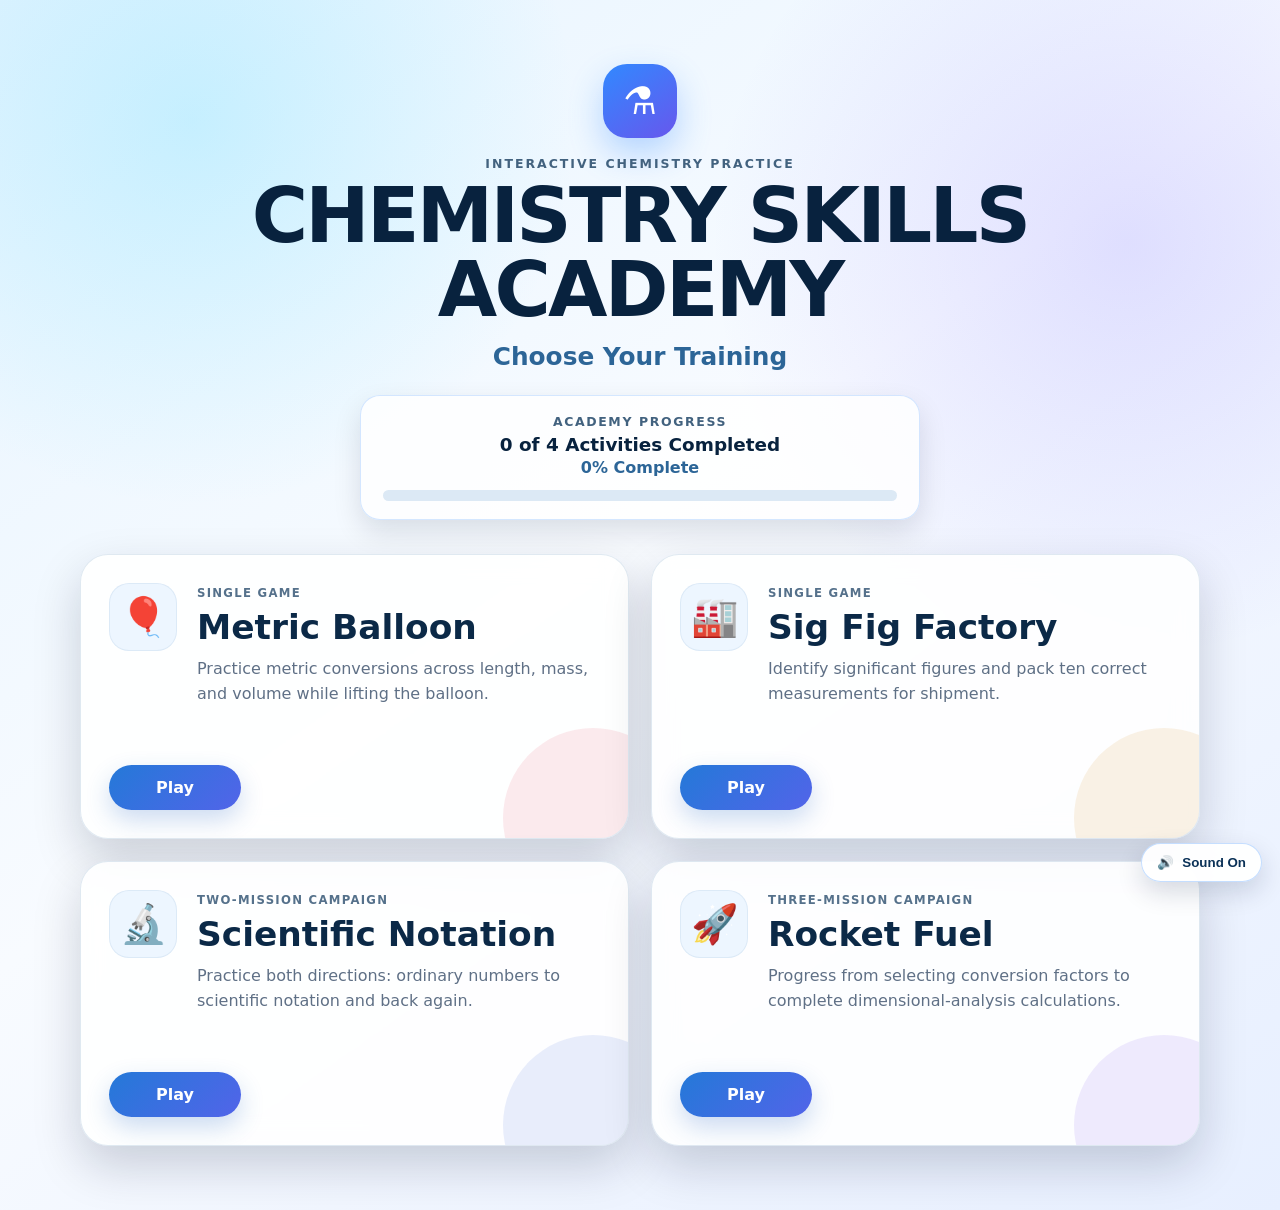
<file: index.html>
<!DOCTYPE html>
<html lang="en">
<head>
  <meta charset="UTF-8" />
  <meta name="viewport" content="width=device-width, initial-scale=1.0" />
  <meta name="theme-color" content="#071b2f" />
  <title>Chemistry Skills Academy</title>
  <link rel="stylesheet" href="shared/academy.css" />
</head>
<body>
  <main class="academy-shell">
    <header class="academy-hero">
      <div class="academy-emblem" aria-hidden="true">⚗</div>
      <p class="eyebrow">Interactive Chemistry Practice</p>
      <h1>CHEMISTRY SKILLS ACADEMY</h1>
      <p class="subtitle">Choose Your Training</p>

      <section class="academy-progress" aria-labelledby="academy-progress-title">
        <p id="academy-progress-title" class="academy-progress__title">Academy Progress</p>
        <strong id="academy-progress-count">0 of 4 Activities Completed</strong>
        <span id="academy-progress-percent">0% Complete</span>
        <div class="academy-progress__track" aria-hidden="true">
          <div id="academy-progress-fill" class="academy-progress__fill"></div>
        </div>
      </section>

      <section id="certificate-claim" class="certificate-claim" aria-labelledby="certificate-claim-title" hidden>
        <div class="certificate-claim__icon" aria-hidden="true">🏆</div>
        <div class="certificate-claim__copy">
          <p class="certificate-claim__eyebrow">Academy Complete</p>
          <h2 id="certificate-claim-title">Create Your Completion Certificate</h2>
          <p>Enter the student name exactly as it should appear on the certificate.</p>
        </div>
        <form id="certificate-form" class="certificate-form">
          <label for="student-name">Student Name</label>
          <div class="certificate-form__row">
            <input id="student-name" name="studentName" type="text" maxlength="70" autocomplete="name" placeholder="Enter student name" required />
            <button type="submit">Generate Certificate</button>
          </div>
          <p id="certificate-name-error" class="certificate-form__error" role="alert" hidden>Please enter a student name.</p>
        </form>
      </section>
    </header>

    <section class="training-grid" aria-label="Available chemistry training activities">
      <article class="training-card balloon-card" data-activity-id="metric-balloon">
        <div class="completion-ribbon" hidden>✓ Completed</div>
        <div class="activity-icon" aria-hidden="true">🎈</div>
        <div class="card-copy">
          <p class="activity-type">Single Game</p>
          <h2>Metric Balloon</h2>
          <p>Practice metric conversions across length, mass, and volume while lifting the balloon.</p>
        </div>
        <a class="play-button" href="metric-balloon/index.html">Play</a>
      </article>

      <article class="training-card factory-card" data-activity-id="sig-fig-factory">
        <div class="completion-ribbon" hidden>✓ Completed</div>
        <div class="activity-icon" aria-hidden="true">🏭</div>
        <div class="card-copy">
          <p class="activity-type">Single Game</p>
          <h2>Sig Fig Factory</h2>
          <p>Identify significant figures and pack ten correct measurements for shipment.</p>
        </div>
        <a class="play-button" href="sig-fig-factory/index.html">Play</a>
      </article>

      <article class="training-card science-card" data-activity-id="scientific-notation">
        <div class="completion-ribbon" hidden>⭐ Campaign Complete</div>
        <div class="activity-icon" aria-hidden="true">🔬</div>
        <div class="card-copy">
          <p class="activity-type">Two-Mission Campaign</p>
          <h2>Scientific Notation</h2>
          <p>Practice both directions: ordinary numbers to scientific notation and back again.</p>
        </div>
        <a class="play-button" href="scientific-notation/index.html">Play</a>
      </article>

      <article class="training-card rocket-card" data-activity-id="rocket-fuel">
        <div class="completion-ribbon" hidden>⭐ Campaign Complete</div>
        <div class="activity-icon" aria-hidden="true">🚀</div>
        <div class="card-copy">
          <p class="activity-type">Three-Mission Campaign</p>
          <h2>Rocket Fuel</h2>
          <p>Progress from selecting conversion factors to complete dimensional-analysis calculations.</p>
        </div>
        <a class="play-button" href="rocket-fuel/index.html">Play</a>
      </article>
    </section>
  </main>

  <div id="certificate-overlay" class="certificate-overlay" hidden>
    <section class="certificate-window" role="dialog" aria-modal="true" aria-labelledby="certificate-title">
      <div class="certificate-actions no-print">
        <button id="certificate-close" class="certificate-action certificate-action--secondary" type="button">Close</button>
        <button id="certificate-print" class="certificate-action" type="button">Print / Save as PDF</button>
      </div>

      <article id="completion-certificate" class="completion-certificate">
        <div class="certificate-border">
          <div class="certificate-emblem" aria-hidden="true">⚗</div>
          <p class="certificate-kicker">Chemistry Skills Academy</p>
          <h2 id="certificate-title">Certificate of Completion</h2>
          <p class="certificate-presented">This certificate is proudly presented to</p>
          <p id="certificate-student-name" class="certificate-student-name">Student Name</p>
          <div class="certificate-name-line"></div>
          <p class="certificate-achievement">for successfully completing all four Chemistry Skills Academy activities</p>
          <div class="certificate-activities" aria-label="Completed activities">
            <span>Metric Balloon</span>
            <span>Sig Fig Factory</span>
            <span>Scientific Notation</span>
            <span>Rocket Fuel</span>
          </div>
          <div class="certificate-footer">
            <div>
              <strong id="certificate-date">Completion Date</strong>
              <span>Date Completed</span>
            </div>
            <div class="certificate-seal" aria-hidden="true">
              <span>100%</span>
              <small>COMPLETE</small>
            </div>
            <div>
              <strong>Chemistry Skills Academy</strong>
              <span>Interactive Skills Training</span>
            </div>
          </div>
        </div>
      </article>
    </section>
  </div>

  <script src="shared/academy.js"></script>
</body>
</html>
</file>
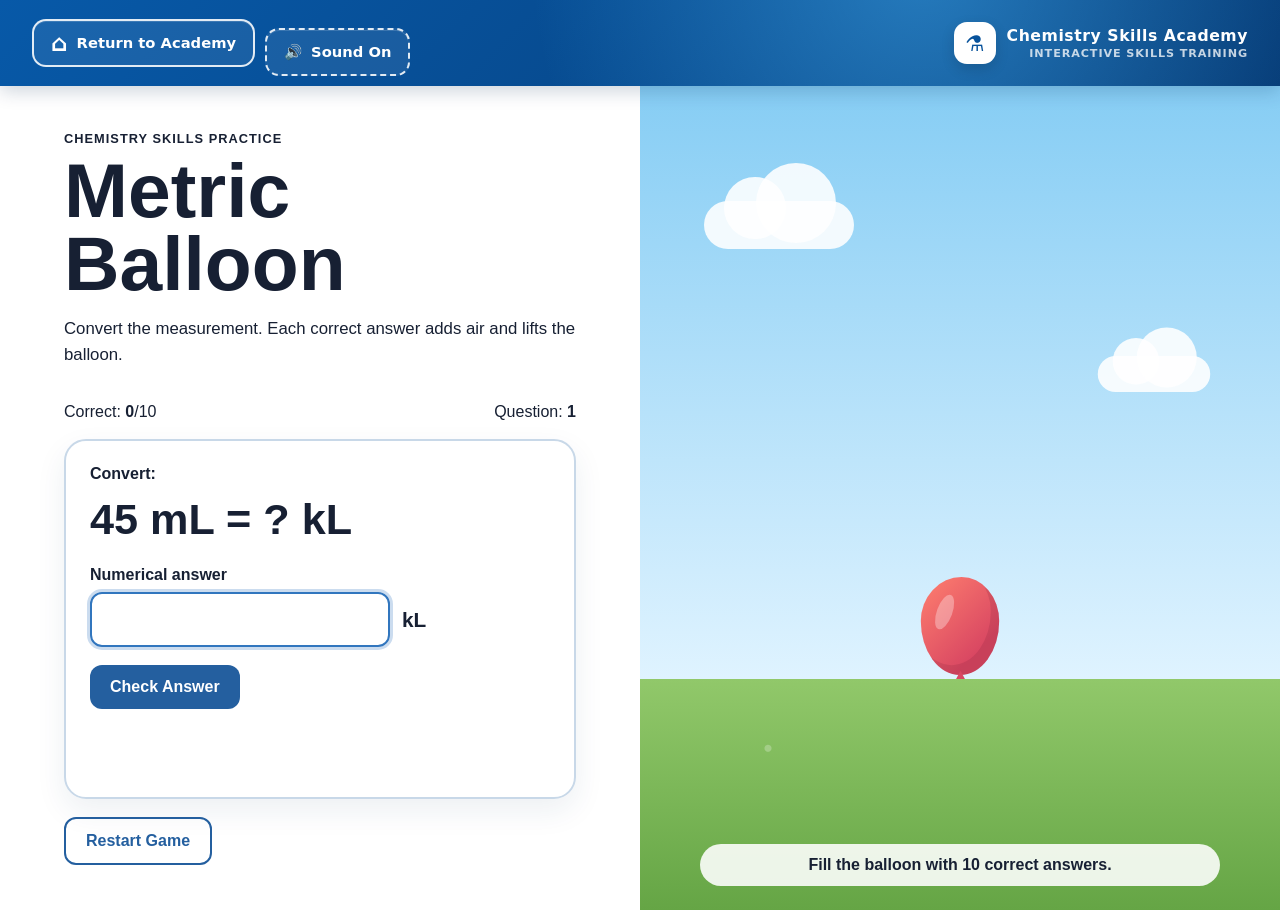
<file: metric-balloon/index.html>
<!DOCTYPE html>
<html lang="en">
<head>
  <meta charset="UTF-8" />
  <meta name="viewport" content="width=device-width, initial-scale=1.0" />
  <title>Metric Balloon v1.2</title>
  <link rel="stylesheet" href="style.css" />
  <link rel="stylesheet" href="../shared/navigation.css" />
</head>
<body>
  <main class="game-shell">
    <section class="game-panel" aria-labelledby="game-title">
      <p class="eyebrow">Chemistry Skills Practice</p>
      <h1 id="game-title">Metric Balloon</h1>
      <p class="instructions">
        Convert the measurement. Each correct answer adds air and lifts the balloon.
      </p>

      <div class="score-row">
        <span>Correct: <strong id="score">0</strong>/10</span>
        <span>Question: <strong id="question-number">1</strong></span>
      </div>

      <div class="problem-card">
        <p class="prompt-label">Convert:</p>
        <p id="problem" class="problem">Loading…</p>

        <form id="answer-form" novalidate>
          <label for="answer">Numerical answer</label>
          <div class="answer-row">
            <input
              id="answer"
              name="answer"
              type="text"
              inputmode="decimal"
              autocomplete="off"
              aria-describedby="target-unit"
              required
            />
            <span id="target-unit" class="unit"></span>
          </div>
          <button id="submit-button" type="submit">Check Answer</button>
        </form>

        <div id="feedback" class="feedback" aria-live="polite"></div>
        <button id="next-button" class="secondary hidden" type="button">Next Problem</button>
      </div>

      <button id="restart-button" class="restart" type="button">Restart Game</button>
    </section>

    <section class="scene" aria-label="Balloon progress scene">
      <div class="sky">
        <div class="cloud cloud-one"></div>
        <div class="cloud cloud-two"></div>
        <div id="balloon-wrap" class="balloon-wrap">
          <div id="balloon" class="balloon">
            <div class="shine"></div>
          </div>
          <div class="knot"></div>
          <div class="string"></div>
          <div class="basket"></div>
        </div>
        <div class="ground"></div>
      </div>
      <p id="progress-message" class="progress-message">Fill the balloon with 10 correct answers.</p>
    </section>
  </main>

  <script src="../shared/academy.js" data-academy-href="../index.html"></script>
  <script src="script.js"></script>
  <script src="../shared/navigation.js" data-academy-href="../index.html"></script>
</body>
</html>
</file>
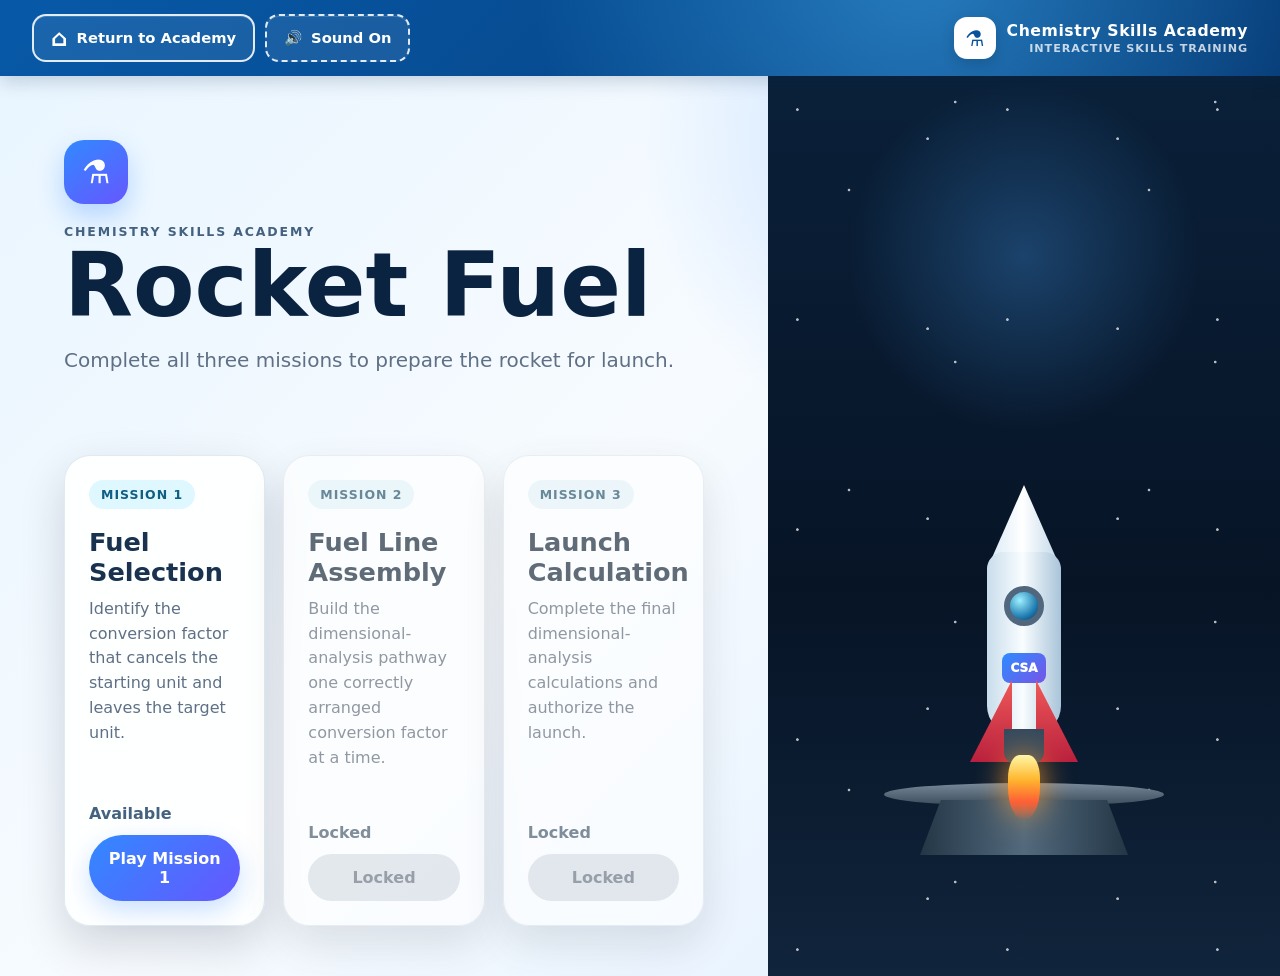
<file: rocket-fuel/index.html>
<!DOCTYPE html>
<html lang="en">
<head>
  <meta charset="UTF-8" />
  <meta name="viewport" content="width=device-width, initial-scale=1.0" />
  <meta name="theme-color" content="#071426" />
  <title>Rocket Fuel Campaign</title>
  <link rel="stylesheet" href="shared/shared.css" />
  <link rel="stylesheet" href="shared/hub.css" />
  <link rel="stylesheet" href="../shared/navigation.css" />
</head>
<body>
  <main class="campaign-shell">
    <header class="campaign-hero">
      <div class="academy-mark" aria-hidden="true">⚗</div>
      <p class="eyebrow">Chemistry Skills Academy</p>
      <h1>Rocket Fuel</h1>
      <p class="campaign-subtitle">Complete all three missions to prepare the rocket for launch.</p>
      <div id="campaignComplete" class="campaign-complete-banner" hidden>⭐⭐⭐ Rocket Fuel Campaign Complete ⭐⭐⭐</div>
    </header>

    <section class="mission-grid" aria-label="Rocket Fuel missions">
      <article class="mission-card" data-mission="1">
        <div class="mission-number">Mission 1</div>
        <h2>Fuel Selection</h2>
        <p>Identify the conversion factor that cancels the starting unit and leaves the target unit.</p>
        <div class="mission-status" id="status1">Available</div>
        <a id="play1" class="play-button" href="mission1/index.html">Play Mission 1</a>
      </article>

      <article class="mission-card" data-mission="2">
        <div class="mission-number">Mission 2</div>
        <h2>Fuel Line Assembly</h2>
        <p>Build the dimensional-analysis pathway one correctly arranged conversion factor at a time.</p>
        <div class="mission-status" id="status2">Locked</div>
        <a id="play2" class="play-button" href="mission2/index.html" aria-disabled="true">Locked</a>
      </article>

      <article class="mission-card" data-mission="3">
        <div class="mission-number">Mission 3</div>
        <h2>Launch Calculation</h2>
        <p>Complete the final dimensional-analysis calculations and authorize the launch.</p>
        <div class="mission-status" id="status3">Locked</div>
        <a id="play3" class="play-button" href="mission3/index.html" aria-disabled="true">Locked</a>
      </article>
    </section>

    <section class="campaign-rocket" aria-label="Rocket Fuel campaign artwork">
      <div class="stars" aria-hidden="true"></div>
      <div class="hub-rocket" aria-hidden="true">
        <div class="hub-nose"></div>
        <div class="hub-body"><div class="hub-window"></div><div class="hub-badge">CSA</div></div>
        <div class="hub-fin hub-fin-left"></div><div class="hub-fin hub-fin-right"></div><div class="hub-engine"></div><div class="hub-flame"></div>
      </div>
      <div class="hub-pad" aria-hidden="true"><div class="hub-pad-top"></div><div class="hub-pad-base"></div></div>
    </section>
  </main>
  <script src="../shared/academy.js" data-academy-href="../index.html"></script>
  <script src="shared/campaign.js"></script>
  <script src="shared/hub.js"></script>
  <script src="../shared/navigation.js" data-academy-href="../index.html"></script>
</body>
</html>
</file>
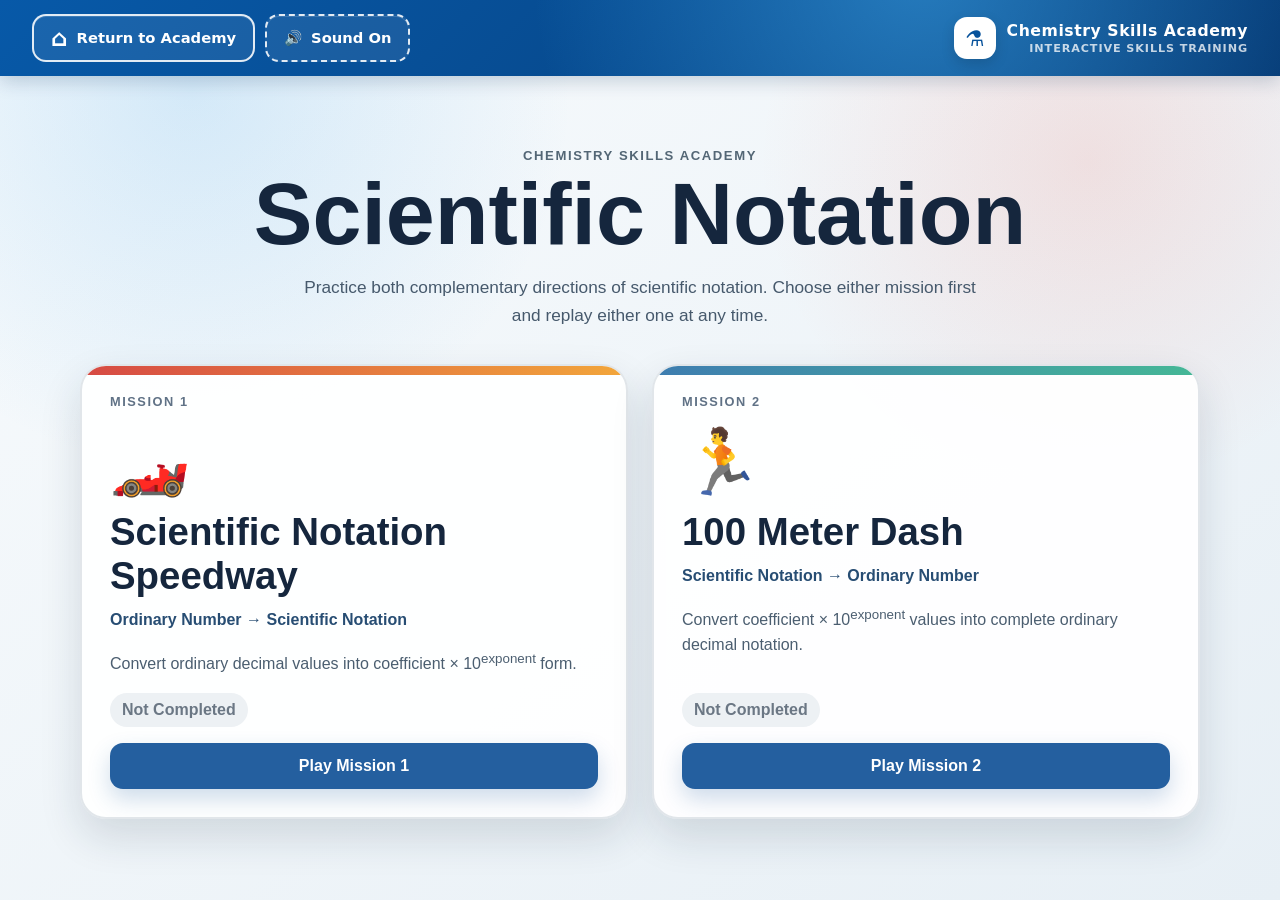
<file: scientific-notation/index.html>
<!DOCTYPE html>
<html lang="en">
<head>
  <meta charset="UTF-8" />
  <meta name="viewport" content="width=device-width, initial-scale=1.0" />
  <meta name="theme-color" content="#15263d" />
  <title>Scientific Notation Campaign</title>
  <link rel="stylesheet" href="shared/shared.css" />
  <link rel="stylesheet" href="../shared/navigation.css" />
</head>
<body class="campaign-page">
  <main class="campaign-shell">
    <header class="campaign-hero">
      <p class="campaign-eyebrow">Chemistry Skills Academy</p>
      <h1>Scientific Notation</h1>
      <p class="campaign-intro">
        Practice both complementary directions of scientific notation. Choose either mission first and replay either one at any time.
      </p>
    </header>

    <section class="mission-grid" aria-label="Scientific notation missions">
      <article class="mission-card mission-speedway">
        <div class="mission-number">Mission 1</div>
        <div class="mission-art" aria-hidden="true">🏎️</div>
        <h2>Scientific Notation Speedway</h2>
        <p class="mission-direction">Ordinary Number → Scientific Notation</p>
        <p>Convert ordinary decimal values into coefficient × 10<sup>exponent</sup> form.</p>
        <div id="mission1-status" class="mission-status" aria-live="polite">Not Completed</div>
        <a class="play-button" href="mission1/index.html">Play Mission 1</a>
      </article>

      <article class="mission-card mission-dash">
        <div class="mission-number">Mission 2</div>
        <div class="mission-art" aria-hidden="true">🏃</div>
        <h2>100 Meter Dash</h2>
        <p class="mission-direction">Scientific Notation → Ordinary Number</p>
        <p>Convert coefficient × 10<sup>exponent</sup> values into complete ordinary decimal notation.</p>
        <div id="mission2-status" class="mission-status" aria-live="polite">Not Completed</div>
        <a class="play-button" href="mission2/index.html">Play Mission 2</a>
      </article>
    </section>

    <section id="campaign-complete" class="campaign-complete" aria-live="polite" hidden>
      <div class="stars" aria-hidden="true">⭐⭐</div>
      <strong>Scientific Notation Campaign Complete</strong>
      <div class="stars" aria-hidden="true">⭐⭐</div>
      <p>You completed both directions of scientific notation during this browser session.</p>
    </section>
  </main>

  <script src="../shared/academy.js" data-academy-href="../index.html"></script>
  <script src="shared/shared.js"></script>
  <script>
    ScientificNotationCampaign.renderHub();
    if (ScientificNotationCampaign.isCampaignComplete()) {
      window.setTimeout(() => Academy.completeActivity("scientific-notation"), 2600);
    }
  </script>
  <script src="../shared/navigation.js" data-academy-href="../index.html"></script>
</body>
</html>
</file>
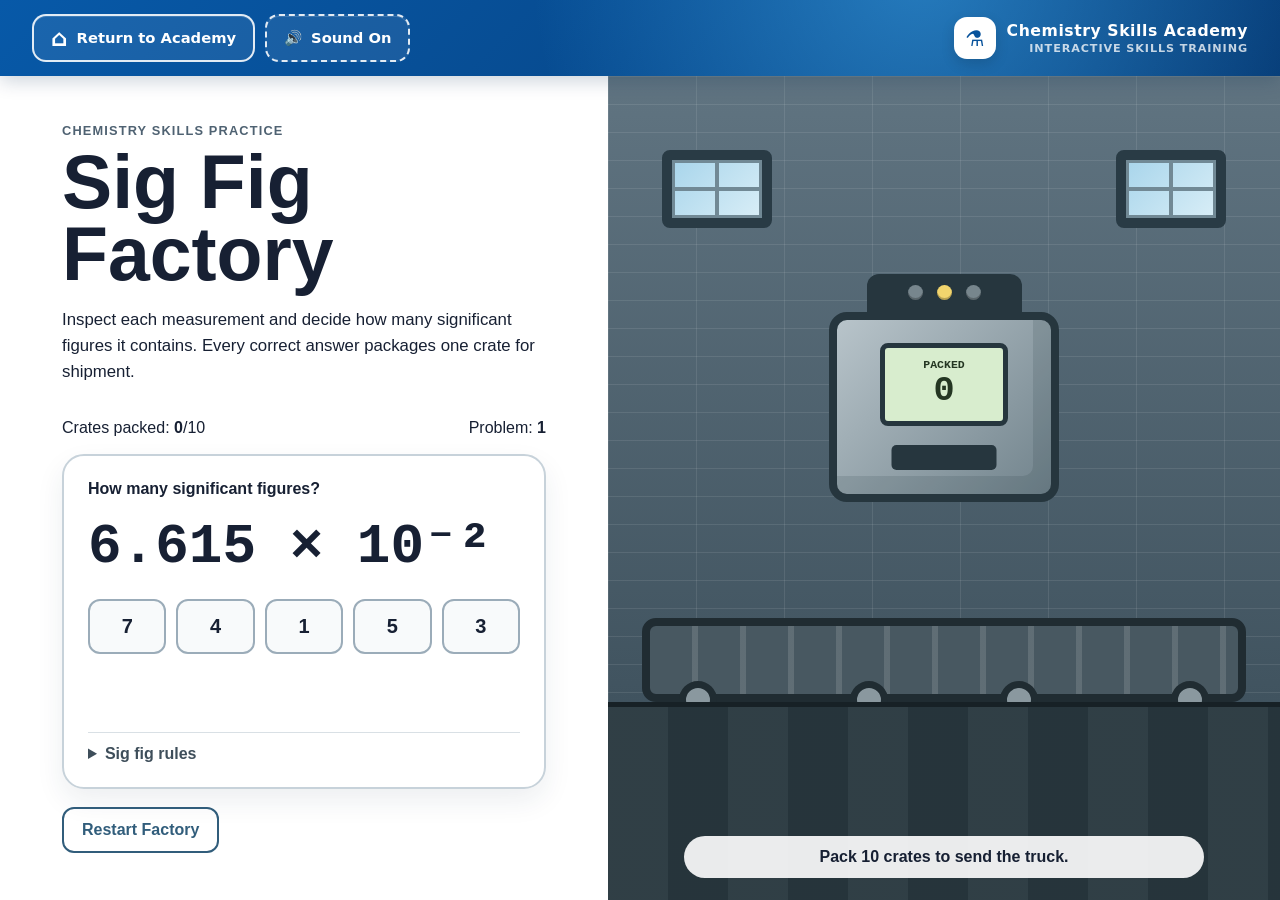
<file: sig-fig-factory/index.html>
<!DOCTYPE html>
<html lang="en">
<head>
  <meta charset="UTF-8" />
  <meta name="viewport" content="width=device-width, initial-scale=1.0" />
  <title>Sig Fig Factory v1</title>
  <link rel="stylesheet" href="style.css" />
  <link rel="stylesheet" href="../shared/navigation.css" />
</head>
<body>
  <main class="game-shell">
    <section class="control-panel" aria-labelledby="game-title">
      <p class="eyebrow">Chemistry Skills Practice</p>
      <h1 id="game-title">Sig Fig Factory</h1>
      <p class="instructions">
        Inspect each measurement and decide how many significant figures it contains.
        Every correct answer packages one crate for shipment.
      </p>

      <div class="score-row">
        <span>Crates packed: <strong id="score">0</strong>/10</span>
        <span>Problem: <strong id="question-number">1</strong></span>
      </div>

      <section class="problem-card" aria-labelledby="problem-label">
        <p id="problem-label" class="prompt-label">How many significant figures?</p>
        <p id="problem" class="problem">Loading…</p>

        <div id="choices" class="choices" role="group" aria-label="Answer choices"></div>

        <div id="feedback" class="feedback" aria-live="polite"></div>

        <details class="rule-box">
          <summary>Sig fig rules</summary>
          <ul>
            <li>All nonzero digits are significant.</li>
            <li>Zeros between significant digits are significant.</li>
            <li>Leading zeros are not significant.</li>
            <li>Trailing zeros after a decimal point are significant.</li>
            <li>In scientific notation, count digits in the coefficient only.</li>
          </ul>
        </details>
      </section>

      <button id="restart-button" class="restart" type="button">Restart Factory</button>
    </section>

    <section class="factory" aria-label="Factory progress animation">
      <div class="factory-wall">
        <div class="window window-one"></div>
        <div class="window window-two"></div>

        <div class="machine">
          <div class="machine-top">
            <span class="light light-one"></span>
            <span class="light light-two"></span>
            <span class="light light-three"></span>
          </div>
          <div class="machine-body">
            <div class="machine-display">
              <span>PACKED</span>
              <strong id="machine-count">0</strong>
            </div>
            <div class="machine-slot"></div>
          </div>
        </div>

        <div class="conveyor">
          <div class="belt-lines"></div>
          <div id="crate-track" class="crate-track" aria-hidden="true"></div>
          <div class="roller roller-one"></div>
          <div class="roller roller-two"></div>
          <div class="roller roller-three"></div>
          <div class="roller roller-four"></div>
        </div>

        <div id="truck" class="truck" aria-hidden="true">
          <div class="truck-box">
            <span id="truck-label">0/10</span>
          </div>
          <div class="truck-cab">
            <div class="truck-window"></div>
          </div>
          <div class="wheel wheel-one"></div>
          <div class="wheel wheel-two"></div>
        </div>

        <div class="floor"></div>
      </div>

      <p id="progress-message" class="progress-message">
        Pack 10 crates to send the truck.
      </p>
    </section>
  </main>

  <script src="../shared/academy.js" data-academy-href="../index.html"></script>
  <script src="script.js"></script>
  <script src="../shared/navigation.js" data-academy-href="../index.html"></script>
</body>
</html>
</file>
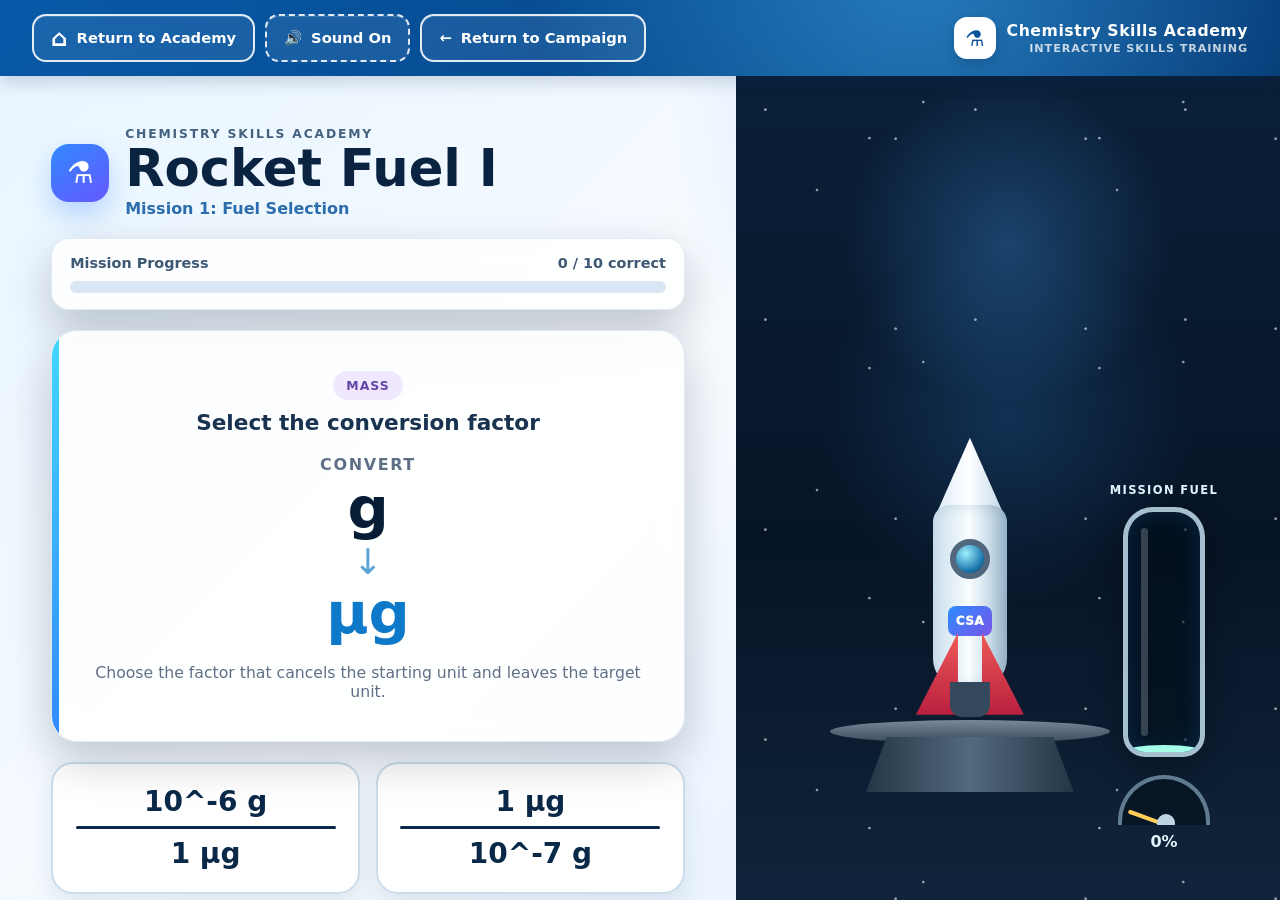
<file: rocket-fuel/mission1/index.html>
<!DOCTYPE html>
<html lang="en">
<head>
  <meta charset="UTF-8" />
  <meta name="viewport" content="width=device-width, initial-scale=1.0" />
  <meta name="theme-color" content="#071426" />
  <title>Rocket Fuel I – Mission 1: Fuel Selection</title>
  <link rel="stylesheet" href="../shared/shared.css" />
  <link rel="stylesheet" href="style.css" />
  <link rel="stylesheet" href="../../shared/navigation.css" />
</head>
<body>
  <main class="game-shell" aria-live="polite">
    <section class="learning-panel" aria-label="Conversion factor challenge">
      <header class="brand-block">
        <div class="academy-mark" aria-hidden="true">⚗</div>
        <div>
          <p class="eyebrow">Chemistry Skills Academy</p>
          <h1>Rocket Fuel I</h1>
          <p class="mission-label">Mission 1: Fuel Selection</p>
        </div>
      </header>

      <div class="progress-card">
        <div class="progress-copy">
          <span>Mission Progress</span>
          <strong id="progressText">0 / 10 correct</strong>
        </div>
        <div class="progress-track" aria-hidden="true">
          <div id="progressFill" class="progress-fill"></div>
        </div>
      </div>

      <section class="question-card" aria-labelledby="questionHeading">
        <p id="familyBadge" class="family-badge">Length</p>
        <h2 id="questionHeading">Select the conversion factor</h2>
        <div class="prompt-stack">
          <span class="prompt-label">Convert</span>
          <strong id="sourceDisplay" class="source-display">450 cm</strong>
          <span class="arrow" aria-hidden="true">↓</span>
          <strong id="targetDisplay" class="target-display">m</strong>
        </div>
        <p class="instruction">Choose the factor that cancels the starting unit and leaves the target unit.</p>
      </section>

      <section id="answerGrid" class="answer-grid" aria-label="Answer choices"></section>

      <div id="feedback" class="feedback" role="status" aria-live="assertive"></div>
    </section>

    <section class="rocket-panel" aria-label="Rocket fuel progress">
      <div class="sky-glow" aria-hidden="true"></div>
      <div id="countdown" class="countdown" aria-hidden="true"></div>
      <div id="missionComplete" class="mission-complete" aria-hidden="true">
        <span>Mission Complete</span>
        <button id="playAgainButton" type="button">Launch Another Mission</button>
      </div>

      <div class="rocket-stage">
        <div id="rocket" class="rocket" aria-hidden="true">
          <div class="rocket-nose"></div>
          <div class="rocket-body">
            <div class="window"></div>
            <div class="rocket-badge">CSA</div>
          </div>
          <div class="fin fin-left"></div>
          <div class="fin fin-right"></div>
          <div class="engine"></div>
          <div class="flame"></div>
        </div>

        <div id="smokeCloud" class="smoke-cloud" aria-hidden="true">
          <span></span><span></span><span></span><span></span><span></span>
        </div>

        <div class="launch-pad" aria-hidden="true">
          <div class="pad-top"></div>
          <div class="pad-base"></div>
        </div>
      </div>

      <aside class="fuel-console" aria-label="Fuel gauge">
        <div class="tank-label">MISSION FUEL</div>
        <div class="fuel-tank">
          <div id="fuelLiquid" class="fuel-liquid"></div>
          <div class="tank-shine"></div>
          <div class="tank-marks" aria-hidden="true">
            <span>100</span><span>75</span><span>50</span><span>25</span><span>0</span>
          </div>
        </div>
        <div class="gauge-row">
          <div class="gauge-shell" aria-hidden="true">
            <div id="gaugeNeedle" class="gauge-needle"></div>
            <div class="gauge-center"></div>
          </div>
          <strong id="fuelPercent">0%</strong>
        </div>
      </aside>
    </section>
  </main>

  <script src="../shared/campaign.js"></script>
  <script>RocketFuelCampaign.initializeMission(1);</script>
  <script src="conversionEngine.js"></script>
  <script src="script.js"></script>
  <script src="../../shared/navigation.js" data-academy-href="../../index.html" data-campaign-href="../index.html"></script>
</body>
</html>
</file>
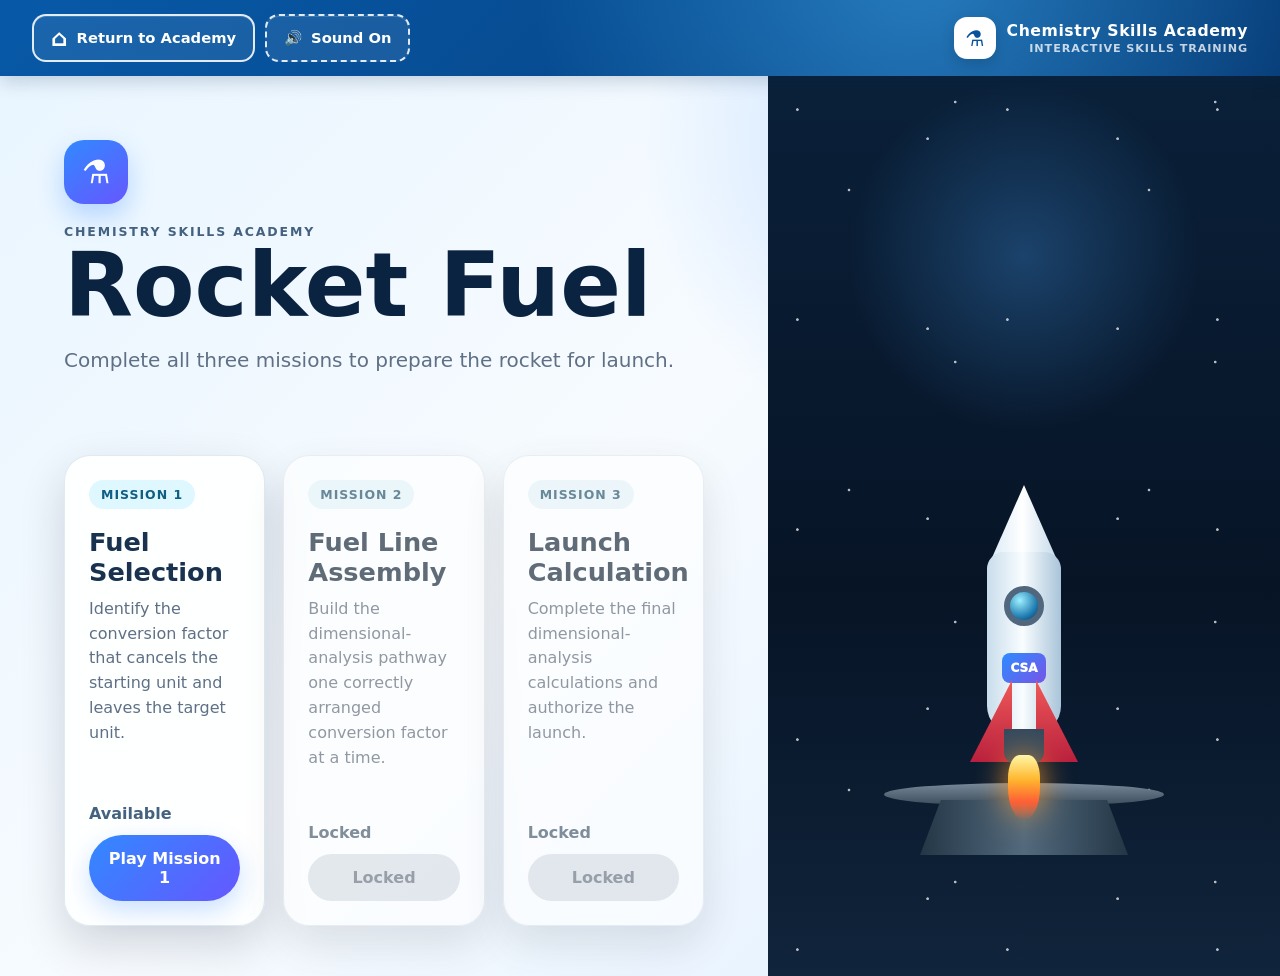
<file: rocket-fuel/mission2/index.html>
<!DOCTYPE html>
<html lang="en">
<head>
  <meta charset="UTF-8" />
  <meta name="viewport" content="width=device-width, initial-scale=1.0" />
  <meta name="theme-color" content="#071426" />
  <title>Rocket Fuel II – Mission 2: Fuel Line Assembly</title>
  <link rel="stylesheet" href="../shared/shared.css" />
  <link rel="stylesheet" href="style.css" />
  <link rel="stylesheet" href="../../shared/navigation.css" />
</head>
<body>
  <main class="game-shell" aria-live="polite">
    <section class="learning-panel" aria-label="Fuel line assembly challenge">
      <header class="brand-block">
        <div class="academy-mark" aria-hidden="true">⚗</div>
        <div>
          <p class="eyebrow">Chemistry Skills Academy</p>
          <h1>Rocket Fuel II</h1>
          <p class="mission-label">Mission 2: Fuel Line Assembly</p>
        </div>
      </header>

      <div class="progress-card">
        <div class="progress-copy">
          <span>Mission Progress</span>
          <strong id="progressText">0 / 10 fuel lines</strong>
        </div>
        <div class="progress-track" aria-hidden="true">
          <div id="progressFill" class="progress-fill"></div>
        </div>
      </div>

      <section class="question-card" aria-labelledby="questionHeading">
        <p id="familyBadge" class="family-badge">Length</p>
        <h2 id="questionHeading">Assemble the fuel line</h2>
        <div class="prompt-stack">
          <span class="prompt-label">Convert</span>
          <strong id="sourceDisplay" class="source-display">450 cm</strong>
          <span class="arrow" aria-hidden="true">↓</span>
          <strong id="targetDisplay" class="target-display">m</strong>
        </div>

        <div class="fuel-line-status" aria-label="Fuel line assembly status">
          <div class="fuel-line-heading">
            <span id="stepText">Conversion factor 1 of 1</span>
            <strong id="currentUnitText">Cancel cm</strong>
          </div>
          <div id="fuelLinePath" class="fuel-line-path"></div>
        </div>

        <p id="instructionText" class="instruction">
          Choose the factor that cancels the current unit and continues toward the target unit.
        </p>
      </section>

      <section id="answerGrid" class="answer-grid" aria-label="Conversion factor choices"></section>

      <div id="feedback" class="feedback" role="status" aria-live="assertive"></div>
    </section>

    <section class="rocket-panel" aria-label="Rocket fuel progress">
      <div class="sky-glow" aria-hidden="true"></div>
      <div id="countdown" class="countdown" aria-hidden="true"></div>
      <div id="missionComplete" class="mission-complete" aria-hidden="true">
        <span>Mission Complete</span>
        <button id="playAgainButton" type="button">Launch Another Mission</button>
      </div>

      <div class="rocket-stage">
        <div id="rocket" class="rocket" aria-hidden="true">
          <div class="rocket-nose"></div>
          <div class="rocket-body">
            <div class="window"></div>
            <div class="rocket-badge">CSA</div>
          </div>
          <div class="fin fin-left"></div>
          <div class="fin fin-right"></div>
          <div class="engine"></div>
          <div class="flame"></div>
        </div>

        <div id="smokeCloud" class="smoke-cloud" aria-hidden="true">
          <span></span><span></span><span></span><span></span><span></span>
        </div>

        <div class="launch-pad" aria-hidden="true">
          <div class="pad-top"></div>
          <div class="pad-base"></div>
        </div>
      </div>

      <aside class="fuel-console" aria-label="Fuel gauge">
        <div class="tank-label">MISSION FUEL</div>
        <div class="fuel-tank">
          <div id="fuelLiquid" class="fuel-liquid"></div>
          <div class="tank-shine"></div>
          <div class="tank-marks" aria-hidden="true">
            <span>100</span><span>75</span><span>50</span><span>25</span><span>0</span>
          </div>
        </div>
        <div class="gauge-row">
          <div class="gauge-shell" aria-hidden="true">
            <div id="gaugeNeedle" class="gauge-needle"></div>
            <div class="gauge-center"></div>
          </div>
          <strong id="fuelPercent">0%</strong>
        </div>
      </aside>
    </section>
  </main>

  <script src="../shared/campaign.js"></script>
  <script>RocketFuelCampaign.initializeMission(2);</script>
  <script src="conversionEngine.js"></script>
  <script src="script.js"></script>
  <script src="../../shared/navigation.js" data-academy-href="../../index.html" data-campaign-href="../index.html"></script>
</body>
</html>
</file>
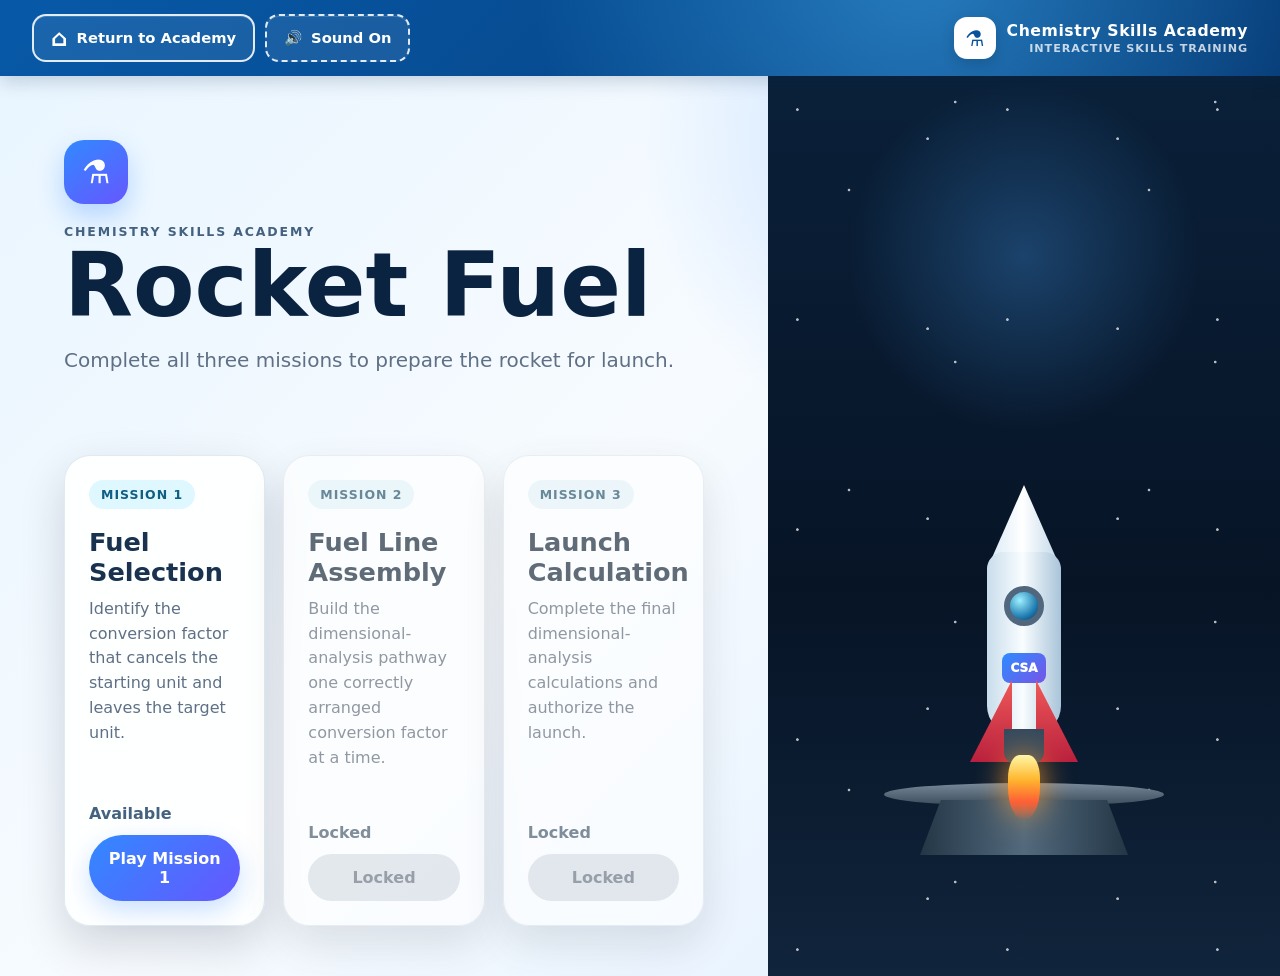
<file: rocket-fuel/mission3/index.html>
<!DOCTYPE html>
<html lang="en">
<head>
  <meta charset="UTF-8" />
  <meta name="viewport" content="width=device-width, initial-scale=1.0" />
  <meta name="theme-color" content="#071426" />
  <title>Rocket Fuel III – Mission 3: Launch Calculation</title>
  <link rel="stylesheet" href="../shared/shared.css" />
  <link rel="stylesheet" href="style.css" />
  <link rel="stylesheet" href="../../shared/navigation.css" />
</head>
<body>
  <main class="game-shell" aria-live="polite">
    <section class="learning-panel" aria-label="Launch calculation challenge">
      <header class="brand-block">
        <div class="academy-mark" aria-hidden="true">⚗</div>
        <div>
          <p class="eyebrow">Chemistry Skills Academy</p>
          <h1>Rocket Fuel III</h1>
          <p class="mission-label">Mission 3: Launch Calculation</p>
        </div>
      </header>

      <div class="progress-card">
        <div class="progress-copy">
          <span>Launch Checklist</span>
          <strong id="progressText">0 / 10 authorized</strong>
        </div>
        <div class="progress-track" aria-hidden="true">
          <div id="progressFill" class="progress-fill"></div>
        </div>
      </div>

      <section class="question-card calculation-card" aria-labelledby="questionHeading">
        <p id="familyBadge" class="family-badge">Length</p>
        <h2 id="questionHeading">Complete the launch calculation</h2>
        <p class="calculation-label">Dimensional-analysis setup</p>
        <div id="calculationSetup" class="calculation-setup" aria-label="Dimensional analysis calculation"></div>
        <p class="instruction">Follow the unit cancellation, complete the arithmetic, and enter the final value and units.</p>
      </section>

      <form id="answerForm" class="answer-entry" novalidate>
        <label class="answer-field">
          <span>Numerical Value</span>
          <input id="numberInput" type="text" inputmode="decimal" autocomplete="off" placeholder="Example: 4.5" aria-label="Numerical value" />
        </label>
        <label class="answer-field unit-field">
          <span>Final Units</span>
          <input id="unitInput" type="text" autocomplete="off" autocapitalize="off" spellcheck="false" placeholder="Example: m" aria-label="Final units" />
        </label>
        <button id="submitButton" class="submit-answer" type="submit">Authorize Checklist Item</button>
      </form>

      <div id="feedback" class="feedback" role="status" aria-live="assertive"></div>
    </section>

    <section class="rocket-panel" aria-label="Rocket fuel progress">
      <div class="sky-glow" aria-hidden="true"></div>
      <div id="countdown" class="countdown" aria-hidden="true"></div>
      <div id="missionComplete" class="mission-complete" aria-hidden="true">
        <span>Mission Complete</span>
        <button id="playAgainButton" type="button">Launch Another Mission</button>
      </div>

      <div class="checklist-console" aria-label="Launch checklist">
        <div class="checklist-title">LAUNCH CHECKLIST</div>
        <ol id="launchChecklist" class="launch-checklist"></ol>
      </div>

      <div class="rocket-stage">
        <div id="rocket" class="rocket" aria-hidden="true">
          <div class="rocket-nose"></div>
          <div class="rocket-body">
            <div class="window"></div>
            <div class="rocket-badge">CSA</div>
          </div>
          <div class="fin fin-left"></div>
          <div class="fin fin-right"></div>
          <div class="engine"></div>
          <div class="flame"></div>
        </div>

        <div id="smokeCloud" class="smoke-cloud" aria-hidden="true">
          <span></span><span></span><span></span><span></span><span></span>
        </div>

        <div class="launch-pad" aria-hidden="true">
          <div class="pad-top"></div>
          <div class="pad-base"></div>
        </div>
      </div>

      <aside class="fuel-console" aria-label="Fuel gauge">
        <div class="tank-label">MISSION FUEL</div>
        <div class="fuel-tank">
          <div id="fuelLiquid" class="fuel-liquid"></div>
          <div class="tank-shine"></div>
          <div class="tank-marks" aria-hidden="true">
            <span>100</span><span>75</span><span>50</span><span>25</span><span>0</span>
          </div>
        </div>
        <div class="gauge-row">
          <div class="gauge-shell" aria-hidden="true">
            <div id="gaugeNeedle" class="gauge-needle"></div>
            <div class="gauge-center"></div>
          </div>
          <strong id="fuelPercent">0%</strong>
        </div>
      </aside>
    </section>
  </main>

  <script src="../../shared/academy.js" data-academy-href="../../index.html"></script>
  <script src="../shared/campaign.js"></script>
  <script>RocketFuelCampaign.initializeMission(3);</script>
  <script src="conversionEngine.js"></script>
  <script src="script.js"></script>
  <script src="../../shared/navigation.js" data-academy-href="../../index.html" data-campaign-href="../index.html"></script>
</body>
</html>
</file>
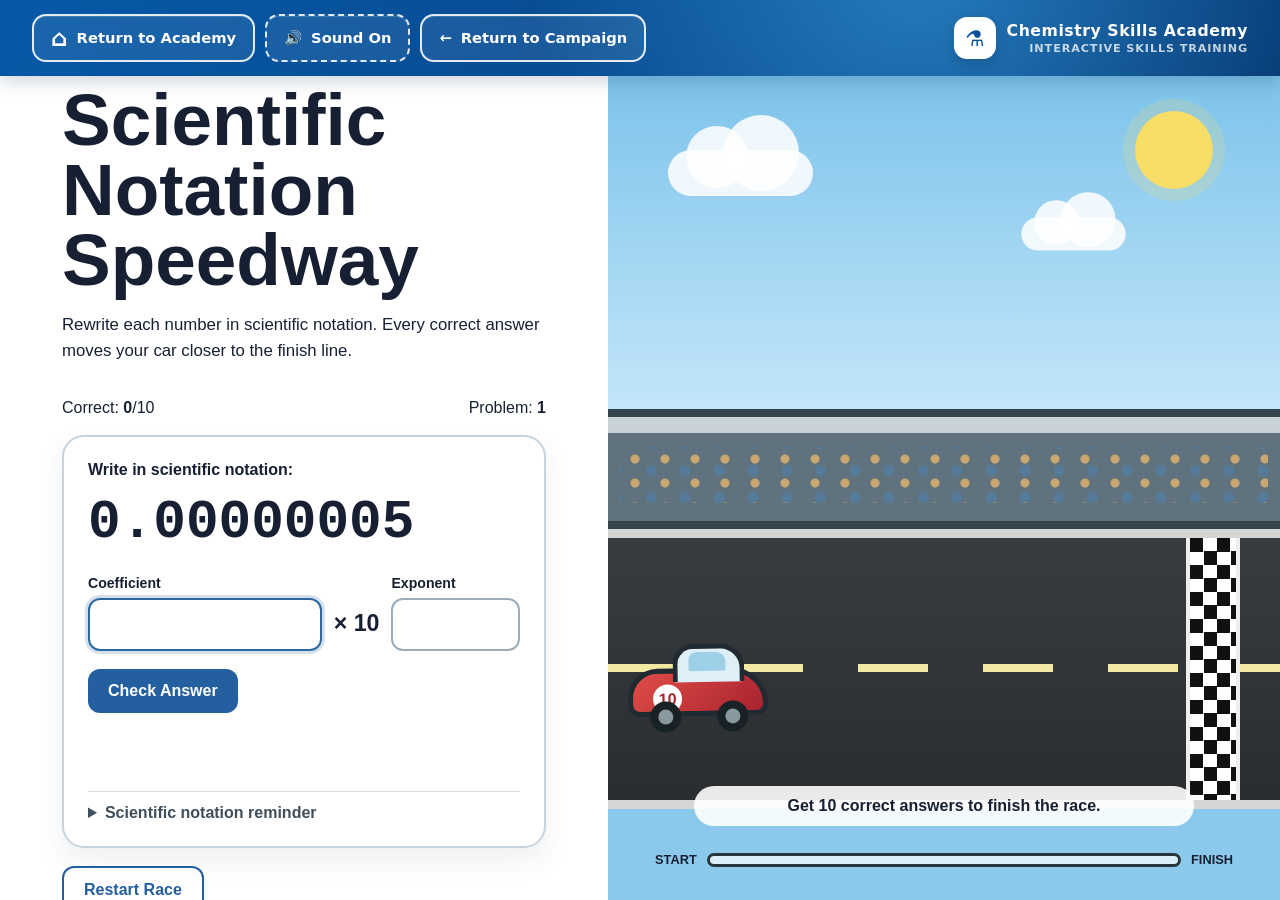
<file: scientific-notation/mission1/index.html>
<!DOCTYPE html>
<html lang="en">
<head>
  <meta charset="UTF-8" />
  <meta name="viewport" content="width=device-width, initial-scale=1.0" />
  <title>Scientific Notation Speedway v1</title>
  <link rel="stylesheet" href="../shared/shared.css" />
  <link rel="stylesheet" href="style.css" />
  <link rel="stylesheet" href="../../shared/navigation.css" />
</head>
<body>
  <a class="campaign-return" href="../index.html" aria-label="Return to Scientific Notation campaign">← Return to Campaign</a>
  <main class="game-shell">
    <section class="control-panel" aria-labelledby="game-title">
      <p class="eyebrow">Chemistry Skills Practice</p>
      <h1 id="game-title">Scientific Notation Speedway</h1>
      <p class="instructions">
        Rewrite each number in scientific notation. Every correct answer moves your car closer to the finish line.
      </p>

      <div class="score-row">
        <span>Correct: <strong id="score">0</strong>/10</span>
        <span>Problem: <strong id="question-number">1</strong></span>
      </div>

      <section class="problem-card">
        <p class="prompt-label">Write in scientific notation:</p>
        <p id="problem" class="problem">Loading…</p>

        <div class="notation-entry" aria-label="Scientific notation answer">
          <label class="field">
            <span>Coefficient</span>
            <input id="coefficient" type="text" inputmode="decimal" autocomplete="off" />
          </label>

          <span class="times">× 10</span>

          <label class="field exponent-field">
            <span>Exponent</span>
            <input id="exponent" type="text" inputmode="numeric" autocomplete="off" />
          </label>
        </div>

        <button id="submit-button" type="button">Check Answer</button>

        <div id="feedback" class="feedback" aria-live="polite"></div>

        <details class="rule-box">
          <summary>Scientific notation reminder</summary>
          <p>
            The coefficient must be at least 1 but less than 10. The exponent tells how many places the decimal moved.
          </p>
        </details>
      </section>

      <button id="restart-button" class="restart" type="button">Restart Race</button>
    </section>

    <section class="race-scene" aria-label="Race progress animation">
      <div class="sky">
        <div class="cloud cloud-one"></div>
        <div class="cloud cloud-two"></div>
        <div class="sun"></div>
      </div>

      <div class="grandstand">
        <div class="crowd"></div>
      </div>

      <div class="track">
        <div class="lane-markers"></div>
        <div id="car" class="car">
          <div class="car-body">
            <div class="car-window"></div>
            <span class="car-number">10</span>
          </div>
          <div class="wheel wheel-left"></div>
          <div class="wheel wheel-right"></div>
        </div>

        <div class="finish-line">
          <div class="finish-banner">FINISH</div>
        </div>
      </div>

      <div class="progress-strip">
        <span>START</span>
        <div class="progress-track">
          <div id="progress-fill" class="progress-fill"></div>
        </div>
        <span>FINISH</span>
      </div>

      <p id="progress-message" class="progress-message">
        Get 10 correct answers to finish the race.
      </p>
    </section>
  </main>

  <script src="../../shared/academy.js" data-academy-href="../../index.html"></script>
  <script src="../shared/shared.js"></script>
  <script src="script.js"></script>
  <script src="../../shared/navigation.js" data-academy-href="../../index.html" data-campaign-href="../index.html"></script>
</body>
</html>
</file>
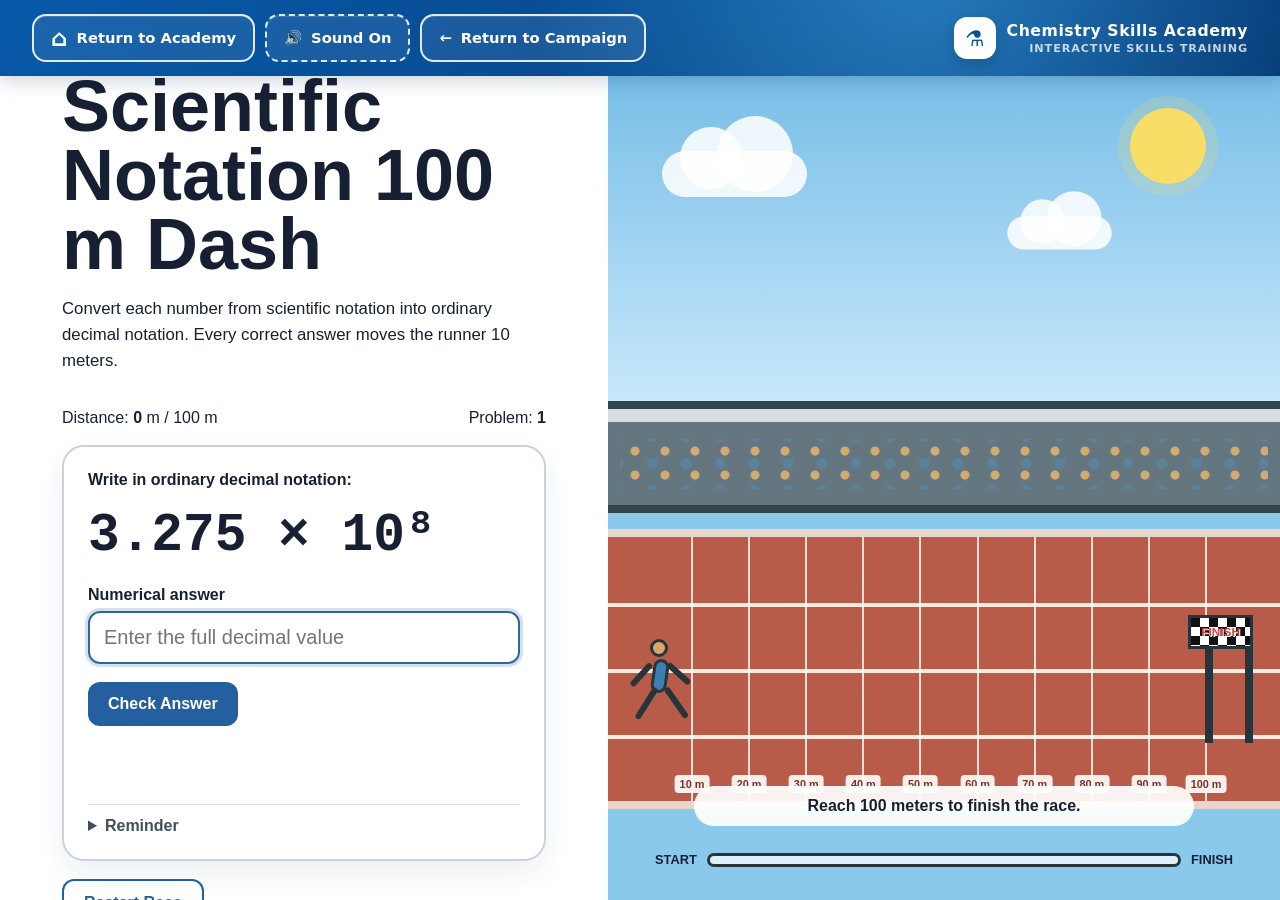
<file: scientific-notation/mission2/index.html>
<!DOCTYPE html>
<html lang="en">
<head>
  <meta charset="UTF-8" />
  <meta name="viewport" content="width=device-width, initial-scale=1.0" />
  <title>Scientific Notation 100 m Dash v1</title>
  <link rel="stylesheet" href="../shared/shared.css" />
  <link rel="stylesheet" href="style.css" />
  <link rel="stylesheet" href="../../shared/navigation.css" />
</head>
<body>
  <a class="campaign-return" href="../index.html" aria-label="Return to Scientific Notation campaign">← Return to Campaign</a>
  <main class="game-shell">
    <section class="control-panel" aria-labelledby="game-title">
      <p class="eyebrow">Chemistry Skills Practice</p>
      <h1 id="game-title">Scientific Notation 100 m Dash</h1>
      <p class="instructions">
        Convert each number from scientific notation into ordinary decimal notation. Every correct answer moves the runner 10 meters.
      </p>

      <div class="score-row">
        <span>Distance: <strong id="score">0</strong> m / 100 m</span>
        <span>Problem: <strong id="question-number">1</strong></span>
      </div>

      <section class="problem-card">
        <p class="prompt-label">Write in ordinary decimal notation:</p>
        <p id="problem" class="problem">Loading…</p>

        <label for="answer">Numerical answer</label>
        <input
          id="answer"
          type="text"
          inputmode="decimal"
          autocomplete="off"
          placeholder="Enter the full decimal value"
        />

        <button id="submit-button" type="button">Check Answer</button>

        <div id="feedback" class="feedback" aria-live="polite"></div>

        <details class="rule-box">
          <summary>Reminder</summary>
          <p>
            A positive exponent moves the decimal to the right. A negative exponent moves it to the left.
          </p>
        </details>
      </section>

      <button id="restart-button" class="restart" type="button">Restart Race</button>
    </section>

    <section class="track-scene" aria-label="Running track progress animation">
      <div class="stadium-sky">
        <div class="sun"></div>
        <div class="cloud cloud-one"></div>
        <div class="cloud cloud-two"></div>
      </div>

      <div class="stands">
        <div class="crowd"></div>
      </div>

      <div class="track">
        <div class="lane lane-one"></div>
        <div class="lane lane-two"></div>
        <div class="lane lane-three"></div>

        <div id="distance-markers" class="distance-markers" aria-hidden="true"></div>

        <div id="runner" class="runner" aria-hidden="true">
          <div class="head"></div>
          <div class="torso"></div>
          <div class="arm arm-left"></div>
          <div class="arm arm-right"></div>
          <div class="leg leg-left"></div>
          <div class="leg leg-right"></div>
        </div>

        <div class="finish-post finish-left"></div>
        <div class="finish-post finish-right"></div>
        <div class="finish-banner">FINISH</div>
      </div>

      <div class="progress-strip">
        <span>START</span>
        <div class="progress-track">
          <div id="progress-fill" class="progress-fill"></div>
        </div>
        <span>FINISH</span>
      </div>

      <p id="progress-message" class="progress-message">
        Reach 100 meters to finish the race.
      </p>
    </section>
  </main>

  <script src="../../shared/academy.js" data-academy-href="../../index.html"></script>
  <script src="../shared/shared.js"></script>
  <script src="script.js"></script>
  <script src="../../shared/navigation.js" data-academy-href="../../index.html" data-campaign-href="../index.html"></script>
</body>
</html>
</file>
<file: shared/academy.css>
:root {
  --navy-950: #04101e;
  --navy-900: #071b2f;
  --navy-800: #0c2a47;
  --blue: #3189ff;
  --cyan: #42d7ff;
  --ink: #10213a;
  --muted: #5f7086;
  --paper: #f7fbff;
  --shadow: 0 20px 48px rgba(0, 18, 42, 0.18);
}

* { box-sizing: border-box; }
html, body { min-height: 100%; }
body {
  margin: 0;
  font-family: Inter, ui-sans-serif, system-ui, -apple-system, BlinkMacSystemFont, "Segoe UI", sans-serif;
  color: var(--ink);
  background:
    radial-gradient(circle at 15% 10%, rgba(66, 215, 255, 0.22), transparent 25%),
    radial-gradient(circle at 88% 20%, rgba(103, 85, 255, 0.17), transparent 28%),
    linear-gradient(145deg, #e6f4ff 0%, #f8fbff 46%, #e7efff 100%);
}

.academy-shell { min-height: 100vh; padding: clamp(28px, 5vw, 72px); }
.academy-hero { max-width: 1120px; margin: 0 auto 34px; text-align: center; }
.academy-emblem {
  width: 74px; height: 74px; margin: 0 auto 18px; border-radius: 24px;
  display: grid; place-items: center; color: white; font-size: 38px;
  background: linear-gradient(145deg, var(--blue), #6757ed);
  box-shadow: 0 15px 34px rgba(49, 137, 255, 0.32);
}
.eyebrow { margin: 0 0 8px; color: #42627f; font-size: .78rem; font-weight: 900; letter-spacing: .16em; text-transform: uppercase; }
h1 { margin: 0; color: #08223e; font-size: clamp(2.35rem, 6vw, 5.4rem); line-height: .96; letter-spacing: -.035em; }
.subtitle { margin: 16px 0 0; color: #2c6597; font-size: clamp(1.15rem, 2.3vw, 1.55rem); font-weight: 850; }
.training-grid { max-width: 1120px; margin: 0 auto; display: grid; grid-template-columns: repeat(2, minmax(0, 1fr)); gap: 22px; }
.training-card {
  position: relative; min-height: 285px; padding: 28px; overflow: hidden;
  display: grid; grid-template-columns: auto 1fr; grid-template-rows: 1fr auto;
  gap: 18px 20px; border: 1px solid rgba(39, 103, 159, .14); border-radius: 28px;
  background: rgba(255, 255, 255, .88); box-shadow: var(--shadow); backdrop-filter: blur(12px);
}
.training-card::after { content: ""; position: absolute; inset: auto -55px -70px auto; width: 180px; height: 180px; border-radius: 50%; opacity: .12; background: currentColor; }
.activity-icon { width: 68px; height: 68px; display: grid; place-items: center; border-radius: 20px; font-size: 38px; background: #edf6ff; box-shadow: inset 0 0 0 1px rgba(30, 95, 150, .08); }
.card-copy { min-width: 0; }
.activity-type { margin: 3px 0 7px; color: #55718b; font-size: .73rem; font-weight: 900; letter-spacing: .11em; text-transform: uppercase; }
h2 { margin: 0 0 10px; color: #0b2947; font-size: clamp(1.55rem, 3vw, 2.15rem); }
.card-copy > p:last-child { margin: 0; color: var(--muted); line-height: 1.55; }
.play-button {
  grid-column: 1 / -1; justify-self: start; display: inline-flex; align-items: center; justify-content: center;
  min-width: 132px; padding: 13px 23px; border-radius: 999px; color: white; text-decoration: none;
  font-weight: 900; background: linear-gradient(135deg, #2479d8, #5264e9); box-shadow: 0 10px 24px rgba(42, 106, 196, .24);
  transition: transform .16s ease, filter .16s ease;
}
.play-button:hover, .play-button:focus-visible { transform: translateY(-2px); filter: brightness(1.06); outline: none; }
.balloon-card { color: #e05369; }
.factory-card { color: #d5942c; }
.science-card { color: #4d72de; }
.rocket-card { color: #8358e8; }

@media (max-width: 760px) {
  .academy-shell { padding: 24px 15px 36px; }
  .training-grid { grid-template-columns: 1fr; }
  .training-card { min-height: 245px; padding: 22px; }
}

@media (max-width: 430px) {
  .training-card { grid-template-columns: 1fr; }
  .activity-icon { width: 60px; height: 60px; font-size: 33px; }
}


.academy-progress {
  width: min(560px, 100%);
  margin: 24px auto 0;
  padding: 18px 22px;
  border: 1px solid rgba(49, 137, 255, .2);
  border-radius: 20px;
  background: rgba(255, 255, 255, .82);
  box-shadow: 0 12px 28px rgba(0, 18, 42, .12);
}
.academy-progress__title { margin: 0 0 5px; color: #42627f; font-size: .78rem; font-weight: 900; letter-spacing: .13em; text-transform: uppercase; }
.academy-progress strong, .academy-progress span { display: block; }
.academy-progress strong { color: #08223e; font-size: 1.15rem; }
.academy-progress span { margin-top: 3px; color: #2c6597; font-weight: 800; }
.academy-progress__track { height: 11px; margin-top: 13px; overflow: hidden; border-radius: 999px; background: #dce9f5; }
.academy-progress__fill { width: 0; height: 100%; border-radius: inherit; background: linear-gradient(90deg, #3189ff, #42d7ff); transition: width .35s ease; }
.completion-ribbon { position: absolute; z-index: 2; top: 17px; right: 17px; padding: 8px 12px; border-radius: 999px; color: #11643d; background: #ddf7e8; border: 1px solid #8dd8ae; font-size: .78rem; font-weight: 900; box-shadow: 0 6px 16px rgba(22, 112, 68, .13); }
.training-card.completed { border-color: rgba(42, 170, 101, .52); box-shadow: 0 20px 48px rgba(22, 112, 68, .16); }
@media (max-width: 520px) { .completion-ribbon { position: static; grid-column: 1 / -1; justify-self: start; } }

.certificate-claim {
  width: min(760px, 100%);
  margin: 22px auto 0;
  padding: 22px;
  display: grid;
  grid-template-columns: auto 1fr;
  gap: 14px 18px;
  align-items: center;
  border: 2px solid rgba(213, 164, 42, .55);
  border-radius: 24px;
  background: linear-gradient(135deg, rgba(255, 250, 218, .96), rgba(255, 255, 255, .94));
  box-shadow: 0 16px 34px rgba(137, 99, 8, .15);
  text-align: left;
}
.certificate-claim[hidden] { display: none; }
.certificate-claim__icon { width: 64px; height: 64px; display: grid; place-items: center; border-radius: 20px; background: #fff3ae; font-size: 34px; }
.certificate-claim__eyebrow { margin: 0 0 4px; color: #8a6300; font-size: .72rem; font-weight: 950; letter-spacing: .13em; text-transform: uppercase; }
.certificate-claim h2 { margin: 0 0 5px; font-size: clamp(1.35rem, 3vw, 1.85rem); }
.certificate-claim__copy > p:last-child { margin: 0; color: #5e6570; line-height: 1.45; }
.certificate-form { grid-column: 1 / -1; }
.certificate-form label { display: block; margin-bottom: 7px; color: #304b66; font-size: .82rem; font-weight: 900; }
.certificate-form__row { display: flex; gap: 10px; }
.certificate-form input { flex: 1; min-width: 0; padding: 13px 15px; border: 2px solid #b7c8d8; border-radius: 12px; background: white; color: var(--ink); font: inherit; font-size: 1rem; }
.certificate-form input:focus { outline: 3px solid rgba(49,137,255,.2); border-color: var(--blue); }
.certificate-form button, .certificate-action { border: 0; border-radius: 12px; padding: 13px 19px; color: white; background: linear-gradient(135deg, #2479d8, #5264e9); font: inherit; font-weight: 900; cursor: pointer; }
.certificate-form__error { margin: 7px 0 0; color: #a32e35; font-weight: 800; }

.certificate-overlay { position: fixed; z-index: 5000; inset: 0; padding: 24px; overflow: auto; background: rgba(3, 18, 34, .78); }
.certificate-overlay[hidden] { display: none; }
.certificate-window { width: min(1050px, 100%); margin: 0 auto; }
.certificate-actions { display: flex; justify-content: flex-end; gap: 10px; margin-bottom: 12px; }
.certificate-action--secondary { color: #16324e; background: white; }
.completion-certificate { aspect-ratio: 1.414 / 1; min-height: 620px; padding: clamp(18px, 3vw, 34px); background: #fffdf5; box-shadow: 0 28px 70px rgba(0,0,0,.38); }
.certificate-border { height: 100%; padding: clamp(24px, 5vw, 58px); display: flex; flex-direction: column; align-items: center; justify-content: center; border: 5px double #b98c25; outline: 2px solid #173d67; outline-offset: -13px; text-align: center; background: radial-gradient(circle at 50% 40%, rgba(255,245,185,.45), transparent 44%); }
.certificate-emblem { width: 70px; height: 70px; display: grid; place-items: center; border-radius: 50%; color: white; background: linear-gradient(145deg, #3189ff, #6757ed); font-size: 36px; box-shadow: 0 10px 24px rgba(49,137,255,.25); }
.certificate-kicker { margin: 15px 0 5px; color: #355574; font-size: .88rem; font-weight: 950; letter-spacing: .2em; text-transform: uppercase; }
.completion-certificate h2 { margin: 0; color: #0b2a49; font-family: Georgia, "Times New Roman", serif; font-size: clamp(2.3rem, 6vw, 4.8rem); font-weight: 700; }
.certificate-presented { margin: 22px 0 5px; color: #64717e; font-family: Georgia, "Times New Roman", serif; font-size: 1.15rem; }
.certificate-student-name { max-width: 90%; margin: 5px 0 3px; overflow-wrap: anywhere; color: #173d67; font-family: Georgia, "Times New Roman", serif; font-size: clamp(2rem, 5vw, 4rem); font-style: italic; }
.certificate-name-line { width: min(620px, 85%); border-bottom: 2px solid #b98c25; }
.certificate-achievement { max-width: 720px; margin: 18px auto 14px; color: #35485b; font-family: Georgia, "Times New Roman", serif; font-size: clamp(1rem, 2vw, 1.28rem); line-height: 1.5; }
.certificate-activities { display: flex; flex-wrap: wrap; justify-content: center; gap: 8px; }
.certificate-activities span { padding: 6px 10px; border-radius: 999px; color: #244869; background: #eaf4ff; font-size: .78rem; font-weight: 850; }
.certificate-footer { width: 100%; margin-top: auto; padding-top: 24px; display: grid; grid-template-columns: 1fr auto 1fr; align-items: end; gap: 24px; }
.certificate-footer > div:first-child { text-align: left; }
.certificate-footer > div:last-child { text-align: right; }
.certificate-footer strong, .certificate-footer span { display: block; }
.certificate-footer strong { color: #173d67; font-size: .9rem; }
.certificate-footer span { margin-top: 6px; padding-top: 5px; border-top: 1px solid #9d8a5f; color: #69737d; font-size: .72rem; text-transform: uppercase; }
.certificate-seal { width: 92px; height: 92px; display: grid; place-content: center; border: 4px double #a97b16; border-radius: 50%; color: #855d05; background: #fff2a8; }
.certificate-seal span { margin: 0; padding: 0; border: 0; color: inherit; font-size: 1.35rem; font-weight: 950; }
.certificate-seal small { font-size: .57rem; font-weight: 950; letter-spacing: .12em; }

@media (max-width: 680px) {
  .certificate-form__row { flex-direction: column; }
  .certificate-form button { width: 100%; }
  .certificate-overlay { padding: 10px; }
  .completion-certificate { min-height: 680px; aspect-ratio: auto; }
  .certificate-border { padding: 30px 20px; }
  .certificate-footer { grid-template-columns: 1fr; justify-items: center; gap: 14px; }
  .certificate-footer > div:first-child, .certificate-footer > div:last-child { text-align: center; }
  .certificate-seal { grid-row: 1; }
}

@media print {
  @page { size: landscape; margin: 0; }
  body * { visibility: hidden !important; }
  #certificate-overlay, #certificate-overlay *, #completion-certificate, #completion-certificate * { visibility: visible !important; }
  #certificate-overlay { position: absolute; inset: 0; padding: 0; overflow: visible; background: white; }
  .certificate-window { width: 100%; margin: 0; }
  .no-print { display: none !important; }
  .completion-certificate { width: 100vw; height: 100vh; min-height: 0; padding: 18px; box-shadow: none; print-color-adjust: exact; -webkit-print-color-adjust: exact; }
}


.academy-sound-toggle { position:fixed; z-index:50; right:18px; bottom:18px; display:inline-flex; align-items:center; gap:8px; padding:11px 15px; border:1px solid rgba(49,137,255,.28); border-radius:999px; color:#0a3157; background:rgba(255,255,255,.95); box-shadow:0 10px 26px rgba(0,25,60,.16); font-weight:900; cursor:pointer; }
.progress-celebrate { animation: academy-progress-celebrate .7s ease both; }
.training-card.completed { animation: academy-card-complete .65s ease both; }
#certificate-claim:not([hidden]) { animation: academy-certificate-reveal .7s ease both; }
@keyframes academy-progress-celebrate { 0% { transform:scaleX(.96); filter:brightness(1); } 50% { transform:scaleX(1.015); filter:brightness(1.25); } 100% { transform:scaleX(1); filter:brightness(1); } }
@keyframes academy-card-complete { 0% { transform:translateY(6px); } 55% { transform:translateY(-3px); } 100% { transform:translateY(0); } }
@keyframes academy-certificate-reveal { from { opacity:0; transform:translateY(16px) scale(.98); } to { opacity:1; transform:none; } }
@media (prefers-reduced-motion: reduce) { .progress-celebrate, .training-card.completed, #certificate-claim:not([hidden]) { animation:none; } }
</file>
<file: metric-balloon/style.css>
* {
  box-sizing: border-box;
}

:root {
  font-family: Arial, Helvetica, sans-serif;
  color: #172033;
  background: #eef5fb;
}

body {
  margin: 0;
  min-height: 100vh;
}

button,
input {
  font: inherit;
}

.game-shell {
  min-height: 100vh;
  display: grid;
  grid-template-columns: minmax(320px, 1fr) minmax(320px, 1fr);
}

.game-panel {
  padding: clamp(24px, 5vw, 64px);
  display: flex;
  flex-direction: column;
  justify-content: center;
  background: #ffffff;
}

.eyebrow {
  margin: 0 0 8px;
  font-weight: 700;
  letter-spacing: 0.08em;
  text-transform: uppercase;
  font-size: 0.8rem;
}

h1 {
  margin: 0;
  font-size: clamp(2.3rem, 6vw, 4.8rem);
  line-height: 0.95;
}

.instructions {
  max-width: 560px;
  font-size: 1.05rem;
  line-height: 1.55;
}

.score-row {
  display: flex;
  justify-content: space-between;
  gap: 16px;
  margin: 18px 0;
  font-size: 1rem;
}

.problem-card {
  border: 2px solid #c8d8e8;
  border-radius: 22px;
  padding: 24px;
  box-shadow: 0 12px 30px rgba(31, 64, 104, 0.08);
}

.prompt-label {
  margin: 0;
  font-weight: 700;
}

.problem {
  margin: 12px 0 22px;
  font-size: clamp(1.7rem, 4vw, 2.7rem);
  font-weight: 800;
}

label {
  display: block;
  margin-bottom: 8px;
  font-weight: 700;
}

.answer-row {
  display: flex;
  align-items: center;
  gap: 12px;
}

input {
  width: min(100%, 300px);
  padding: 14px 16px;
  border: 2px solid #9bb2c9;
  border-radius: 12px;
  font-size: 1.25rem;
}

input:focus {
  outline: 3px solid rgba(49, 118, 190, 0.25);
  border-color: #3176be;
}

.unit {
  font-size: 1.3rem;
  font-weight: 800;
}

button {
  margin-top: 18px;
  border: 0;
  border-radius: 12px;
  padding: 13px 20px;
  background: #245f9f;
  color: white;
  font-weight: 800;
  cursor: pointer;
}

button:hover {
  filter: brightness(1.07);
}

button:disabled {
  opacity: 0.55;
  cursor: not-allowed;
}

.secondary {
  background: #48576a;
}

.restart {
  align-self: flex-start;
  background: transparent;
  color: #245f9f;
  border: 2px solid #245f9f;
}

.feedback {
  min-height: 48px;
  margin-top: 16px;
  line-height: 1.45;
  font-weight: 700;
}

.feedback.correct {
  color: #176b3a;
}

.feedback.incorrect {
  color: #a43131;
}

.hidden {
  display: none;
}

.scene {
  position: relative;
  min-height: 520px;
  overflow: hidden;
}

.sky {
  position: absolute;
  inset: 0;
  background: linear-gradient(#86cdf4 0%, #dff3ff 72%, #95c96f 72%, #6cab4c 100%);
  overflow: hidden;
}

.ground {
  position: absolute;
  inset: 72% 0 0;
  background:
    radial-gradient(circle at 20% 30%, rgba(255,255,255,0.25) 0 3px, transparent 4px),
    linear-gradient(#91c86a, #65a545);
}

.cloud {
  position: absolute;
  width: 150px;
  height: 48px;
  border-radius: 50px;
  background: rgba(255,255,255,0.88);
}

.cloud::before,
.cloud::after {
  content: "";
  position: absolute;
  background: inherit;
  border-radius: 50%;
}

.cloud::before {
  width: 62px;
  height: 62px;
  left: 20px;
  bottom: 10px;
}

.cloud::after {
  width: 80px;
  height: 80px;
  right: 18px;
  bottom: 6px;
}

.cloud-one {
  top: 14%;
  left: 10%;
}

.cloud-two {
  top: 32%;
  right: 8%;
  transform: scale(0.75);
}

.balloon-wrap {
  position: absolute;
  left: 50%;
  bottom: 14%;
  width: 150px;
  height: 260px;
  transform: translateX(-50%) translateY(0);
  transition: transform 650ms ease, bottom 650ms ease;
}

.balloon {
  position: absolute;
  top: 0;
  left: 19px;
  width: 112px;
  height: 140px;
  border-radius: 52% 48% 50% 50% / 45% 45% 55% 55%;
  background: linear-gradient(135deg, #ff806f, #d94762 75%);
  box-shadow: inset -12px -14px 0 rgba(110, 26, 49, 0.16);
  transform: scale(0.7);
  transform-origin: center bottom;
  transition: transform 500ms ease;
}

.shine {
  position: absolute;
  width: 22px;
  height: 52px;
  border-radius: 50%;
  left: 23px;
  top: 24px;
  background: rgba(255,255,255,0.32);
  transform: rotate(20deg);
}

.knot {
  position: absolute;
  top: 136px;
  left: 68px;
  width: 15px;
  height: 14px;
  background: #d94762;
  clip-path: polygon(50% 0, 100% 100%, 0 100%);
}

.string {
  position: absolute;
  top: 148px;
  left: 74px;
  width: 2px;
  height: 78px;
  background: #5c4b3f;
}

.basket {
  position: absolute;
  top: 224px;
  left: 57px;
  width: 36px;
  height: 26px;
  border-radius: 4px 4px 10px 10px;
  background: linear-gradient(#b27a45, #79502d);
}

.progress-message {
  position: absolute;
  left: 50%;
  bottom: 24px;
  width: min(90%, 520px);
  transform: translateX(-50%);
  margin: 0;
  padding: 12px 18px;
  border-radius: 999px;
  background: rgba(255,255,255,0.88);
  text-align: center;
  font-weight: 800;
}

@media (max-width: 820px) {
  .game-shell {
    grid-template-columns: 1fr;
  }

  .scene {
    min-height: 430px;
  }

  .game-panel {
    padding: 28px 20px;
  }
}
</file>
<file: shared/navigation.css>
:root {
  --academy-nav-height: 76px;
  --academy-nav-blue: #0759a8;
  --academy-nav-deep: #073d78;
  --academy-nav-light: #eaf5ff;
}

.academy-integrated {
  min-height: 100vh;
  display: flex;
  flex-direction: column;
}

.academy-navigation {
  position: relative;
  z-index: 1000;
  flex: 0 0 auto;
  width: 100%;
  min-height: var(--academy-nav-height);
  color: #fff;
  background:
    radial-gradient(circle at 72% -40%, rgba(75, 188, 255, .45), transparent 42%),
    linear-gradient(135deg, var(--academy-nav-blue), var(--academy-nav-deep));
  box-shadow: 0 5px 18px rgba(5, 42, 82, .2);
}

.academy-navigation__inner {
  width: min(100%, 1680px);
  min-height: var(--academy-nav-height);
  margin: 0 auto;
  padding: 10px clamp(14px, 2.5vw, 34px);
  display: flex;
  align-items: center;
  justify-content: space-between;
  gap: 20px;
}

.academy-navigation__links {
  display: flex;
  align-items: center;
  flex-wrap: wrap;
  gap: 10px;
}

.academy-navigation__button {
  min-height: 48px;
  display: inline-flex;
  align-items: center;
  justify-content: center;
  gap: 9px;
  padding: 10px 17px;
  border: 2px solid rgba(255,255,255,.88);
  border-radius: 14px;
  color: #fff;
  background: rgba(255,255,255,.08);
  text-decoration: none;
  font: 850 .92rem/1.1 system-ui, -apple-system, BlinkMacSystemFont, "Segoe UI", sans-serif;
  box-shadow: inset 0 1px rgba(255,255,255,.15);
  transition: background .16s ease, color .16s ease, transform .16s ease;
}

.academy-navigation__button:hover,
.academy-navigation__button:focus-visible {
  color: var(--academy-nav-deep);
  background: #fff;
  transform: translateY(-1px);
  outline: none;
}

.academy-navigation__home {
  font-size: 1.45rem;
  line-height: .8;
}

.academy-navigation__identity {
  display: flex;
  align-items: center;
  justify-content: flex-end;
  gap: 11px;
  text-align: right;
  font-family: system-ui, -apple-system, BlinkMacSystemFont, "Segoe UI", sans-serif;
}

.academy-navigation__identity strong,
.academy-navigation__identity small {
  display: block;
}

.academy-navigation__identity strong {
  font-size: .98rem;
  letter-spacing: .035em;
}

.academy-navigation__identity small {
  margin-top: 2px;
  color: rgba(255,255,255,.76);
  font-size: .7rem;
  font-weight: 700;
  letter-spacing: .08em;
  text-transform: uppercase;
}

.academy-navigation__mark {
  width: 42px;
  height: 42px;
  display: grid;
  place-items: center;
  border-radius: 13px;
  color: #07529b;
  background: #fff;
  font-size: 1.35rem;
  box-shadow: 0 5px 14px rgba(0,0,0,.14);
}

.academy-integrated > .game-shell,
.academy-integrated > main.game-shell {
  flex: 1 1 auto;
  min-height: calc(100vh - var(--academy-nav-height));
}

/* Preserve the original two-panel presentation after Academy integration. */
@media (min-width: 881px) {
  .academy-integrated .game-shell {
    height: calc(100vh - var(--academy-nav-height));
    min-height: 650px;
    overflow: hidden;
  }

  .academy-integrated .control-panel,
  .academy-integrated .game-panel,
  .academy-integrated .learning-panel {
    min-width: 0;
    overflow-y: auto;
  }

  .academy-integrated .factory,
  .academy-integrated .scene,
  .academy-integrated .race-scene,
  .academy-integrated .track-scene,
  .academy-integrated .rocket-panel {
    min-height: 100%;
    height: 100%;
  }
}

@media (max-width: 760px) {
  :root { --academy-nav-height: auto; }

  .academy-navigation__inner {
    padding: 9px 12px;
  }

  .academy-navigation__identity {
    display: none;
  }

  .academy-navigation__links {
    width: 100%;
  }

  .academy-navigation__button {
    flex: 1 1 150px;
    min-height: 44px;
    padding: 9px 12px;
    font-size: .82rem;
  }

  .academy-integrated > .game-shell,
  .academy-integrated > main.game-shell {
    min-height: 0;
  }
}

/* Rocket Fuel panels contain vertically stacked cards that must retain their
   natural height. The learning panel itself scrolls when needed instead of
   shrinking and clipping the question content. */
@media (min-width: 881px) {
  .academy-integrated .learning-panel > * {
    flex-shrink: 0;
  }

  .academy-integrated .learning-panel .question-card,
  .academy-integrated .learning-panel .answer-grid,
  .academy-integrated .learning-panel .feedback,
  .academy-integrated .learning-panel .progress-card,
  .academy-integrated .learning-panel .brand-block {
    flex: 0 0 auto;
  }
}


.academy-navigation__sound { border-style: dashed; }
.feedback.correct, .correct-feedback { animation: academy-success-pop .38s ease both; }
.feedback.incorrect, .incorrect-feedback { animation: academy-error-shake .32s ease both; }
@keyframes academy-success-pop { 0% { transform: scale(.97); opacity:.65; } 55% { transform: scale(1.025); } 100% { transform: scale(1); opacity:1; } }
@keyframes academy-error-shake { 0%,100% { transform:translateX(0); } 30% { transform:translateX(-5px); } 65% { transform:translateX(5px); } }
@media (prefers-reduced-motion: reduce) { .feedback.correct, .correct-feedback, .feedback.incorrect, .incorrect-feedback { animation:none; } }
</file>
<file: rocket-fuel/shared/shared.css>
:root {
  --campaign-navy: #071426;
  --campaign-blue: #3189ff;
  --campaign-cyan: #42d7ff;
  --campaign-green: #3ee88f;
  --campaign-gold: #ffc857;
  --campaign-paper: #f7fbff;
  --campaign-ink: #10213a;
}

.campaign-return {
  display: inline-flex;
  align-items: center;
  gap: .5rem;
  width: fit-content;
  border: 0;
  border-radius: 999px;
  padding: .72rem 1rem;
  color: #0a3157;
  background: rgba(255,255,255,.92);
  box-shadow: 0 8px 22px rgba(9,43,76,.14);
  font-weight: 900;
  text-decoration: none;
  cursor: pointer;
}
.campaign-return:hover,
.campaign-return:focus-visible { transform: translateY(-1px); outline: 3px solid rgba(49,137,255,.25); }
.campaign-return-wrap { margin-bottom: 2px; }
.mission-complete .campaign-complete-actions { display:flex; flex-wrap:wrap; justify-content:center; gap:12px; }
.mission-complete .campaign-home-button {
  border:0; border-radius:999px; padding:15px 24px; color:#07233e;
  background:linear-gradient(135deg,#fff0a8,#ffc857); font-weight:900; cursor:pointer;
  box-shadow:0 12px 30px rgba(255,200,87,.28);
}
</file>
<file: rocket-fuel/shared/hub.css>
*{box-sizing:border-box} html,body{min-height:100%} body{margin:0;font-family:Inter,ui-sans-serif,system-ui,-apple-system,BlinkMacSystemFont,"Segoe UI",sans-serif;color:#10213a;background:radial-gradient(circle at 75% 15%,rgba(49,137,255,.25),transparent 25%),linear-gradient(135deg,#e8f5ff,#f7fbff 48%,#dfeeff)}
.campaign-shell{min-height:100vh;display:grid;grid-template-columns:minmax(0,1.2fr) minmax(330px,.8fr)}
.campaign-hero{grid-column:1;padding:clamp(28px,5vw,70px) clamp(22px,5vw,70px) 18px}.academy-mark{width:64px;height:64px;border-radius:20px;display:grid;place-items:center;color:white;font-size:32px;background:linear-gradient(145deg,#3189ff,#6657ff);box-shadow:0 12px 26px rgba(49,137,255,.3)}.eyebrow{margin:20px 0 4px;color:#44627f;font-size:.78rem;font-weight:900;letter-spacing:.15em;text-transform:uppercase}.campaign-hero h1{margin:0;color:#0a2340;font-size:clamp(3rem,7vw,6.4rem);line-height:.95}.campaign-subtitle{max-width:680px;color:#5f7086;font-size:clamp(1rem,2vw,1.25rem)}
.campaign-complete-banner{margin-top:24px;padding:16px 20px;border-radius:18px;background:linear-gradient(135deg,#fff5b8,#ffd35f);font-weight:1000;text-align:center;box-shadow:0 14px 30px rgba(182,130,0,.2)}
.mission-grid{grid-column:1;padding:10px clamp(22px,5vw,70px) 50px;display:grid;grid-template-columns:repeat(3,minmax(0,1fr));gap:18px}.mission-card{position:relative;min-height:310px;padding:24px;border:1px solid rgba(38,104,165,.14);border-radius:26px;background:rgba(255,255,255,.9);box-shadow:0 18px 45px rgba(0,12,30,.16);display:flex;flex-direction:column}.mission-card.locked{filter:saturate(.55);opacity:.7}.mission-card.complete{border-color:#46c98b;box-shadow:0 18px 45px rgba(33,176,111,.16)}.mission-number{width:fit-content;padding:7px 12px;border-radius:999px;color:#0f5f84;background:#dff7ff;font-size:.78rem;font-weight:900;letter-spacing:.08em;text-transform:uppercase}.mission-card h2{margin:18px 0 10px;color:#18324f;font-size:1.6rem}.mission-card p{margin:0;color:#5f7086;line-height:1.55}.mission-status{margin-top:auto;padding:18px 0 12px;font-weight:900;color:#44627f}.mission-card.complete .mission-status{color:#157247}.play-button{display:block;border-radius:999px;padding:14px 18px;text-align:center;text-decoration:none;color:white;background:linear-gradient(135deg,#3189ff,#6657ff);font-weight:900;box-shadow:0 10px 24px rgba(49,137,255,.25)}.play-button[aria-disabled="true"]{pointer-events:none;color:#6c7b8e;background:#d9e2ea;box-shadow:none}
.campaign-rocket{grid-column:2;grid-row:1/3;position:relative;min-height:100vh;overflow:hidden;background:radial-gradient(circle at 50% 20%,rgba(74,167,255,.28),transparent 23%),linear-gradient(180deg,#0a2039,#071426 57%,#10243b)}.stars{position:absolute;inset:0;opacity:.7;background-image:radial-gradient(circle at 14% 16%,white 0 1px,transparent 1.7px),radial-gradient(circle at 72% 10%,white 0 1px,transparent 1.7px),radial-gradient(circle at 84% 33%,white 0 1px,transparent 1.7px),radial-gradient(circle at 27% 38%,white 0 1px,transparent 1.7px);background-size:210px 210px,260px 260px,190px 190px,300px 300px}.hub-rocket{position:absolute;z-index:3;left:50%;bottom:19%;width:118px;height:320px;transform:translateX(-50%)}.hub-nose{position:absolute;left:22px;top:0;width:74px;height:84px;background:linear-gradient(90deg,#d8e9f6,#fff 48%,#bdd5e8);clip-path:polygon(50% 0,100% 100%,0 100%)}.hub-body{position:absolute;left:22px;top:67px;width:74px;height:182px;border-radius:17px 17px 28px 28px;background:linear-gradient(90deg,#c8ddeb,#f9fdff 48%,#a9c4d9)}.hub-window{position:absolute;top:34px;left:17px;width:40px;height:40px;border:6px solid #50677d;border-radius:50%;background:radial-gradient(circle at 35% 30%,#9df0ff,#1c78ae 65%,#0c3556)}.hub-badge{position:absolute;top:101px;left:15px;width:44px;height:30px;display:grid;place-items:center;border-radius:8px;color:white;background:linear-gradient(135deg,#2c8cff,#7755e8);font-size:.75rem;font-weight:1000}.hub-fin{position:absolute;top:195px;width:42px;height:82px;background:linear-gradient(#ef5a58,#b91f3e)}.hub-fin-left{left:5px;clip-path:polygon(100% 0,100% 100%,0 100%)}.hub-fin-right{right:5px;clip-path:polygon(0 0,100% 100%,0 100%)}.hub-engine{position:absolute;left:39px;top:244px;width:40px;height:35px;border-radius:0 0 12px 12px;background:#34495e}.hub-flame{position:absolute;left:43px;top:270px;width:32px;height:65px;border-radius:50% 50% 70% 70%;background:linear-gradient(#fff7a8,#ffb62e 38%,#ff5f35 72%,rgba(255,74,40,0));filter:drop-shadow(0 0 16px rgba(255,156,43,.9));animation:flame .16s ease-in-out infinite alternate}.hub-pad{position:absolute;left:50%;bottom:12%;width:280px;height:85px;transform:translateX(-50%)}.hub-pad-top{height:23px;border-radius:50%;background:linear-gradient(#77899a,#394a59)}.hub-pad-base{position:absolute;left:36px;right:36px;top:17px;height:55px;clip-path:polygon(10% 0,90% 0,100% 100%,0 100%);background:linear-gradient(90deg,#233646,#536a7d 50%,#233646)}@keyframes flame{from{transform:scaleX(.88) scaleY(.94)}to{transform:scaleX(1.08) scaleY(1.05)}}
@media(max-width:1050px){.mission-grid{grid-template-columns:1fr}.campaign-shell{grid-template-columns:1fr}.campaign-rocket{grid-column:1;grid-row:auto;min-height:620px}.campaign-hero,.mission-grid{grid-column:1}}
</file>
<file: scientific-notation/shared/shared.css>
* { box-sizing: border-box; }

:root {
  font-family: Arial, Helvetica, sans-serif;
  color: #172033;
  background: #eef3f7;
  --navy: #15263d;
  --blue: #245f9f;
  --green: #176b3a;
  --card-shadow: 0 18px 42px rgba(24, 43, 65, 0.14);
}

body { margin: 0; min-height: 100vh; }

.campaign-page {
  background:
    radial-gradient(circle at 15% 10%, rgba(90, 175, 235, 0.22), transparent 28%),
    radial-gradient(circle at 85% 18%, rgba(236, 95, 78, 0.14), transparent 25%),
    linear-gradient(145deg, #f8fbfd, #e7eff5);
}

.campaign-shell {
  width: min(1120px, calc(100% - 32px));
  margin: 0 auto;
  padding: clamp(28px, 6vw, 72px) 0;
}

.campaign-hero { text-align: center; max-width: 800px; margin: 0 auto 34px; }
.campaign-eyebrow { margin: 0 0 9px; color: #536675; font-size: .82rem; font-weight: 900; letter-spacing: .12em; text-transform: uppercase; }
.campaign-hero h1 { margin: 0; color: var(--navy); font-size: clamp(2.8rem, 7vw, 5.5rem); line-height: .96; }
.campaign-intro { margin: 18px auto 0; max-width: 700px; color: #46596c; font-size: 1.08rem; line-height: 1.6; }

.mission-grid { display: grid; grid-template-columns: repeat(2, minmax(0, 1fr)); gap: 24px; }
.mission-card { position: relative; display: flex; flex-direction: column; min-height: 430px; padding: 28px; overflow: hidden; border: 2px solid rgba(51, 80, 108, .14); border-radius: 26px; background: rgba(255,255,255,.92); box-shadow: var(--card-shadow); }
.mission-card::before { content: ""; position: absolute; inset: 0 0 auto; height: 9px; }
.mission-speedway::before { background: linear-gradient(90deg, #d64a44, #f2a63b); }
.mission-dash::before { background: linear-gradient(90deg, #3e7db0, #45b796); }
.mission-number { color: #607286; font-size: .8rem; font-weight: 900; letter-spacing: .12em; text-transform: uppercase; }
.mission-art { margin: 16px 0 4px; font-size: 4rem; }
.mission-card h2 { margin: 6px 0 10px; color: var(--navy); font-size: clamp(1.65rem, 3.2vw, 2.4rem); }
.mission-card p { color: #4b5e70; line-height: 1.55; }
.mission-direction { margin: 0; color: #274d73 !important; font-weight: 900; }
.mission-status { width: fit-content; margin-top: auto; padding: 8px 12px; border-radius: 999px; color: #6b7784; background: #edf1f4; font-weight: 900; }
.mission-status.completed { color: var(--green); background: #e3f7eb; }
.play-button { display: inline-flex; justify-content: center; margin-top: 16px; padding: 14px 20px; border-radius: 13px; color: #fff; background: var(--blue); text-decoration: none; font-weight: 900; box-shadow: 0 10px 22px rgba(36,95,159,.22); }
.play-button:hover, .play-button:focus-visible { transform: translateY(-2px); outline: 3px solid rgba(36,95,159,.22); }

.campaign-complete { margin-top: 30px; padding: 24px; border: 2px solid #e7bd42; border-radius: 22px; background: linear-gradient(135deg, #fff7cb, #fffdf0); text-align: center; box-shadow: var(--card-shadow); }
.campaign-complete strong { display: block; color: #674a00; font-size: clamp(1.4rem, 3vw, 2.1rem); }
.campaign-complete p { margin-bottom: 0; color: #705f2a; }
.stars { font-size: 1.5rem; letter-spacing: .1em; }

.campaign-return { position: fixed; z-index: 100; top: 14px; right: 14px; display: inline-flex; align-items: center; gap: 7px; padding: 10px 14px; border: 2px solid rgba(255,255,255,.72); border-radius: 999px; color: #fff; background: rgba(21,38,61,.9); text-decoration: none; font-size: .9rem; font-weight: 900; box-shadow: 0 8px 20px rgba(0,0,0,.2); backdrop-filter: blur(8px); }
.campaign-return:hover, .campaign-return:focus-visible { background: #0f1e31; outline: 3px solid rgba(255,255,255,.35); }

@media (max-width: 760px) {
  .mission-grid { grid-template-columns: 1fr; }
  .mission-card { min-height: 390px; }
  .campaign-return { position: absolute; }
}
</file>
<file: sig-fig-factory/style.css>
* {
  box-sizing: border-box;
}

:root {
  font-family: Arial, Helvetica, sans-serif;
  color: #172033;
  background: #eef2f5;
}

body {
  margin: 0;
  min-height: 100vh;
}

button {
  font: inherit;
}

.game-shell {
  min-height: 100vh;
  display: grid;
  grid-template-columns: minmax(350px, 0.95fr) minmax(420px, 1.05fr);
}

.control-panel {
  padding: clamp(24px, 5vw, 62px);
  display: flex;
  flex-direction: column;
  justify-content: center;
  background: #ffffff;
  z-index: 2;
}

.eyebrow {
  margin: 0 0 8px;
  font-size: 0.8rem;
  font-weight: 800;
  letter-spacing: 0.09em;
  text-transform: uppercase;
  color: #4f6272;
}

h1 {
  margin: 0;
  font-size: clamp(2.4rem, 6vw, 4.7rem);
  line-height: 0.96;
}

.instructions {
  max-width: 610px;
  font-size: 1.05rem;
  line-height: 1.55;
}

.score-row {
  display: flex;
  justify-content: space-between;
  gap: 18px;
  margin: 17px 0;
}

.problem-card {
  border: 2px solid #c7d2da;
  border-radius: 22px;
  padding: 24px;
  box-shadow: 0 12px 28px rgba(31, 51, 71, 0.08);
}

.prompt-label {
  margin: 0;
  font-weight: 800;
}

.problem {
  min-height: 68px;
  margin: 12px 0 20px;
  display: flex;
  align-items: center;
  font-family: "Courier New", Courier, monospace;
  font-size: clamp(2.1rem, 5vw, 3.5rem);
  font-weight: 800;
  overflow-wrap: anywhere;
}

.choices {
  display: grid;
  grid-template-columns: repeat(5, minmax(50px, 1fr));
  gap: 10px;
}

.choice-button {
  margin: 0;
  padding: 14px 8px;
  border: 2px solid #9bacb9;
  border-radius: 12px;
  background: #f8fafb;
  color: #172033;
  font-size: 1.25rem;
  font-weight: 800;
  cursor: pointer;
}

.choice-button:hover,
.choice-button:focus-visible {
  border-color: #345f7d;
  background: #edf5fa;
}

.choice-button:disabled {
  cursor: default;
}

.choice-button.correct-choice {
  border-color: #237346;
  background: #dff4e7;
  color: #14542f;
}

.choice-button.wrong-choice {
  border-color: #a84040;
  background: #f8dfdf;
  color: #7d2525;
}

.feedback {
  min-height: 54px;
  margin-top: 16px;
  line-height: 1.45;
  font-weight: 800;
}

.feedback.correct {
  color: #176b3a;
}

.feedback.incorrect {
  color: #9b3030;
}

.rule-box {
  margin-top: 8px;
  border-top: 1px solid #d9e0e5;
  padding-top: 12px;
  color: #3e4e5a;
}

.rule-box summary {
  cursor: pointer;
  font-weight: 800;
}

.rule-box ul {
  padding-left: 22px;
  line-height: 1.45;
}

.restart {
  align-self: flex-start;
  margin-top: 18px;
  padding: 12px 18px;
  border: 2px solid #315d7b;
  border-radius: 12px;
  background: transparent;
  color: #315d7b;
  font-weight: 800;
  cursor: pointer;
}

.factory {
  position: relative;
  min-height: 560px;
  overflow: hidden;
}

.factory-wall {
  position: absolute;
  inset: 0;
  overflow: hidden;
  background:
    linear-gradient(rgba(255,255,255,0.09) 1px, transparent 1px),
    linear-gradient(90deg, rgba(255,255,255,0.09) 1px, transparent 1px),
    linear-gradient(#607481 0%, #40535f 76%, #29383f 76%, #1f2b31 100%);
  background-size: 44px 28px, 88px 28px, auto;
}

.window {
  position: absolute;
  top: 9%;
  width: 110px;
  height: 78px;
  border: 10px solid #293b45;
  border-radius: 8px;
  background: linear-gradient(135deg, #a8d5eb, #d9eef7);
  box-shadow: inset 0 0 0 3px #718995;
}

.window::before,
.window::after {
  content: "";
  position: absolute;
  background: #718995;
}

.window::before {
  left: 50%;
  top: 0;
  width: 4px;
  height: 100%;
  transform: translateX(-50%);
}

.window::after {
  left: 0;
  top: 50%;
  width: 100%;
  height: 4px;
  transform: translateY(-50%);
}

.window-one {
  left: 8%;
}

.window-two {
  right: 8%;
}

.machine {
  position: absolute;
  left: 50%;
  top: 24%;
  width: 230px;
  transform: translateX(-50%);
}

.machine-top {
  width: 155px;
  height: 38px;
  margin: 0 auto;
  border-radius: 12px 12px 0 0;
  background: #26363e;
  display: flex;
  align-items: center;
  justify-content: center;
  gap: 14px;
}

.light {
  width: 15px;
  height: 15px;
  border-radius: 50%;
  background: #77868d;
  box-shadow: inset 0 -2px 0 rgba(0,0,0,0.25);
}

.light-one.active {
  background: #8fdb8c;
}

.light-two.active {
  background: #f2d56d;
}

.light-three.active {
  background: #ec8b82;
}

.machine-body {
  position: relative;
  height: 190px;
  border: 8px solid #26363e;
  border-radius: 18px;
  background: linear-gradient(135deg, #b8c4ca, #71838c);
  box-shadow: inset -18px -18px 0 rgba(32,49,57,0.14);
}

.machine-display {
  width: 128px;
  margin: 23px auto 0;
  padding: 10px;
  border: 5px solid #26363e;
  border-radius: 8px;
  background: #d8edce;
  text-align: center;
  color: #243622;
}

.machine-display span {
  display: block;
  font-family: "Courier New", monospace;
  font-size: 0.72rem;
  font-weight: 800;
}

.machine-display strong {
  display: block;
  font-family: "Courier New", monospace;
  font-size: 2.2rem;
}

.machine-slot {
  position: absolute;
  left: 50%;
  bottom: 24px;
  width: 105px;
  height: 25px;
  border-radius: 5px;
  background: #26363e;
  transform: translateX(-50%);
}

.conveyor {
  position: absolute;
  left: 5%;
  right: 5%;
  bottom: 24%;
  height: 84px;
  border: 8px solid #202c32;
  border-radius: 14px;
  background: #485861;
  overflow: visible;
}

.belt-lines {
  position: absolute;
  inset: 0;
  background: repeating-linear-gradient(
    90deg,
    transparent 0 42px,
    rgba(255,255,255,0.13) 42px 48px
  );
}

.roller {
  position: absolute;
  bottom: -25px;
  width: 38px;
  height: 38px;
  border: 7px solid #202c32;
  border-radius: 50%;
  background: #8a989f;
}

.roller-one { left: 5%; }
.roller-two { left: 34%; }
.roller-three { right: 34%; }
.roller-four { right: 5%; }

.crate-track {
  position: absolute;
  inset: 0;
}

.crate {
  position: absolute;
  left: 47%;
  bottom: 52px;
  width: 62px;
  height: 54px;
  border: 5px solid #704a27;
  border-radius: 4px;
  background:
    linear-gradient(45deg, transparent 43%, rgba(92,58,28,0.42) 44% 50%, transparent 51%),
    linear-gradient(-45deg, transparent 43%, rgba(92,58,28,0.42) 44% 50%, transparent 51%),
    #b77b3e;
  box-shadow: inset 0 0 0 4px rgba(255,255,255,0.12);
  animation: crateMove 850ms ease forwards;
}

.crate::after {
  content: "SIG";
  position: absolute;
  inset: 14px 8px auto;
  border: 2px solid rgba(74,45,20,0.66);
  background: rgba(255,255,255,0.4);
  text-align: center;
  font-family: "Courier New", monospace;
  font-size: 0.7rem;
  font-weight: 800;
}

@keyframes crateMove {
  0% {
    transform: translateX(-35px) translateY(-82px) scale(0.65);
    opacity: 0;
  }
  28% {
    opacity: 1;
  }
  100% {
    transform: translateX(195px) translateY(0) scale(1);
    opacity: 1;
  }
}

.machine.processing .machine-body {
  animation: machineBounce 420ms ease;
}

@keyframes machineBounce {
  0%, 100% { transform: translateY(0); }
  35% { transform: translateY(5px); }
  65% { transform: translateY(-3px); }
}

.truck {
  position: absolute;
  right: 4%;
  bottom: 8%;
  width: 245px;
  height: 116px;
  transition: transform 1300ms ease-in;
}

.truck-box {
  position: absolute;
  left: 0;
  bottom: 28px;
  width: 150px;
  height: 78px;
  border: 6px solid #26363e;
  border-radius: 8px 4px 4px 8px;
  background: #d6a343;
  display: flex;
  align-items: center;
  justify-content: center;
}

.truck-box span {
  padding: 7px 11px;
  border: 3px solid #7d5b20;
  border-radius: 5px;
  background: rgba(255,255,255,0.48);
  font-family: "Courier New", monospace;
  font-weight: 800;
}

.truck-cab {
  position: absolute;
  right: 0;
  bottom: 28px;
  width: 96px;
  height: 68px;
  border: 6px solid #26363e;
  border-radius: 8px 18px 6px 4px;
  background: #4b8fa8;
}

.truck-window {
  position: absolute;
  top: 9px;
  right: 9px;
  width: 47px;
  height: 29px;
  border: 4px solid #26363e;
  border-radius: 4px 11px 3px 3px;
  background: #b7def0;
}

.wheel {
  position: absolute;
  bottom: 7px;
  width: 42px;
  height: 42px;
  border: 9px solid #172126;
  border-radius: 50%;
  background: #829198;
}

.wheel-one { left: 36px; }
.wheel-two { right: 28px; }

.truck.depart {
  transform: translateX(150%);
}

.floor {
  position: absolute;
  inset: 76% 0 0;
  border-top: 5px solid #172126;
  background:
    repeating-linear-gradient(
      90deg,
      rgba(255,255,255,0.04) 0 60px,
      rgba(0,0,0,0.05) 60px 120px
    ),
    #28373e;
}

.progress-message {
  position: absolute;
  left: 50%;
  bottom: 22px;
  width: min(90%, 520px);
  transform: translateX(-50%);
  margin: 0;
  padding: 12px 18px;
  border-radius: 999px;
  background: rgba(255,255,255,0.9);
  text-align: center;
  font-weight: 800;
  z-index: 4;
}

@media (max-width: 880px) {
  .game-shell {
    grid-template-columns: 1fr;
  }

  .factory {
    min-height: 520px;
  }

  .control-panel {
    padding: 28px 20px;
  }
}

@media (max-width: 520px) {
  .choices {
    grid-template-columns: repeat(3, 1fr);
  }

  .problem {
    font-size: 2rem;
  }

  .machine {
    transform: translateX(-50%) scale(0.86);
  }

  .truck {
    right: -25px;
    transform: scale(0.8);
    transform-origin: right bottom;
  }

  .truck.depart {
    transform: translateX(180%) scale(0.8);
  }
}
</file>
<file: rocket-fuel/mission1/style.css>
:root {
  --navy-950: #04101e;
  --navy-900: #07182b;
  --navy-800: #0d2942;
  --cyan: #42d7ff;
  --blue: #3189ff;
  --green: #3ee88f;
  --gold: #ffc857;
  --red: #ff6b6b;
  --ink: #10213a;
  --paper: #f7fbff;
  --muted: #5f7086;
  --shadow: 0 18px 45px rgba(0, 12, 30, 0.22);
}

* { box-sizing: border-box; }

html, body { min-height: 100%; }

body {
  margin: 0;
  font-family: Inter, ui-sans-serif, system-ui, -apple-system, BlinkMacSystemFont, "Segoe UI", sans-serif;
  color: var(--ink);
  background:
    radial-gradient(circle at 78% 15%, rgba(49, 137, 255, 0.22), transparent 26%),
    linear-gradient(135deg, #e8f5ff 0%, #f7fbff 48%, #dfeeff 100%);
}

button { font: inherit; }

.game-shell {
  min-height: 100vh;
  display: grid;
  grid-template-columns: minmax(0, 1.15fr) minmax(360px, 0.85fr);
}

.learning-panel {
  padding: clamp(22px, 4vw, 56px);
  display: flex;
  flex-direction: column;
  gap: 20px;
  max-width: 980px;
  width: 100%;
  margin: 0 auto;
}

.brand-block {
  display: flex;
  align-items: center;
  gap: 16px;
}

.academy-mark {
  width: 58px;
  height: 58px;
  border-radius: 18px;
  display: grid;
  place-items: center;
  color: white;
  font-size: 30px;
  background: linear-gradient(145deg, var(--blue), #6657ff);
  box-shadow: 0 12px 26px rgba(49, 137, 255, 0.3);
}

.eyebrow {
  margin: 0 0 2px;
  color: #44627f;
  font-size: 0.77rem;
  font-weight: 900;
  letter-spacing: 0.15em;
  text-transform: uppercase;
}

h1 {
  margin: 0;
  font-size: clamp(2rem, 4vw, 3.3rem);
  line-height: 0.98;
  color: #0a2340;
}

.mission-label {
  margin: 6px 0 0;
  color: #2b6dad;
  font-weight: 800;
}

.progress-card,
.question-card {
  border: 1px solid rgba(38, 104, 165, 0.13);
  background: rgba(255, 255, 255, 0.84);
  backdrop-filter: blur(12px);
  box-shadow: var(--shadow);
}

.progress-card {
  padding: 16px 18px;
  border-radius: 18px;
}

.progress-copy {
  display: flex;
  justify-content: space-between;
  gap: 16px;
  margin-bottom: 10px;
  color: #3d5873;
  font-size: 0.9rem;
  font-weight: 800;
}

.progress-track {
  height: 12px;
  overflow: hidden;
  border-radius: 999px;
  background: #d9e7f4;
}

.progress-fill {
  width: 0;
  height: 100%;
  border-radius: inherit;
  background: linear-gradient(90deg, #25c88a, #54e9a8);
  transition: width 0.55s cubic-bezier(.2,.8,.2,1);
}

.question-card {
  position: relative;
  text-align: center;
  border-radius: 26px;
  padding: clamp(24px, 4vw, 40px);
  overflow: hidden;
}

.question-card::before {
  content: "";
  position: absolute;
  inset: 0 auto 0 0;
  width: 7px;
  background: linear-gradient(var(--cyan), var(--blue));
}

.family-badge {
  display: inline-flex;
  margin: 0 0 10px;
  padding: 7px 13px;
  border-radius: 999px;
  color: #0f5f84;
  background: #dff7ff;
  font-size: 0.78rem;
  font-weight: 900;
  letter-spacing: 0.08em;
  text-transform: uppercase;
}

.family-badge[data-family="mass"] { background: #efe8ff; color: #6445a6; }
.family-badge[data-family="volume"] { background: #e4f8ec; color: #2a7b4d; }

.question-card h2 {
  margin: 0 0 20px;
  color: #18324f;
  font-size: clamp(1.05rem, 2.2vw, 1.35rem);
}

.prompt-stack {
  display: grid;
  justify-items: center;
  gap: 6px;
}

.prompt-label {
  color: var(--muted);
  font-weight: 800;
  text-transform: uppercase;
  letter-spacing: 0.1em;
}

.source-display,
.target-display {
  color: #071d35;
  font-size: clamp(2rem, 5vw, 3.6rem);
  line-height: 1;
}

.target-display { color: #0e79c9; }
.arrow {
  color: #58a4d6;
  font-size: 2.2rem;
  line-height: 1;
}

.instruction {
  max-width: 640px;
  margin: 20px auto 0;
  color: var(--muted);
  font-size: 0.98rem;
}

.answer-grid {
  display: grid;
  grid-template-columns: repeat(2, minmax(0, 1fr));
  gap: 16px;
}

.factor-card {
  min-height: 132px;
  border: 2px solid #cbddeb;
  border-radius: 22px;
  padding: 18px;
  color: #0a2948;
  background: white;
  box-shadow: 0 12px 26px rgba(19, 55, 91, 0.1);
  cursor: pointer;
  transition: transform 0.16s ease, border-color 0.16s ease, box-shadow 0.16s ease, background 0.16s ease;
}

.factor-card:hover:not(:disabled),
.factor-card:focus-visible:not(:disabled) {
  transform: translateY(-3px);
  border-color: #4fa9e8;
  box-shadow: 0 16px 34px rgba(19, 86, 143, 0.18);
  outline: none;
}

.factor-card.correct {
  border-color: #22bb75;
  background: #e8fff3;
  animation: correctPop 0.35s ease;
}

.factor-card.incorrect {
  border-color: #ef9d9d;
  background: #fff4f4;
  opacity: 0.72;
}

.fraction {
  width: min(100%, 260px);
  display: inline-grid;
  grid-template-rows: auto 3px auto;
  align-items: center;
  gap: 8px;
  font-size: clamp(1.25rem, 3vw, 1.75rem);
  font-weight: 700;
}

.numerator,
.denominator { white-space: nowrap; }
.fraction-line { height: 3px; background: currentColor; border-radius: 99px; }

.feedback {
  min-height: 58px;
  display: flex;
  align-items: center;
  justify-content: center;
  border-radius: 16px;
  padding: 14px 18px;
  font-weight: 800;
  text-align: center;
}

.correct-feedback { color: #146a42; background: #dff8ea; }
.guidance-feedback { color: #8a3f3f; background: #fff0f0; }

.rocket-panel {
  position: relative;
  min-height: 100vh;
  overflow: hidden;
  background:
    radial-gradient(circle at 50% 20%, rgba(74, 167, 255, 0.28), transparent 23%),
    linear-gradient(180deg, #0a2039 0%, #071426 57%, #10243b 100%);
}

.rocket-panel::before {
  content: "";
  position: absolute;
  inset: 0;
  opacity: 0.55;
  background-image:
    radial-gradient(circle at 14% 16%, white 0 1px, transparent 1.7px),
    radial-gradient(circle at 72% 10%, white 0 1px, transparent 1.7px),
    radial-gradient(circle at 84% 33%, white 0 1px, transparent 1.7px),
    radial-gradient(circle at 27% 38%, white 0 1px, transparent 1.7px),
    radial-gradient(circle at 58% 27%, white 0 1px, transparent 1.7px);
  background-size: 210px 210px, 260px 260px, 190px 190px, 300px 300px, 230px 230px;
}

.sky-glow {
  position: absolute;
  width: 390px;
  height: 390px;
  left: 50%;
  top: 18%;
  transform: translateX(-50%);
  border-radius: 50%;
  background: radial-gradient(circle, rgba(56, 162, 255, 0.19), transparent 67%);
}

.rocket-stage {
  position: absolute;
  inset: 4% 0 0;
}

.rocket {
  position: absolute;
  z-index: 5;
  left: 43%;
  bottom: 18%;
  width: 118px;
  height: 320px;
  transform: translateX(-50%);
  transition: filter 0.3s ease;
}

.rocket-nose {
  position: absolute;
  left: 22px;
  top: 0;
  width: 74px;
  height: 84px;
  border-radius: 55% 55% 25% 25%;
  background: linear-gradient(90deg, #d8e9f6 0%, #ffffff 48%, #bdd5e8 100%);
  clip-path: polygon(50% 0, 100% 100%, 0 100%);
}

.rocket-body {
  position: absolute;
  left: 22px;
  top: 67px;
  width: 74px;
  height: 182px;
  border-radius: 17px 17px 28px 28px;
  background: linear-gradient(90deg, #c8ddeb 0%, #f9fdff 48%, #a9c4d9 100%);
  box-shadow: inset -8px 0 14px rgba(19, 60, 93, 0.16);
}

.window {
  position: absolute;
  top: 34px;
  left: 17px;
  width: 40px;
  height: 40px;
  border: 6px solid #50677d;
  border-radius: 50%;
  background: radial-gradient(circle at 35% 30%, #9df0ff, #1c78ae 65%, #0c3556);
}

.rocket-badge {
  position: absolute;
  top: 101px;
  left: 15px;
  width: 44px;
  height: 30px;
  display: grid;
  place-items: center;
  border-radius: 8px;
  color: white;
  background: linear-gradient(135deg, #2c8cff, #7755e8);
  font-size: 0.75rem;
  font-weight: 1000;
  letter-spacing: 0.04em;
}

.fin {
  position: absolute;
  top: 195px;
  width: 42px;
  height: 82px;
  background: linear-gradient(#ef5a58, #b91f3e);
}

.fin-left { left: 5px; clip-path: polygon(100% 0, 100% 100%, 0 100%); }
.fin-right { right: 5px; clip-path: polygon(0 0, 100% 100%, 0 100%); }

.engine {
  position: absolute;
  left: 39px;
  top: 244px;
  width: 40px;
  height: 35px;
  border-radius: 0 0 12px 12px;
  background: #34495e;
}

.flame {
  position: absolute;
  left: 43px;
  top: 270px;
  width: 32px;
  height: 0;
  opacity: 0;
  border-radius: 50% 50% 70% 70%;
  background: linear-gradient(#fff7a8 0%, #ffb62e 38%, #ff5f35 72%, rgba(255, 74, 40, 0) 100%);
  filter: drop-shadow(0 0 16px rgba(255, 156, 43, 0.9));
}

.launch-pad {
  position: absolute;
  z-index: 3;
  left: 43%;
  bottom: 12%;
  width: 280px;
  height: 85px;
  transform: translateX(-50%);
}

.pad-top {
  position: absolute;
  inset: 0 0 auto;
  height: 23px;
  border-radius: 50%;
  background: linear-gradient(#77899a, #394a59);
}

.pad-base {
  position: absolute;
  left: 36px;
  right: 36px;
  top: 17px;
  height: 55px;
  clip-path: polygon(10% 0, 90% 0, 100% 100%, 0 100%);
  background: linear-gradient(90deg, #233646, #536a7d 50%, #233646);
}

.fuel-console {
  position: absolute;
  z-index: 6;
  right: clamp(16px, 4vw, 50px);
  bottom: 6%;
  width: 132px;
  color: #dff6ff;
  text-align: center;
}

.tank-label {
  margin-bottom: 10px;
  font-size: 0.72rem;
  font-weight: 900;
  letter-spacing: 0.12em;
}

.fuel-tank {
  position: relative;
  width: 82px;
  height: 250px;
  margin: 0 auto;
  overflow: hidden;
  border: 5px solid rgba(206, 235, 252, 0.8);
  border-radius: 30px 30px 22px 22px;
  background: rgba(2, 14, 27, 0.58);
  box-shadow: inset 0 0 24px rgba(18, 104, 157, 0.24), 0 10px 30px rgba(0,0,0,.35);
}

.fuel-liquid {
  position: absolute;
  inset: auto 0 0;
  height: 0;
  background: linear-gradient(180deg, #78ffe0, #21d596 60%, #17a26f);
  box-shadow: 0 -6px 16px rgba(100, 255, 211, 0.5);
  transition: height 0.65s cubic-bezier(.2,.8,.2,1);
}

.fuel-liquid::before {
  content: "";
  position: absolute;
  top: -7px;
  left: -5%;
  width: 110%;
  height: 14px;
  border-radius: 50%;
  background: #a5ffe9;
}

.tank-shine {
  position: absolute;
  top: 16px;
  bottom: 16px;
  left: 13px;
  width: 7px;
  border-radius: 999px;
  background: rgba(255,255,255,.2);
}

.tank-marks {
  position: absolute;
  inset: 7px -42px 7px auto;
  width: 40px;
  display: flex;
  flex-direction: column;
  justify-content: space-between;
  align-items: flex-start;
  color: #8cb4ca;
  font-size: 0.63rem;
}

.gauge-row { margin-top: 18px; }
.gauge-shell {
  position: relative;
  width: 92px;
  height: 50px;
  margin: 0 auto 7px;
  overflow: hidden;
  border: 4px solid #617b90;
  border-bottom: 0;
  border-radius: 100px 100px 0 0;
  background: #071625;
}

.gauge-needle {
  position: absolute;
  left: 42px;
  bottom: 0;
  width: 4px;
  height: 40px;
  transform-origin: 50% 100%;
  transform: rotate(-70deg);
  border-radius: 999px;
  background: #ffcf57;
  transition: transform 0.65s cubic-bezier(.2,.8,.2,1);
}

.gauge-center {
  position: absolute;
  left: 35px;
  bottom: -7px;
  width: 18px;
  height: 18px;
  border-radius: 50%;
  background: #bed5e5;
}

.countdown {
  position: absolute;
  z-index: 20;
  inset: 13% 0 auto;
  color: white;
  text-align: center;
  font-size: clamp(4rem, 12vw, 8rem);
  font-weight: 1000;
  text-shadow: 0 0 30px rgba(67, 189, 255, 0.9);
}

.countdown.pulse { animation: countdownPulse .75s ease; }

.smoke-cloud {
  position: absolute;
  z-index: 4;
  left: 43%;
  bottom: 10%;
  width: 300px;
  height: 140px;
  transform: translateX(-50%);
  pointer-events: none;
}

.smoke-cloud span {
  position: absolute;
  bottom: 15px;
  left: 50%;
  width: 80px;
  height: 58px;
  opacity: 0;
  border-radius: 50%;
  background: rgba(225, 235, 242, 0.9);
  filter: blur(2px);
}

.smoke-cloud.active span { animation: smokeBloom 2.5s ease-out forwards; }
.smoke-cloud.active span:nth-child(2) { animation-delay: .12s; --x: -90px; --y: -15px; }
.smoke-cloud.active span:nth-child(3) { animation-delay: .22s; --x: 55px; --y: -6px; }
.smoke-cloud.active span:nth-child(4) { animation-delay: .35s; --x: -42px; --y: -32px; }
.smoke-cloud.active span:nth-child(5) { animation-delay: .45s; --x: 12px; --y: -40px; }

.rocket.ignition { animation: engineShake .08s linear infinite; }
.rocket.ignition .flame {
  height: 78px;
  opacity: 1;
  animation: flameFlicker .12s ease-in-out infinite alternate;
}

.rocket.launching {
  animation: rocketLaunch 3.3s cubic-bezier(.36,.04,.68,.98) forwards;
}

.rocket.launching .flame {
  height: 120px;
  opacity: 1;
  animation: flameFlicker .09s ease-in-out infinite alternate;
}

.mission-complete {
  position: absolute;
  z-index: 30;
  inset: 0;
  display: none;
  place-items: center;
  align-content: center;
  gap: 22px;
  color: white;
  text-align: center;
  background: linear-gradient(rgba(2, 13, 25, 0.55), rgba(2, 13, 25, 0.84));
}

.mission-complete.show {
  display: grid;
  animation: fadeIn .55s ease both;
}

.mission-complete span {
  font-size: clamp(2.4rem, 7vw, 5.2rem);
  font-weight: 1000;
  text-shadow: 0 0 28px rgba(63, 215, 255, 0.75);
}

.mission-complete button {
  border: 0;
  border-radius: 999px;
  padding: 15px 24px;
  color: #07233e;
  background: linear-gradient(135deg, #7dffe2, #4dc6ff);
  font-weight: 900;
  cursor: pointer;
  box-shadow: 0 12px 30px rgba(44, 190, 255, 0.3);
}

@keyframes correctPop { 50% { transform: scale(1.035); } }
@keyframes countdownPulse { 0% { transform: scale(.55); opacity: 0; } 55% { transform: scale(1.12); opacity: 1; } 100% { transform: scale(1); opacity: 1; } }
@keyframes engineShake { 0%, 100% { transform: translateX(-50%); } 50% { transform: translateX(calc(-50% + 2px)); } }
@keyframes flameFlicker { from { transform: scaleX(.88) scaleY(.94); } to { transform: scaleX(1.08) scaleY(1.05); } }
@keyframes smokeBloom {
  0% { opacity: 0; transform: translate(-50%, 0) scale(.35); }
  20% { opacity: .95; }
  100% { opacity: 0; transform: translate(calc(-50% + var(--x, 0px)), var(--y, -25px)) scale(2.1); }
}
@keyframes rocketLaunch {
  0% { transform: translateX(-50%) translateY(0) scale(1); }
  18% { transform: translateX(-50%) translateY(-30px) scale(1); }
  45% { transform: translateX(-50%) translateY(-210px) scale(.96); }
  100% { transform: translateX(-50%) translateY(-120vh) scale(.72); }
}
@keyframes fadeIn { from { opacity: 0; } to { opacity: 1; } }

@media (max-width: 900px) {
  .game-shell { grid-template-columns: 1fr; }
  .rocket-panel { min-height: 720px; }
  .learning-panel { padding-bottom: 30px; }
}

@media (max-width: 620px) {
  .learning-panel { padding: 18px 14px 26px; }
  .answer-grid { grid-template-columns: 1fr; }
  .factor-card { min-height: 108px; }
  .progress-copy { font-size: .8rem; }
  .rocket-panel { min-height: 620px; }
  .rocket { left: 39%; transform: translateX(-50%) scale(.88); transform-origin: bottom center; }
  .launch-pad { left: 39%; width: 235px; }
  .fuel-console { right: 14px; transform: scale(.88); transform-origin: bottom right; }
  @keyframes engineShake { 0%, 100% { transform: translateX(-50%) scale(.88); } 50% { transform: translateX(calc(-50% + 2px)) scale(.88); } }
  @keyframes rocketLaunch {
    0% { transform: translateX(-50%) translateY(0) scale(.88); }
    18% { transform: translateX(-50%) translateY(-24px) scale(.88); }
    45% { transform: translateX(-50%) translateY(-180px) scale(.82); }
    100% { transform: translateX(-50%) translateY(-120vh) scale(.62); }
  }
}

@media (prefers-reduced-motion: reduce) {
  *, *::before, *::after { animation-duration: 0.01ms !important; animation-iteration-count: 1 !important; transition-duration: 0.01ms !important; }
}
</file>
<file: rocket-fuel/mission2/style.css>
:root {
  --navy-950: #04101e;
  --navy-900: #07182b;
  --navy-800: #0d2942;
  --cyan: #42d7ff;
  --blue: #3189ff;
  --green: #3ee88f;
  --gold: #ffc857;
  --red: #ff6b6b;
  --ink: #10213a;
  --paper: #f7fbff;
  --muted: #5f7086;
  --shadow: 0 18px 45px rgba(0, 12, 30, 0.22);
}

* { box-sizing: border-box; }

html, body { min-height: 100%; }

body {
  margin: 0;
  font-family: Inter, ui-sans-serif, system-ui, -apple-system, BlinkMacSystemFont, "Segoe UI", sans-serif;
  color: var(--ink);
  background:
    radial-gradient(circle at 78% 15%, rgba(49, 137, 255, 0.22), transparent 26%),
    linear-gradient(135deg, #e8f5ff 0%, #f7fbff 48%, #dfeeff 100%);
}

button { font: inherit; }

.game-shell {
  min-height: 100vh;
  display: grid;
  grid-template-columns: minmax(0, 1.15fr) minmax(360px, 0.85fr);
}

.learning-panel {
  padding: clamp(22px, 4vw, 56px);
  display: flex;
  flex-direction: column;
  gap: 20px;
  max-width: 980px;
  width: 100%;
  margin: 0 auto;
}

.brand-block {
  display: flex;
  align-items: center;
  gap: 16px;
}

.academy-mark {
  width: 58px;
  height: 58px;
  border-radius: 18px;
  display: grid;
  place-items: center;
  color: white;
  font-size: 30px;
  background: linear-gradient(145deg, var(--blue), #6657ff);
  box-shadow: 0 12px 26px rgba(49, 137, 255, 0.3);
}

.eyebrow {
  margin: 0 0 2px;
  color: #44627f;
  font-size: 0.77rem;
  font-weight: 900;
  letter-spacing: 0.15em;
  text-transform: uppercase;
}

h1 {
  margin: 0;
  font-size: clamp(2rem, 4vw, 3.3rem);
  line-height: 0.98;
  color: #0a2340;
}

.mission-label {
  margin: 6px 0 0;
  color: #2b6dad;
  font-weight: 800;
}

.progress-card,
.question-card {
  border: 1px solid rgba(38, 104, 165, 0.13);
  background: rgba(255, 255, 255, 0.84);
  backdrop-filter: blur(12px);
  box-shadow: var(--shadow);
}

.progress-card {
  padding: 16px 18px;
  border-radius: 18px;
}

.progress-copy {
  display: flex;
  justify-content: space-between;
  gap: 16px;
  margin-bottom: 10px;
  color: #3d5873;
  font-size: 0.9rem;
  font-weight: 800;
}

.progress-track {
  height: 12px;
  overflow: hidden;
  border-radius: 999px;
  background: #d9e7f4;
}

.progress-fill {
  width: 0;
  height: 100%;
  border-radius: inherit;
  background: linear-gradient(90deg, #25c88a, #54e9a8);
  transition: width 0.55s cubic-bezier(.2,.8,.2,1);
}

.question-card {
  position: relative;
  text-align: center;
  border-radius: 26px;
  padding: clamp(24px, 4vw, 40px);
  overflow: hidden;
}

.question-card::before {
  content: "";
  position: absolute;
  inset: 0 auto 0 0;
  width: 7px;
  background: linear-gradient(var(--cyan), var(--blue));
}

.family-badge {
  display: inline-flex;
  margin: 0 0 10px;
  padding: 7px 13px;
  border-radius: 999px;
  color: #0f5f84;
  background: #dff7ff;
  font-size: 0.78rem;
  font-weight: 900;
  letter-spacing: 0.08em;
  text-transform: uppercase;
}

.family-badge[data-family="mass"] { background: #efe8ff; color: #6445a6; }
.family-badge[data-family="volume"] { background: #e4f8ec; color: #2a7b4d; }

.question-card h2 {
  margin: 0 0 20px;
  color: #18324f;
  font-size: clamp(1.05rem, 2.2vw, 1.35rem);
}

.prompt-stack {
  display: grid;
  justify-items: center;
  gap: 6px;
}

.prompt-label {
  color: var(--muted);
  font-weight: 800;
  text-transform: uppercase;
  letter-spacing: 0.1em;
}

.source-display,
.target-display {
  color: #071d35;
  font-size: clamp(2rem, 5vw, 3.6rem);
  line-height: 1;
}

.target-display { color: #0e79c9; }
.arrow {
  color: #58a4d6;
  font-size: 2.2rem;
  line-height: 1;
}

.instruction {
  max-width: 640px;
  margin: 20px auto 0;
  color: var(--muted);
  font-size: 0.98rem;
}

.answer-grid {
  display: grid;
  grid-template-columns: repeat(2, minmax(0, 1fr));
  gap: 16px;
}

.factor-card {
  min-height: 132px;
  border: 2px solid #cbddeb;
  border-radius: 22px;
  padding: 18px;
  color: #0a2948;
  background: white;
  box-shadow: 0 12px 26px rgba(19, 55, 91, 0.1);
  cursor: pointer;
  transition: transform 0.16s ease, border-color 0.16s ease, box-shadow 0.16s ease, background 0.16s ease;
}

.factor-card:hover:not(:disabled),
.factor-card:focus-visible:not(:disabled) {
  transform: translateY(-3px);
  border-color: #4fa9e8;
  box-shadow: 0 16px 34px rgba(19, 86, 143, 0.18);
  outline: none;
}

.factor-card.correct {
  border-color: #22bb75;
  background: #e8fff3;
  animation: correctPop 0.35s ease;
}

.factor-card.incorrect {
  border-color: #ef9d9d;
  background: #fff4f4;
  opacity: 0.72;
}

.fraction {
  width: min(100%, 260px);
  display: inline-grid;
  grid-template-rows: auto 3px auto;
  align-items: center;
  gap: 8px;
  font-size: clamp(1.25rem, 3vw, 1.75rem);
  font-weight: 700;
}

.numerator,
.denominator { white-space: nowrap; }
.fraction-line { height: 3px; background: currentColor; border-radius: 99px; }

.feedback {
  min-height: 58px;
  display: flex;
  align-items: center;
  justify-content: center;
  border-radius: 16px;
  padding: 14px 18px;
  font-weight: 800;
  text-align: center;
}

.correct-feedback { color: #146a42; background: #dff8ea; }
.guidance-feedback { color: #8a3f3f; background: #fff0f0; }

.rocket-panel {
  position: relative;
  min-height: 100vh;
  overflow: hidden;
  background:
    radial-gradient(circle at 50% 20%, rgba(74, 167, 255, 0.28), transparent 23%),
    linear-gradient(180deg, #0a2039 0%, #071426 57%, #10243b 100%);
}

.rocket-panel::before {
  content: "";
  position: absolute;
  inset: 0;
  opacity: 0.55;
  background-image:
    radial-gradient(circle at 14% 16%, white 0 1px, transparent 1.7px),
    radial-gradient(circle at 72% 10%, white 0 1px, transparent 1.7px),
    radial-gradient(circle at 84% 33%, white 0 1px, transparent 1.7px),
    radial-gradient(circle at 27% 38%, white 0 1px, transparent 1.7px),
    radial-gradient(circle at 58% 27%, white 0 1px, transparent 1.7px);
  background-size: 210px 210px, 260px 260px, 190px 190px, 300px 300px, 230px 230px;
}

.sky-glow {
  position: absolute;
  width: 390px;
  height: 390px;
  left: 50%;
  top: 18%;
  transform: translateX(-50%);
  border-radius: 50%;
  background: radial-gradient(circle, rgba(56, 162, 255, 0.19), transparent 67%);
}

.rocket-stage {
  position: absolute;
  inset: 4% 0 0;
}

.rocket {
  position: absolute;
  z-index: 5;
  left: 43%;
  bottom: 18%;
  width: 118px;
  height: 320px;
  transform: translateX(-50%);
  transition: filter 0.3s ease;
}

.rocket-nose {
  position: absolute;
  left: 22px;
  top: 0;
  width: 74px;
  height: 84px;
  border-radius: 55% 55% 25% 25%;
  background: linear-gradient(90deg, #d8e9f6 0%, #ffffff 48%, #bdd5e8 100%);
  clip-path: polygon(50% 0, 100% 100%, 0 100%);
}

.rocket-body {
  position: absolute;
  left: 22px;
  top: 67px;
  width: 74px;
  height: 182px;
  border-radius: 17px 17px 28px 28px;
  background: linear-gradient(90deg, #c8ddeb 0%, #f9fdff 48%, #a9c4d9 100%);
  box-shadow: inset -8px 0 14px rgba(19, 60, 93, 0.16);
}

.window {
  position: absolute;
  top: 34px;
  left: 17px;
  width: 40px;
  height: 40px;
  border: 6px solid #50677d;
  border-radius: 50%;
  background: radial-gradient(circle at 35% 30%, #9df0ff, #1c78ae 65%, #0c3556);
}

.rocket-badge {
  position: absolute;
  top: 101px;
  left: 15px;
  width: 44px;
  height: 30px;
  display: grid;
  place-items: center;
  border-radius: 8px;
  color: white;
  background: linear-gradient(135deg, #2c8cff, #7755e8);
  font-size: 0.75rem;
  font-weight: 1000;
  letter-spacing: 0.04em;
}

.fin {
  position: absolute;
  top: 195px;
  width: 42px;
  height: 82px;
  background: linear-gradient(#ef5a58, #b91f3e);
}

.fin-left { left: 5px; clip-path: polygon(100% 0, 100% 100%, 0 100%); }
.fin-right { right: 5px; clip-path: polygon(0 0, 100% 100%, 0 100%); }

.engine {
  position: absolute;
  left: 39px;
  top: 244px;
  width: 40px;
  height: 35px;
  border-radius: 0 0 12px 12px;
  background: #34495e;
}

.flame {
  position: absolute;
  left: 43px;
  top: 270px;
  width: 32px;
  height: 0;
  opacity: 0;
  border-radius: 50% 50% 70% 70%;
  background: linear-gradient(#fff7a8 0%, #ffb62e 38%, #ff5f35 72%, rgba(255, 74, 40, 0) 100%);
  filter: drop-shadow(0 0 16px rgba(255, 156, 43, 0.9));
}

.launch-pad {
  position: absolute;
  z-index: 3;
  left: 43%;
  bottom: 12%;
  width: 280px;
  height: 85px;
  transform: translateX(-50%);
}

.pad-top {
  position: absolute;
  inset: 0 0 auto;
  height: 23px;
  border-radius: 50%;
  background: linear-gradient(#77899a, #394a59);
}

.pad-base {
  position: absolute;
  left: 36px;
  right: 36px;
  top: 17px;
  height: 55px;
  clip-path: polygon(10% 0, 90% 0, 100% 100%, 0 100%);
  background: linear-gradient(90deg, #233646, #536a7d 50%, #233646);
}

.fuel-console {
  position: absolute;
  z-index: 6;
  right: clamp(16px, 4vw, 50px);
  bottom: 6%;
  width: 132px;
  color: #dff6ff;
  text-align: center;
}

.tank-label {
  margin-bottom: 10px;
  font-size: 0.72rem;
  font-weight: 900;
  letter-spacing: 0.12em;
}

.fuel-tank {
  position: relative;
  width: 82px;
  height: 250px;
  margin: 0 auto;
  overflow: hidden;
  border: 5px solid rgba(206, 235, 252, 0.8);
  border-radius: 30px 30px 22px 22px;
  background: rgba(2, 14, 27, 0.58);
  box-shadow: inset 0 0 24px rgba(18, 104, 157, 0.24), 0 10px 30px rgba(0,0,0,.35);
}

.fuel-liquid {
  position: absolute;
  inset: auto 0 0;
  height: 0;
  background: linear-gradient(180deg, #78ffe0, #21d596 60%, #17a26f);
  box-shadow: 0 -6px 16px rgba(100, 255, 211, 0.5);
  transition: height 0.65s cubic-bezier(.2,.8,.2,1);
}

.fuel-liquid::before {
  content: "";
  position: absolute;
  top: -7px;
  left: -5%;
  width: 110%;
  height: 14px;
  border-radius: 50%;
  background: #a5ffe9;
}

.tank-shine {
  position: absolute;
  top: 16px;
  bottom: 16px;
  left: 13px;
  width: 7px;
  border-radius: 999px;
  background: rgba(255,255,255,.2);
}

.tank-marks {
  position: absolute;
  inset: 7px -42px 7px auto;
  width: 40px;
  display: flex;
  flex-direction: column;
  justify-content: space-between;
  align-items: flex-start;
  color: #8cb4ca;
  font-size: 0.63rem;
}

.gauge-row { margin-top: 18px; }
.gauge-shell {
  position: relative;
  width: 92px;
  height: 50px;
  margin: 0 auto 7px;
  overflow: hidden;
  border: 4px solid #617b90;
  border-bottom: 0;
  border-radius: 100px 100px 0 0;
  background: #071625;
}

.gauge-needle {
  position: absolute;
  left: 42px;
  bottom: 0;
  width: 4px;
  height: 40px;
  transform-origin: 50% 100%;
  transform: rotate(-70deg);
  border-radius: 999px;
  background: #ffcf57;
  transition: transform 0.65s cubic-bezier(.2,.8,.2,1);
}

.gauge-center {
  position: absolute;
  left: 35px;
  bottom: -7px;
  width: 18px;
  height: 18px;
  border-radius: 50%;
  background: #bed5e5;
}

.countdown {
  position: absolute;
  z-index: 20;
  inset: 13% 0 auto;
  color: white;
  text-align: center;
  font-size: clamp(4rem, 12vw, 8rem);
  font-weight: 1000;
  text-shadow: 0 0 30px rgba(67, 189, 255, 0.9);
}

.countdown.pulse { animation: countdownPulse .75s ease; }

.smoke-cloud {
  position: absolute;
  z-index: 4;
  left: 43%;
  bottom: 10%;
  width: 300px;
  height: 140px;
  transform: translateX(-50%);
  pointer-events: none;
}

.smoke-cloud span {
  position: absolute;
  bottom: 15px;
  left: 50%;
  width: 80px;
  height: 58px;
  opacity: 0;
  border-radius: 50%;
  background: rgba(225, 235, 242, 0.9);
  filter: blur(2px);
}

.smoke-cloud.active span { animation: smokeBloom 2.5s ease-out forwards; }
.smoke-cloud.active span:nth-child(2) { animation-delay: .12s; --x: -90px; --y: -15px; }
.smoke-cloud.active span:nth-child(3) { animation-delay: .22s; --x: 55px; --y: -6px; }
.smoke-cloud.active span:nth-child(4) { animation-delay: .35s; --x: -42px; --y: -32px; }
.smoke-cloud.active span:nth-child(5) { animation-delay: .45s; --x: 12px; --y: -40px; }

.rocket.ignition { animation: engineShake .08s linear infinite; }
.rocket.ignition .flame {
  height: 78px;
  opacity: 1;
  animation: flameFlicker .12s ease-in-out infinite alternate;
}

.rocket.launching {
  animation: rocketLaunch 3.3s cubic-bezier(.36,.04,.68,.98) forwards;
}

.rocket.launching .flame {
  height: 120px;
  opacity: 1;
  animation: flameFlicker .09s ease-in-out infinite alternate;
}

.mission-complete {
  position: absolute;
  z-index: 30;
  inset: 0;
  display: none;
  place-items: center;
  align-content: center;
  gap: 22px;
  color: white;
  text-align: center;
  background: linear-gradient(rgba(2, 13, 25, 0.55), rgba(2, 13, 25, 0.84));
}

.mission-complete.show {
  display: grid;
  animation: fadeIn .55s ease both;
}

.mission-complete span {
  font-size: clamp(2.4rem, 7vw, 5.2rem);
  font-weight: 1000;
  text-shadow: 0 0 28px rgba(63, 215, 255, 0.75);
}

.mission-complete button {
  border: 0;
  border-radius: 999px;
  padding: 15px 24px;
  color: #07233e;
  background: linear-gradient(135deg, #7dffe2, #4dc6ff);
  font-weight: 900;
  cursor: pointer;
  box-shadow: 0 12px 30px rgba(44, 190, 255, 0.3);
}

@keyframes correctPop { 50% { transform: scale(1.035); } }
@keyframes countdownPulse { 0% { transform: scale(.55); opacity: 0; } 55% { transform: scale(1.12); opacity: 1; } 100% { transform: scale(1); opacity: 1; } }
@keyframes engineShake { 0%, 100% { transform: translateX(-50%); } 50% { transform: translateX(calc(-50% + 2px)); } }
@keyframes flameFlicker { from { transform: scaleX(.88) scaleY(.94); } to { transform: scaleX(1.08) scaleY(1.05); } }
@keyframes smokeBloom {
  0% { opacity: 0; transform: translate(-50%, 0) scale(.35); }
  20% { opacity: .95; }
  100% { opacity: 0; transform: translate(calc(-50% + var(--x, 0px)), var(--y, -25px)) scale(2.1); }
}
@keyframes rocketLaunch {
  0% { transform: translateX(-50%) translateY(0) scale(1); }
  18% { transform: translateX(-50%) translateY(-30px) scale(1); }
  45% { transform: translateX(-50%) translateY(-210px) scale(.96); }
  100% { transform: translateX(-50%) translateY(-120vh) scale(.72); }
}
@keyframes fadeIn { from { opacity: 0; } to { opacity: 1; } }

@media (max-width: 900px) {
  .game-shell { grid-template-columns: 1fr; }
  .rocket-panel { min-height: 720px; }
  .learning-panel { padding-bottom: 30px; }
}

@media (max-width: 620px) {
  .learning-panel { padding: 18px 14px 26px; }
  .answer-grid { grid-template-columns: 1fr; }
  .factor-card { min-height: 108px; }
  .progress-copy { font-size: .8rem; }
  .rocket-panel { min-height: 620px; }
  .rocket { left: 39%; transform: translateX(-50%) scale(.88); transform-origin: bottom center; }
  .launch-pad { left: 39%; width: 235px; }
  .fuel-console { right: 14px; transform: scale(.88); transform-origin: bottom right; }
  @keyframes engineShake { 0%, 100% { transform: translateX(-50%) scale(.88); } 50% { transform: translateX(calc(-50% + 2px)) scale(.88); } }
  @keyframes rocketLaunch {
    0% { transform: translateX(-50%) translateY(0) scale(.88); }
    18% { transform: translateX(-50%) translateY(-24px) scale(.88); }
    45% { transform: translateX(-50%) translateY(-180px) scale(.82); }
    100% { transform: translateX(-50%) translateY(-120vh) scale(.62); }
  }
}

@media (prefers-reduced-motion: reduce) {
  *, *::before, *::after { animation-duration: 0.01ms !important; animation-iteration-count: 1 !important; transition-duration: 0.01ms !important; }
}

/* Mission 2: fuel-line assembly additions */
.fuel-line-status {
  margin: 24px auto 0;
  max-width: 680px;
  padding: 16px 18px;
  border: 1px solid #cfe2f2;
  border-radius: 18px;
  background: #f3f9ff;
}

.fuel-line-heading {
  display: flex;
  justify-content: space-between;
  gap: 16px;
  margin-bottom: 14px;
  color: #526a83;
  font-size: 0.86rem;
  font-weight: 900;
}

.fuel-line-heading strong {
  color: #176aa4;
}

.fuel-line-path {
  display: flex;
  flex-wrap: wrap;
  align-items: center;
  justify-content: center;
  gap: 9px;
}

.path-unit {
  min-width: 48px;
  padding: 8px 11px;
  border: 2px solid #c6d9e8;
  border-radius: 12px;
  color: #314e68;
  background: white;
  font-size: 1.05rem;
  font-weight: 900;
  transition: 0.25s ease;
}

.path-unit.active {
  border-color: #308ee0;
  color: #0b67af;
  background: #e8f5ff;
  box-shadow: 0 0 0 4px rgba(48, 142, 224, 0.1);
}

.path-unit.target {
  border-color: #34bd7d;
  color: #19764c;
  background: #e9fbf2;
}

.path-unit.canceled {
  border-color: #9db0c0;
  color: #708294;
  background: #edf2f6;
  text-decoration: line-through;
  opacity: 0.72;
}

.path-connector {
  color: #8da6b9;
  font-size: 1.3rem;
  font-weight: 1000;
}

.path-connector.complete {
  color: #29b979;
}

@media (max-width: 620px) {
  .fuel-line-heading {
    flex-direction: column;
    gap: 4px;
  }

  .fuel-line-status {
    padding: 14px 12px;
  }

  .path-unit {
    min-width: 42px;
    padding: 7px 9px;
  }
}
</file>
<file: rocket-fuel/mission3/style.css>
:root {
  --navy-950: #04101e;
  --navy-900: #07182b;
  --navy-800: #0d2942;
  --cyan: #42d7ff;
  --blue: #3189ff;
  --green: #3ee88f;
  --gold: #ffc857;
  --red: #ff6b6b;
  --ink: #10213a;
  --paper: #f7fbff;
  --muted: #5f7086;
  --shadow: 0 18px 45px rgba(0, 12, 30, 0.22);
}

* { box-sizing: border-box; }

html, body { min-height: 100%; }

body {
  margin: 0;
  font-family: Inter, ui-sans-serif, system-ui, -apple-system, BlinkMacSystemFont, "Segoe UI", sans-serif;
  color: var(--ink);
  background:
    radial-gradient(circle at 78% 15%, rgba(49, 137, 255, 0.22), transparent 26%),
    linear-gradient(135deg, #e8f5ff 0%, #f7fbff 48%, #dfeeff 100%);
}

button { font: inherit; }

.game-shell {
  min-height: 100vh;
  display: grid;
  grid-template-columns: minmax(0, 1.15fr) minmax(360px, 0.85fr);
}

.learning-panel {
  padding: clamp(22px, 4vw, 56px);
  display: flex;
  flex-direction: column;
  gap: 20px;
  max-width: 980px;
  width: 100%;
  margin: 0 auto;
}

.brand-block {
  display: flex;
  align-items: center;
  gap: 16px;
}

.academy-mark {
  width: 58px;
  height: 58px;
  border-radius: 18px;
  display: grid;
  place-items: center;
  color: white;
  font-size: 30px;
  background: linear-gradient(145deg, var(--blue), #6657ff);
  box-shadow: 0 12px 26px rgba(49, 137, 255, 0.3);
}

.eyebrow {
  margin: 0 0 2px;
  color: #44627f;
  font-size: 0.77rem;
  font-weight: 900;
  letter-spacing: 0.15em;
  text-transform: uppercase;
}

h1 {
  margin: 0;
  font-size: clamp(2rem, 4vw, 3.3rem);
  line-height: 0.98;
  color: #0a2340;
}

.mission-label {
  margin: 6px 0 0;
  color: #2b6dad;
  font-weight: 800;
}

.progress-card,
.question-card {
  border: 1px solid rgba(38, 104, 165, 0.13);
  background: rgba(255, 255, 255, 0.84);
  backdrop-filter: blur(12px);
  box-shadow: var(--shadow);
}

.progress-card {
  padding: 16px 18px;
  border-radius: 18px;
}

.progress-copy {
  display: flex;
  justify-content: space-between;
  gap: 16px;
  margin-bottom: 10px;
  color: #3d5873;
  font-size: 0.9rem;
  font-weight: 800;
}

.progress-track {
  height: 12px;
  overflow: hidden;
  border-radius: 999px;
  background: #d9e7f4;
}

.progress-fill {
  width: 0;
  height: 100%;
  border-radius: inherit;
  background: linear-gradient(90deg, #25c88a, #54e9a8);
  transition: width 0.55s cubic-bezier(.2,.8,.2,1);
}

.question-card {
  position: relative;
  text-align: center;
  border-radius: 26px;
  padding: clamp(24px, 4vw, 40px);
  overflow: hidden;
}

.question-card::before {
  content: "";
  position: absolute;
  inset: 0 auto 0 0;
  width: 7px;
  background: linear-gradient(var(--cyan), var(--blue));
}

.family-badge {
  display: inline-flex;
  margin: 0 0 10px;
  padding: 7px 13px;
  border-radius: 999px;
  color: #0f5f84;
  background: #dff7ff;
  font-size: 0.78rem;
  font-weight: 900;
  letter-spacing: 0.08em;
  text-transform: uppercase;
}

.family-badge[data-family="mass"] { background: #efe8ff; color: #6445a6; }
.family-badge[data-family="volume"] { background: #e4f8ec; color: #2a7b4d; }

.question-card h2 {
  margin: 0 0 20px;
  color: #18324f;
  font-size: clamp(1.05rem, 2.2vw, 1.35rem);
}

.prompt-stack {
  display: grid;
  justify-items: center;
  gap: 6px;
}

.prompt-label {
  color: var(--muted);
  font-weight: 800;
  text-transform: uppercase;
  letter-spacing: 0.1em;
}

.source-display,
.target-display {
  color: #071d35;
  font-size: clamp(2rem, 5vw, 3.6rem);
  line-height: 1;
}

.target-display { color: #0e79c9; }
.arrow {
  color: #58a4d6;
  font-size: 2.2rem;
  line-height: 1;
}

.instruction {
  max-width: 640px;
  margin: 20px auto 0;
  color: var(--muted);
  font-size: 0.98rem;
}

.answer-grid {
  display: grid;
  grid-template-columns: repeat(2, minmax(0, 1fr));
  gap: 16px;
}

.factor-card {
  min-height: 132px;
  border: 2px solid #cbddeb;
  border-radius: 22px;
  padding: 18px;
  color: #0a2948;
  background: white;
  box-shadow: 0 12px 26px rgba(19, 55, 91, 0.1);
  cursor: pointer;
  transition: transform 0.16s ease, border-color 0.16s ease, box-shadow 0.16s ease, background 0.16s ease;
}

.factor-card:hover:not(:disabled),
.factor-card:focus-visible:not(:disabled) {
  transform: translateY(-3px);
  border-color: #4fa9e8;
  box-shadow: 0 16px 34px rgba(19, 86, 143, 0.18);
  outline: none;
}

.factor-card.correct {
  border-color: #22bb75;
  background: #e8fff3;
  animation: correctPop 0.35s ease;
}

.factor-card.incorrect {
  border-color: #ef9d9d;
  background: #fff4f4;
  opacity: 0.72;
}

.fraction {
  width: min(100%, 260px);
  display: inline-grid;
  grid-template-rows: auto 3px auto;
  align-items: center;
  gap: 8px;
  font-size: clamp(1.25rem, 3vw, 1.75rem);
  font-weight: 700;
}

.numerator,
.denominator { white-space: nowrap; }
.fraction-line { height: 3px; background: currentColor; border-radius: 99px; }

.feedback {
  min-height: 58px;
  display: flex;
  align-items: center;
  justify-content: center;
  border-radius: 16px;
  padding: 14px 18px;
  font-weight: 800;
  text-align: center;
}

.correct-feedback { color: #146a42; background: #dff8ea; }
.guidance-feedback { color: #8a3f3f; background: #fff0f0; }

.rocket-panel {
  position: relative;
  min-height: 100vh;
  overflow: hidden;
  background:
    radial-gradient(circle at 50% 20%, rgba(74, 167, 255, 0.28), transparent 23%),
    linear-gradient(180deg, #0a2039 0%, #071426 57%, #10243b 100%);
}

.rocket-panel::before {
  content: "";
  position: absolute;
  inset: 0;
  opacity: 0.55;
  background-image:
    radial-gradient(circle at 14% 16%, white 0 1px, transparent 1.7px),
    radial-gradient(circle at 72% 10%, white 0 1px, transparent 1.7px),
    radial-gradient(circle at 84% 33%, white 0 1px, transparent 1.7px),
    radial-gradient(circle at 27% 38%, white 0 1px, transparent 1.7px),
    radial-gradient(circle at 58% 27%, white 0 1px, transparent 1.7px);
  background-size: 210px 210px, 260px 260px, 190px 190px, 300px 300px, 230px 230px;
}

.sky-glow {
  position: absolute;
  width: 390px;
  height: 390px;
  left: 50%;
  top: 18%;
  transform: translateX(-50%);
  border-radius: 50%;
  background: radial-gradient(circle, rgba(56, 162, 255, 0.19), transparent 67%);
}

.rocket-stage {
  position: absolute;
  inset: 4% 0 0;
}

.rocket {
  position: absolute;
  z-index: 5;
  left: 43%;
  bottom: 18%;
  width: 118px;
  height: 320px;
  transform: translateX(-50%);
  transition: filter 0.3s ease;
}

.rocket-nose {
  position: absolute;
  left: 22px;
  top: 0;
  width: 74px;
  height: 84px;
  border-radius: 55% 55% 25% 25%;
  background: linear-gradient(90deg, #d8e9f6 0%, #ffffff 48%, #bdd5e8 100%);
  clip-path: polygon(50% 0, 100% 100%, 0 100%);
}

.rocket-body {
  position: absolute;
  left: 22px;
  top: 67px;
  width: 74px;
  height: 182px;
  border-radius: 17px 17px 28px 28px;
  background: linear-gradient(90deg, #c8ddeb 0%, #f9fdff 48%, #a9c4d9 100%);
  box-shadow: inset -8px 0 14px rgba(19, 60, 93, 0.16);
}

.window {
  position: absolute;
  top: 34px;
  left: 17px;
  width: 40px;
  height: 40px;
  border: 6px solid #50677d;
  border-radius: 50%;
  background: radial-gradient(circle at 35% 30%, #9df0ff, #1c78ae 65%, #0c3556);
}

.rocket-badge {
  position: absolute;
  top: 101px;
  left: 15px;
  width: 44px;
  height: 30px;
  display: grid;
  place-items: center;
  border-radius: 8px;
  color: white;
  background: linear-gradient(135deg, #2c8cff, #7755e8);
  font-size: 0.75rem;
  font-weight: 1000;
  letter-spacing: 0.04em;
}

.fin {
  position: absolute;
  top: 195px;
  width: 42px;
  height: 82px;
  background: linear-gradient(#ef5a58, #b91f3e);
}

.fin-left { left: 5px; clip-path: polygon(100% 0, 100% 100%, 0 100%); }
.fin-right { right: 5px; clip-path: polygon(0 0, 100% 100%, 0 100%); }

.engine {
  position: absolute;
  left: 39px;
  top: 244px;
  width: 40px;
  height: 35px;
  border-radius: 0 0 12px 12px;
  background: #34495e;
}

.flame {
  position: absolute;
  left: 43px;
  top: 270px;
  width: 32px;
  height: 0;
  opacity: 0;
  border-radius: 50% 50% 70% 70%;
  background: linear-gradient(#fff7a8 0%, #ffb62e 38%, #ff5f35 72%, rgba(255, 74, 40, 0) 100%);
  filter: drop-shadow(0 0 16px rgba(255, 156, 43, 0.9));
}

.launch-pad {
  position: absolute;
  z-index: 3;
  left: 43%;
  bottom: 12%;
  width: 280px;
  height: 85px;
  transform: translateX(-50%);
}

.pad-top {
  position: absolute;
  inset: 0 0 auto;
  height: 23px;
  border-radius: 50%;
  background: linear-gradient(#77899a, #394a59);
}

.pad-base {
  position: absolute;
  left: 36px;
  right: 36px;
  top: 17px;
  height: 55px;
  clip-path: polygon(10% 0, 90% 0, 100% 100%, 0 100%);
  background: linear-gradient(90deg, #233646, #536a7d 50%, #233646);
}

.fuel-console {
  position: absolute;
  z-index: 6;
  right: clamp(16px, 4vw, 50px);
  bottom: 6%;
  width: 132px;
  color: #dff6ff;
  text-align: center;
}

.tank-label {
  margin-bottom: 10px;
  font-size: 0.72rem;
  font-weight: 900;
  letter-spacing: 0.12em;
}

.fuel-tank {
  position: relative;
  width: 82px;
  height: 250px;
  margin: 0 auto;
  overflow: hidden;
  border: 5px solid rgba(206, 235, 252, 0.8);
  border-radius: 30px 30px 22px 22px;
  background: rgba(2, 14, 27, 0.58);
  box-shadow: inset 0 0 24px rgba(18, 104, 157, 0.24), 0 10px 30px rgba(0,0,0,.35);
}

.fuel-liquid {
  position: absolute;
  inset: auto 0 0;
  height: 0;
  background: linear-gradient(180deg, #78ffe0, #21d596 60%, #17a26f);
  box-shadow: 0 -6px 16px rgba(100, 255, 211, 0.5);
  transition: height 0.65s cubic-bezier(.2,.8,.2,1);
}

.fuel-liquid::before {
  content: "";
  position: absolute;
  top: -7px;
  left: -5%;
  width: 110%;
  height: 14px;
  border-radius: 50%;
  background: #a5ffe9;
}

.tank-shine {
  position: absolute;
  top: 16px;
  bottom: 16px;
  left: 13px;
  width: 7px;
  border-radius: 999px;
  background: rgba(255,255,255,.2);
}

.tank-marks {
  position: absolute;
  inset: 7px -42px 7px auto;
  width: 40px;
  display: flex;
  flex-direction: column;
  justify-content: space-between;
  align-items: flex-start;
  color: #8cb4ca;
  font-size: 0.63rem;
}

.gauge-row { margin-top: 18px; }
.gauge-shell {
  position: relative;
  width: 92px;
  height: 50px;
  margin: 0 auto 7px;
  overflow: hidden;
  border: 4px solid #617b90;
  border-bottom: 0;
  border-radius: 100px 100px 0 0;
  background: #071625;
}

.gauge-needle {
  position: absolute;
  left: 42px;
  bottom: 0;
  width: 4px;
  height: 40px;
  transform-origin: 50% 100%;
  transform: rotate(-70deg);
  border-radius: 999px;
  background: #ffcf57;
  transition: transform 0.65s cubic-bezier(.2,.8,.2,1);
}

.gauge-center {
  position: absolute;
  left: 35px;
  bottom: -7px;
  width: 18px;
  height: 18px;
  border-radius: 50%;
  background: #bed5e5;
}

.countdown {
  position: absolute;
  z-index: 20;
  inset: 13% 0 auto;
  color: white;
  text-align: center;
  font-size: clamp(4rem, 12vw, 8rem);
  font-weight: 1000;
  text-shadow: 0 0 30px rgba(67, 189, 255, 0.9);
}

.countdown.pulse { animation: countdownPulse .75s ease; }

.smoke-cloud {
  position: absolute;
  z-index: 4;
  left: 43%;
  bottom: 10%;
  width: 300px;
  height: 140px;
  transform: translateX(-50%);
  pointer-events: none;
}

.smoke-cloud span {
  position: absolute;
  bottom: 15px;
  left: 50%;
  width: 80px;
  height: 58px;
  opacity: 0;
  border-radius: 50%;
  background: rgba(225, 235, 242, 0.9);
  filter: blur(2px);
}

.smoke-cloud.active span { animation: smokeBloom 2.5s ease-out forwards; }
.smoke-cloud.active span:nth-child(2) { animation-delay: .12s; --x: -90px; --y: -15px; }
.smoke-cloud.active span:nth-child(3) { animation-delay: .22s; --x: 55px; --y: -6px; }
.smoke-cloud.active span:nth-child(4) { animation-delay: .35s; --x: -42px; --y: -32px; }
.smoke-cloud.active span:nth-child(5) { animation-delay: .45s; --x: 12px; --y: -40px; }

.rocket.ignition { animation: engineShake .08s linear infinite; }
.rocket.ignition .flame {
  height: 78px;
  opacity: 1;
  animation: flameFlicker .12s ease-in-out infinite alternate;
}

.rocket.launching {
  animation: rocketLaunch 3.3s cubic-bezier(.36,.04,.68,.98) forwards;
}

.rocket.launching .flame {
  height: 120px;
  opacity: 1;
  animation: flameFlicker .09s ease-in-out infinite alternate;
}

.mission-complete {
  position: absolute;
  z-index: 30;
  inset: 0;
  display: none;
  place-items: center;
  align-content: center;
  gap: 22px;
  color: white;
  text-align: center;
  background: linear-gradient(rgba(2, 13, 25, 0.55), rgba(2, 13, 25, 0.84));
}

.mission-complete.show {
  display: grid;
  animation: fadeIn .55s ease both;
}

.mission-complete span {
  font-size: clamp(2.4rem, 7vw, 5.2rem);
  font-weight: 1000;
  text-shadow: 0 0 28px rgba(63, 215, 255, 0.75);
}

.mission-complete button {
  border: 0;
  border-radius: 999px;
  padding: 15px 24px;
  color: #07233e;
  background: linear-gradient(135deg, #7dffe2, #4dc6ff);
  font-weight: 900;
  cursor: pointer;
  box-shadow: 0 12px 30px rgba(44, 190, 255, 0.3);
}

@keyframes correctPop { 50% { transform: scale(1.035); } }
@keyframes countdownPulse { 0% { transform: scale(.55); opacity: 0; } 55% { transform: scale(1.12); opacity: 1; } 100% { transform: scale(1); opacity: 1; } }
@keyframes engineShake { 0%, 100% { transform: translateX(-50%); } 50% { transform: translateX(calc(-50% + 2px)); } }
@keyframes flameFlicker { from { transform: scaleX(.88) scaleY(.94); } to { transform: scaleX(1.08) scaleY(1.05); } }
@keyframes smokeBloom {
  0% { opacity: 0; transform: translate(-50%, 0) scale(.35); }
  20% { opacity: .95; }
  100% { opacity: 0; transform: translate(calc(-50% + var(--x, 0px)), var(--y, -25px)) scale(2.1); }
}
@keyframes rocketLaunch {
  0% { transform: translateX(-50%) translateY(0) scale(1); }
  18% { transform: translateX(-50%) translateY(-30px) scale(1); }
  45% { transform: translateX(-50%) translateY(-210px) scale(.96); }
  100% { transform: translateX(-50%) translateY(-120vh) scale(.72); }
}
@keyframes fadeIn { from { opacity: 0; } to { opacity: 1; } }

@media (max-width: 900px) {
  .game-shell { grid-template-columns: 1fr; }
  .rocket-panel { min-height: 720px; }
  .learning-panel { padding-bottom: 30px; }
}

@media (max-width: 620px) {
  .learning-panel { padding: 18px 14px 26px; }
  .answer-grid { grid-template-columns: 1fr; }
  .factor-card { min-height: 108px; }
  .progress-copy { font-size: .8rem; }
  .rocket-panel { min-height: 620px; }
  .rocket { left: 39%; transform: translateX(-50%) scale(.88); transform-origin: bottom center; }
  .launch-pad { left: 39%; width: 235px; }
  .fuel-console { right: 14px; transform: scale(.88); transform-origin: bottom right; }
  @keyframes engineShake { 0%, 100% { transform: translateX(-50%) scale(.88); } 50% { transform: translateX(calc(-50% + 2px)) scale(.88); } }
  @keyframes rocketLaunch {
    0% { transform: translateX(-50%) translateY(0) scale(.88); }
    18% { transform: translateX(-50%) translateY(-24px) scale(.88); }
    45% { transform: translateX(-50%) translateY(-180px) scale(.82); }
    100% { transform: translateX(-50%) translateY(-120vh) scale(.62); }
  }
}

@media (prefers-reduced-motion: reduce) {
  *, *::before, *::after { animation-duration: 0.01ms !important; animation-iteration-count: 1 !important; transition-duration: 0.01ms !important; }
}

/* Mission 2: fuel-line assembly additions */
.fuel-line-status {
  margin: 24px auto 0;
  max-width: 680px;
  padding: 16px 18px;
  border: 1px solid #cfe2f2;
  border-radius: 18px;
  background: #f3f9ff;
}

.fuel-line-heading {
  display: flex;
  justify-content: space-between;
  gap: 16px;
  margin-bottom: 14px;
  color: #526a83;
  font-size: 0.86rem;
  font-weight: 900;
}

.fuel-line-heading strong {
  color: #176aa4;
}

.fuel-line-path {
  display: flex;
  flex-wrap: wrap;
  align-items: center;
  justify-content: center;
  gap: 9px;
}

.path-unit {
  min-width: 48px;
  padding: 8px 11px;
  border: 2px solid #c6d9e8;
  border-radius: 12px;
  color: #314e68;
  background: white;
  font-size: 1.05rem;
  font-weight: 900;
  transition: 0.25s ease;
}

.path-unit.active {
  border-color: #308ee0;
  color: #0b67af;
  background: #e8f5ff;
  box-shadow: 0 0 0 4px rgba(48, 142, 224, 0.1);
}

.path-unit.target {
  border-color: #34bd7d;
  color: #19764c;
  background: #e9fbf2;
}

.path-unit.canceled {
  border-color: #9db0c0;
  color: #708294;
  background: #edf2f6;
  text-decoration: line-through;
  opacity: 0.72;
}

.path-connector {
  color: #8da6b9;
  font-size: 1.3rem;
  font-weight: 1000;
}

.path-connector.complete {
  color: #29b979;
}

@media (max-width: 620px) {
  .fuel-line-heading {
    flex-direction: column;
    gap: 4px;
  }

  .fuel-line-status {
    padding: 14px 12px;
  }

  .path-unit {
    min-width: 42px;
    padding: 7px 9px;
  }
}

/* Mission 3: Launch Calculation */
.calculation-card { padding-bottom: clamp(26px, 4vw, 42px); }
.calculation-label {
  margin: 0 0 16px;
  color: var(--muted);
  font-size: .78rem;
  font-weight: 900;
  letter-spacing: .12em;
  text-transform: uppercase;
}
.calculation-setup {
  min-height: 150px;
  display: flex;
  align-items: center;
  justify-content: center;
  flex-wrap: wrap;
  gap: 13px;
  padding: 22px 14px;
  border: 2px solid #d5e5f2;
  border-radius: 20px;
  color: #0a2948;
  background: repeating-linear-gradient(0deg, #fff 0, #fff 31px, #e9f3fb 32px);
  box-shadow: inset 0 2px 12px rgba(21, 76, 121, .06);
  font-family: "Comic Sans MS", "Segoe Print", cursive;
  font-size: clamp(1.2rem, 2.5vw, 1.75rem);
  font-weight: 700;
}
.starting-quantity,
.paper-numerator,
.paper-denominator {
  display: inline-flex;
  align-items: baseline;
  gap: 5px;
  white-space: nowrap;
}
.paper-factor {
  min-width: 94px;
  display: inline-grid;
  grid-template-rows: auto 3px auto;
  gap: 5px;
  text-align: center;
}
.paper-fraction-line { height: 3px; border-radius: 99px; background: currentColor; }
.multiply-symbol,
.equals-symbol { color: #4e7191; font-size: 1.25em; }
.question-mark { color: #167ed0; font-size: 1.35em; font-weight: 1000; }
.cancel-unit { position: relative; display: inline-block; }
.canceled-unit::after {
  content: "";
  position: absolute;
  left: -3px;
  right: -3px;
  top: 52%;
  height: 3px;
  border-radius: 99px;
  background: #e24f58;
  transform: rotate(-12deg);
  box-shadow: 0 0 0 1px rgba(255,255,255,.65);
}
.answer-entry {
  display: grid;
  grid-template-columns: minmax(0, 1.25fr) minmax(150px, .75fr) auto;
  gap: 14px;
  align-items: end;
}
.answer-field { display: grid; gap: 7px; }
.answer-field span {
  color: #385774;
  font-size: .78rem;
  font-weight: 900;
  letter-spacing: .08em;
  text-transform: uppercase;
}
.answer-field input {
  width: 100%;
  height: 58px;
  border: 2px solid #c8dbea;
  border-radius: 16px;
  padding: 0 16px;
  color: #082746;
  background: white;
  box-shadow: 0 9px 22px rgba(19,55,91,.08);
  font: inherit;
  font-size: 1.2rem;
  font-weight: 800;
  outline: none;
  transition: border-color .16s ease, box-shadow .16s ease, background .16s ease;
}
.answer-field input:focus { border-color: #43a8e9; box-shadow: 0 0 0 4px rgba(67,168,233,.14); }
.answer-field input.entry-correct { border-color: #27ba76; background: #effff6; }
.answer-field input.entry-guidance { border-color: #e5a0a0; background: #fff8f8; }
.submit-answer {
  min-height: 58px;
  border: 0;
  border-radius: 16px;
  padding: 0 20px;
  color: white;
  background: linear-gradient(135deg, #278ce0, #5267e8);
  box-shadow: 0 12px 25px rgba(44, 111, 211, .25);
  font-weight: 900;
  cursor: pointer;
}
.submit-answer:hover:not(:disabled), .submit-answer:focus-visible:not(:disabled) { transform: translateY(-2px); }
.submit-answer:disabled { opacity: .6; cursor: default; }
.checklist-console {
  position: absolute;
  z-index: 6;
  left: clamp(12px, 3vw, 34px);
  top: 4%;
  width: min(205px, 36%);
  padding: 14px;
  border: 1px solid rgba(128, 213, 255, .28);
  border-radius: 18px;
  color: #dff6ff;
  background: rgba(4, 22, 39, .78);
  box-shadow: 0 14px 32px rgba(0,0,0,.3), inset 0 0 18px rgba(57,155,214,.08);
  backdrop-filter: blur(8px);
}
.checklist-title {
  margin-bottom: 10px;
  color: #65d8ff;
  font-size: .68rem;
  font-weight: 1000;
  letter-spacing: .12em;
  text-align: center;
}
.launch-checklist { list-style: none; margin: 0; padding: 0; display: grid; gap: 5px; }
.launch-checklist li {
  display: grid;
  grid-template-columns: 19px 1fr;
  align-items: center;
  gap: 5px;
  color: #7896aa;
  font-size: clamp(.58rem, 1vw, .72rem);
  font-weight: 800;
}
.launch-checklist li.current { color: #ffd66b; }
.launch-checklist li.complete { color: #72f3bd; }
.check-icon { font-size: 1.05em; text-align: center; }

@media (max-width: 1100px) and (min-width: 901px) {
  .answer-entry { grid-template-columns: 1fr 160px; }
  .submit-answer { grid-column: 1 / -1; }
  .checklist-console { width: 175px; }
}
@media (max-width: 900px) {
  .checklist-console { top: 3%; width: 190px; }
}
@media (max-width: 620px) {
  .calculation-setup { gap: 9px; padding: 18px 8px; font-size: 1.08rem; }
  .paper-factor { min-width: 74px; }
  .answer-entry { grid-template-columns: 1fr 115px; }
  .submit-answer { grid-column: 1 / -1; }
  .checklist-console { left: 10px; width: 155px; padding: 10px; }
  .launch-checklist { gap: 3px; }
  .launch-checklist li { font-size: .56rem; }
}
</file>
<file: scientific-notation/mission1/style.css>
* {
  box-sizing: border-box;
}

:root {
  font-family: Arial, Helvetica, sans-serif;
  color: #172033;
  background: #eef3f7;
}

body {
  margin: 0;
  min-height: 100vh;
}

button,
input {
  font: inherit;
}

.game-shell {
  min-height: 100vh;
  display: grid;
  grid-template-columns: minmax(360px, 0.95fr) minmax(430px, 1.05fr);
}

.control-panel {
  padding: clamp(24px, 5vw, 62px);
  display: flex;
  flex-direction: column;
  justify-content: center;
  background: #ffffff;
  z-index: 3;
}

.eyebrow {
  margin: 0 0 8px;
  color: #536675;
  font-size: 0.8rem;
  font-weight: 800;
  letter-spacing: 0.09em;
  text-transform: uppercase;
}

h1 {
  margin: 0;
  font-size: clamp(2.35rem, 5.7vw, 4.6rem);
  line-height: 0.96;
}

.instructions {
  max-width: 610px;
  font-size: 1.05rem;
  line-height: 1.55;
}

.score-row {
  display: flex;
  justify-content: space-between;
  gap: 16px;
  margin: 18px 0;
}

.problem-card {
  border: 2px solid #c7d3dc;
  border-radius: 22px;
  padding: 24px;
  box-shadow: 0 12px 28px rgba(36, 55, 73, 0.08);
}

.prompt-label {
  margin: 0;
  font-weight: 800;
}

.problem {
  min-height: 64px;
  margin: 12px 0 20px;
  display: flex;
  align-items: center;
  font-family: "Courier New", monospace;
  font-size: clamp(2rem, 5vw, 3.4rem);
  font-weight: 800;
  overflow-wrap: anywhere;
}

.notation-entry {
  display: grid;
  grid-template-columns: minmax(120px, 1fr) auto minmax(90px, 0.55fr);
  align-items: end;
  gap: 12px;
}

.field span {
  display: block;
  margin-bottom: 7px;
  font-size: 0.88rem;
  font-weight: 800;
}

.field input {
  width: 100%;
  padding: 13px 14px;
  border: 2px solid #9badba;
  border-radius: 12px;
  font-size: 1.25rem;
}

.field input:focus {
  outline: 3px solid rgba(43, 104, 159, 0.2);
  border-color: #2b689f;
}

.times {
  padding-bottom: 14px;
  font-size: 1.45rem;
  font-weight: 800;
}

#submit-button,
.restart {
  margin-top: 18px;
  padding: 13px 20px;
  border-radius: 12px;
  font-weight: 800;
  cursor: pointer;
}

#submit-button {
  border: 0;
  background: #245f9f;
  color: white;
}

#submit-button:disabled {
  opacity: 0.55;
  cursor: default;
}

.restart {
  align-self: flex-start;
  border: 2px solid #245f9f;
  background: transparent;
  color: #245f9f;
}

.feedback {
  min-height: 54px;
  margin-top: 16px;
  line-height: 1.45;
  font-weight: 800;
}

.feedback.correct {
  color: #176b3a;
}

.feedback.incorrect {
  color: #a13232;
}

.rule-box {
  margin-top: 8px;
  padding-top: 12px;
  border-top: 1px solid #d7dfe5;
  color: #3f4f5b;
}

.rule-box summary {
  cursor: pointer;
  font-weight: 800;
}

.race-scene {
  position: relative;
  min-height: 590px;
  overflow: hidden;
  background: #8ac9ec;
}

.sky {
  position: absolute;
  inset: 0 0 47%;
  background: linear-gradient(#7dc3ea, #d9f1ff);
}

.sun {
  position: absolute;
  top: 8%;
  right: 10%;
  width: 78px;
  height: 78px;
  border-radius: 50%;
  background: #f8dd67;
  box-shadow: 0 0 0 12px rgba(248,221,103,0.18);
}

.cloud {
  position: absolute;
  width: 145px;
  height: 46px;
  border-radius: 50px;
  background: rgba(255,255,255,0.86);
}

.cloud::before,
.cloud::after {
  content: "";
  position: absolute;
  border-radius: 50%;
  background: inherit;
}

.cloud::before {
  width: 62px;
  height: 62px;
  left: 18px;
  bottom: 8px;
}

.cloud::after {
  width: 76px;
  height: 76px;
  right: 14px;
  bottom: 5px;
}

.cloud-one {
  top: 17%;
  left: 9%;
}

.cloud-two {
  top: 31%;
  right: 20%;
  transform: scale(0.72);
}

.grandstand {
  position: absolute;
  left: 0;
  right: 0;
  bottom: 45%;
  height: 120px;
  background: linear-gradient(#c9d2d7 0 15%, #60727d 15% 100%);
  border-top: 8px solid #34444d;
  border-bottom: 8px solid #34444d;
}

.crowd {
  position: absolute;
  inset: 30px 12px 18px;
  background:
    radial-gradient(circle, #e2b66d 0 4px, transparent 5px) 0 0 / 30px 24px,
    radial-gradient(circle, #527fa2 0 5px, transparent 6px) 14px 10px / 34px 27px;
  opacity: 0.8;
}

.track {
  position: absolute;
  inset: 55% 0 11%;
  overflow: hidden;
  background:
    linear-gradient(180deg, #383c40 0%, #2a2d30 100%);
  border-top: 9px solid #d5d5d5;
  border-bottom: 9px solid #d5d5d5;
}

.lane-markers {
  position: absolute;
  left: 0;
  right: 0;
  top: 48%;
  height: 8px;
  background: repeating-linear-gradient(
    90deg,
    #f1e8a1 0 70px,
    transparent 70px 125px
  );
}

.car {
  position: absolute;
  left: 3%;
  bottom: 23%;
  width: 140px;
  height: 72px;
  transition: left 700ms cubic-bezier(.22,.8,.27,1), transform 260ms ease;
}

.car.bump {
  transform: translateY(-8px) rotate(-1deg);
}

.car-body {
  position: absolute;
  left: 0;
  bottom: 16px;
  width: 140px;
  height: 48px;
  border: 5px solid #202a30;
  border-radius: 38px 46px 15px 15px;
  background: linear-gradient(135deg, #e04d48, #a8232e);
}

.car-body::before {
  content: "";
  position: absolute;
  left: 40px;
  top: -29px;
  width: 62px;
  height: 33px;
  border: 5px solid #202a30;
  border-bottom: 0;
  border-radius: 20px 24px 0 0;
  background: #dfeff8;
}

.car-window {
  position: absolute;
  left: 56px;
  top: -21px;
  width: 37px;
  height: 19px;
  border-radius: 8px 10px 2px 2px;
  background: #9ed0e8;
}

.car-number {
  position: absolute;
  left: 20px;
  top: 11px;
  width: 29px;
  height: 29px;
  border-radius: 50%;
  background: #ffffff;
  color: #a8232e;
  display: grid;
  place-items: center;
  font-weight: 900;
}

.wheel {
  position: absolute;
  bottom: 0;
  width: 31px;
  height: 31px;
  border: 8px solid #182126;
  border-radius: 50%;
  background: #89979e;
}

.wheel-left { left: 22px; }
.wheel-right { right: 20px; }

.finish-line {
  position: absolute;
  right: 6%;
  top: 0;
  bottom: 0;
  width: 54px;
  background:
    conic-gradient(#fff 25%, #111 0 50%, #fff 0 75%, #111 0) 0 0 / 27px 27px;
  border-left: 4px solid #eee;
  border-right: 4px solid #eee;
}

.finish-banner {
  position: absolute;
  top: -42px;
  left: 50%;
  transform: translateX(-50%);
  padding: 8px 14px;
  border-radius: 8px;
  background: #1f272c;
  color: white;
  font-weight: 900;
  letter-spacing: 0.08em;
}

.progress-strip {
  position: absolute;
  left: 7%;
  right: 7%;
  bottom: 4%;
  display: grid;
  grid-template-columns: auto 1fr auto;
  align-items: center;
  gap: 10px;
  color: #172033;
  font-size: 0.8rem;
  font-weight: 900;
}

.progress-track {
  height: 14px;
  overflow: hidden;
  border: 3px solid #29353c;
  border-radius: 999px;
  background: rgba(255,255,255,0.7);
}

.progress-fill {
  width: 0%;
  height: 100%;
  background: #d64a44;
  transition: width 650ms ease;
}

.progress-message {
  position: absolute;
  left: 50%;
  bottom: 9%;
  width: min(88%, 500px);
  transform: translateX(-50%);
  margin: 0;
  padding: 11px 17px;
  border-radius: 999px;
  background: rgba(255,255,255,0.9);
  text-align: center;
  font-weight: 800;
  z-index: 2;
}

@media (max-width: 900px) {
  .game-shell {
    grid-template-columns: 1fr;
  }

  .race-scene {
    min-height: 520px;
  }

  .control-panel {
    padding: 28px 20px;
  }
}

@media (max-width: 520px) {
  .notation-entry {
    grid-template-columns: 1fr auto 90px;
  }

  .car {
    transform: scale(0.78);
    transform-origin: left bottom;
  }

  .car.bump {
    transform: translateY(-7px) rotate(-1deg) scale(0.78);
  }

  .problem {
    font-size: 1.95rem;
  }
}
</file>
<file: scientific-notation/mission2/style.css>
* {
  box-sizing: border-box;
}

:root {
  font-family: Arial, Helvetica, sans-serif;
  color: #172033;
  background: #eef3f7;
}

body {
  margin: 0;
  min-height: 100vh;
}

button,
input {
  font: inherit;
}

.game-shell {
  min-height: 100vh;
  display: grid;
  grid-template-columns: minmax(360px, 0.95fr) minmax(430px, 1.05fr);
}

.control-panel {
  padding: clamp(24px, 5vw, 62px);
  display: flex;
  flex-direction: column;
  justify-content: center;
  background: #ffffff;
  z-index: 3;
}

.eyebrow {
  margin: 0 0 8px;
  color: #536675;
  font-size: 0.8rem;
  font-weight: 800;
  letter-spacing: 0.09em;
  text-transform: uppercase;
}

h1 {
  margin: 0;
  font-size: clamp(2.35rem, 5.7vw, 4.5rem);
  line-height: 0.96;
}

.instructions {
  max-width: 610px;
  font-size: 1.05rem;
  line-height: 1.55;
}

.score-row {
  display: flex;
  justify-content: space-between;
  gap: 16px;
  margin: 18px 0;
}

.problem-card {
  border: 2px solid #c7d3dc;
  border-radius: 22px;
  padding: 24px;
  box-shadow: 0 12px 28px rgba(36, 55, 73, 0.08);
}

.prompt-label {
  margin: 0;
  font-weight: 800;
}

.problem {
  min-height: 64px;
  margin: 12px 0 20px;
  display: flex;
  align-items: center;
  font-family: "Courier New", monospace;
  font-size: clamp(2rem, 5vw, 3.3rem);
  font-weight: 800;
  overflow-wrap: anywhere;
}

label {
  display: block;
  margin-bottom: 7px;
  font-weight: 800;
}

input {
  width: 100%;
  padding: 13px 14px;
  border: 2px solid #9badba;
  border-radius: 12px;
  font-size: 1.25rem;
}

input:focus {
  outline: 3px solid rgba(43, 104, 159, 0.2);
  border-color: #2b689f;
}

#submit-button,
.restart {
  margin-top: 18px;
  padding: 13px 20px;
  border-radius: 12px;
  font-weight: 800;
  cursor: pointer;
}

#submit-button {
  border: 0;
  background: #245f9f;
  color: white;
}

#submit-button:disabled {
  opacity: 0.55;
  cursor: default;
}

.restart {
  align-self: flex-start;
  border: 2px solid #245f9f;
  background: transparent;
  color: #245f9f;
}

.feedback {
  min-height: 54px;
  margin-top: 16px;
  line-height: 1.45;
  font-weight: 800;
}

.feedback.correct {
  color: #176b3a;
}

.feedback.incorrect {
  color: #a13232;
}

.rule-box {
  margin-top: 8px;
  padding-top: 12px;
  border-top: 1px solid #d7dfe5;
  color: #3f4f5b;
}

.rule-box summary {
  cursor: pointer;
  font-weight: 800;
}

.track-scene {
  position: relative;
  min-height: 590px;
  overflow: hidden;
  background: #8ac9ec;
}

.stadium-sky {
  position: absolute;
  inset: 0 0 52%;
  background: linear-gradient(#78bee7, #d9f1ff);
}

.sun {
  position: absolute;
  top: 8%;
  right: 11%;
  width: 76px;
  height: 76px;
  border-radius: 50%;
  background: #f8dd67;
  box-shadow: 0 0 0 12px rgba(248,221,103,0.18);
}

.cloud {
  position: absolute;
  width: 145px;
  height: 46px;
  border-radius: 50px;
  background: rgba(255,255,255,0.86);
}

.cloud::before,
.cloud::after {
  content: "";
  position: absolute;
  border-radius: 50%;
  background: inherit;
}

.cloud::before {
  width: 62px;
  height: 62px;
  left: 18px;
  bottom: 8px;
}

.cloud::after {
  width: 76px;
  height: 76px;
  right: 14px;
  bottom: 5px;
}

.cloud-one {
  top: 19%;
  left: 8%;
}

.cloud-two {
  top: 34%;
  right: 22%;
  transform: scale(0.72);
}

.stands {
  position: absolute;
  left: 0;
  right: 0;
  bottom: 47%;
  height: 112px;
  background: linear-gradient(#d5dde1 0 14%, #647680 14% 100%);
  border-top: 8px solid #34444d;
  border-bottom: 8px solid #34444d;
}

.crowd {
  position: absolute;
  inset: 30px 12px 16px;
  background:
    radial-gradient(circle, #e4b56d 0 4px, transparent 5px) 0 0 / 30px 24px,
    radial-gradient(circle, #5b84a0 0 5px, transparent 6px) 15px 11px / 34px 27px;
  opacity: 0.85;
}

.track {
  position: absolute;
  inset: 55% 0 11%;
  overflow: hidden;
  background: #b85b48;
  border-top: 8px solid #e9d6ca;
  border-bottom: 8px solid #e9d6ca;
}

.lane {
  position: absolute;
  left: 0;
  right: 0;
  height: 4px;
  background: #f7eadf;
}

.lane-one { top: 25%; }
.lane-two { top: 50%; }
.lane-three { top: 75%; }

.distance-markers {
  position: absolute;
  inset: 0;
}

.distance-marker {
  position: absolute;
  top: 0;
  bottom: 0;
  width: 2px;
  background: rgba(255,255,255,0.78);
  transform: translateX(-50%);
}

.distance-marker::after {
  content: attr(data-label);
  position: absolute;
  left: 50%;
  bottom: 8px;
  transform: translateX(-50%);
  padding: 3px 5px;
  border-radius: 4px;
  background: rgba(255,255,255,0.9);
  color: #7e3227;
  font-size: 0.68rem;
  font-weight: 900;
  white-space: nowrap;
}

.runner {
  position: absolute;
  left: 4%;
  bottom: 28%;
  width: 46px;
  height: 88px;
  transition: left 680ms cubic-bezier(.22,.78,.26,1);
  transform-origin: center bottom;
}

.runner.sprint-step {
  animation: sprintBounce 620ms ease;
}

.runner.sprint-step::after {
  content: "";
  position: absolute;
  left: 6px;
  bottom: -4px;
  width: 34px;
  height: 10px;
  border-radius: 50%;
  background: rgba(236, 223, 204, 0.58);
  animation: dustPuff 420ms ease;
}

@keyframes sprintBounce {
  0% { transform: translateY(0) rotate(0deg); }
  32% { transform: translateY(-10px) rotate(-2deg); }
  64% { transform: translateY(-4px) rotate(1deg); }
  100% { transform: translateY(0) rotate(0deg); }
}

@keyframes dustPuff {
  0% { opacity: 0; transform: scale(0.5); }
  45% { opacity: 0.8; transform: scale(1); }
  100% { opacity: 0; transform: scale(1.5); }
}

.head {
  position: absolute;
  top: 0;
  left: 15px;
  width: 18px;
  height: 18px;
  border: 3px solid #26343b;
  border-radius: 50%;
  background: #d8a56f;
}

.torso {
  position: absolute;
  top: 20px;
  left: 17px;
  width: 16px;
  height: 34px;
  border: 3px solid #26343b;
  border-radius: 8px;
  background: #3e7db0;
  transform: rotate(8deg);
}

.arm,
.leg {
  position: absolute;
  width: 6px;
  border-radius: 999px;
  background: #26343b;
  transform-origin: top center;
}

.arm {
  top: 25px;
  height: 29px;
}

.arm-left {
  left: 13px;
  transform: rotate(42deg);
}

.arm-right {
  left: 30px;
  transform: rotate(-48deg);
}

.leg {
  top: 49px;
  height: 36px;
}

.leg-left {
  left: 18px;
  transform: rotate(32deg);
}

.leg-right {
  left: 28px;
  transform: rotate(-35deg);
}

.runner.run .arm-left,
.runner.run .leg-right {
  animation: limbA 480ms linear infinite;
}

.runner.run .arm-right,
.runner.run .leg-left {
  animation: limbB 480ms linear infinite;
}

@keyframes limbA {
  0%, 100% { transform: rotate(38deg); }
  50% { transform: rotate(-35deg); }
}

@keyframes limbB {
  0%, 100% { transform: rotate(-42deg); }
  50% { transform: rotate(34deg); }
}

.finish-post {
  position: absolute;
  bottom: 22%;
  width: 8px;
  height: 120px;
  background: #26343b;
}

.finish-left {
  right: 10%;
}

.finish-right {
  right: 4%;
}

.finish-banner {
  position: absolute;
  right: 4%;
  bottom: calc(22% + 94px);
  width: 6%;
  min-width: 65px;
  padding: 7px 6px;
  border: 3px solid #26343b;
  background:
    conic-gradient(#fff 25%, #111 0 50%, #fff 0 75%, #111 0) 0 0 / 18px 18px;
  color: #d6413d;
  text-align: center;
  font-size: 0.74rem;
  font-weight: 900;
  text-shadow: 1px 1px #fff;
}

.progress-strip {
  position: absolute;
  left: 7%;
  right: 7%;
  bottom: 4%;
  display: grid;
  grid-template-columns: auto 1fr auto;
  align-items: center;
  gap: 10px;
  color: #172033;
  font-size: 0.8rem;
  font-weight: 900;
}

.progress-track {
  height: 14px;
  overflow: hidden;
  border: 3px solid #29353c;
  border-radius: 999px;
  background: rgba(255,255,255,0.72);
}

.progress-fill {
  width: 0%;
  height: 100%;
  background: #3e7db0;
  transition: width 650ms ease;
}

.progress-message {
  position: absolute;
  left: 50%;
  bottom: 9%;
  width: min(88%, 500px);
  transform: translateX(-50%);
  margin: 0;
  padding: 11px 17px;
  border-radius: 999px;
  background: rgba(255,255,255,0.92);
  text-align: center;
  font-weight: 800;
  z-index: 2;
}

@media (max-width: 900px) {
  .game-shell {
    grid-template-columns: 1fr;
  }

  .track-scene {
    min-height: 520px;
  }

  .control-panel {
    padding: 28px 20px;
  }
}

@media (max-width: 520px) {
  .problem {
    font-size: 1.9rem;
  }

  .runner {
    transform: scale(0.82);
    transform-origin: left bottom;
  }

}}
</file>
